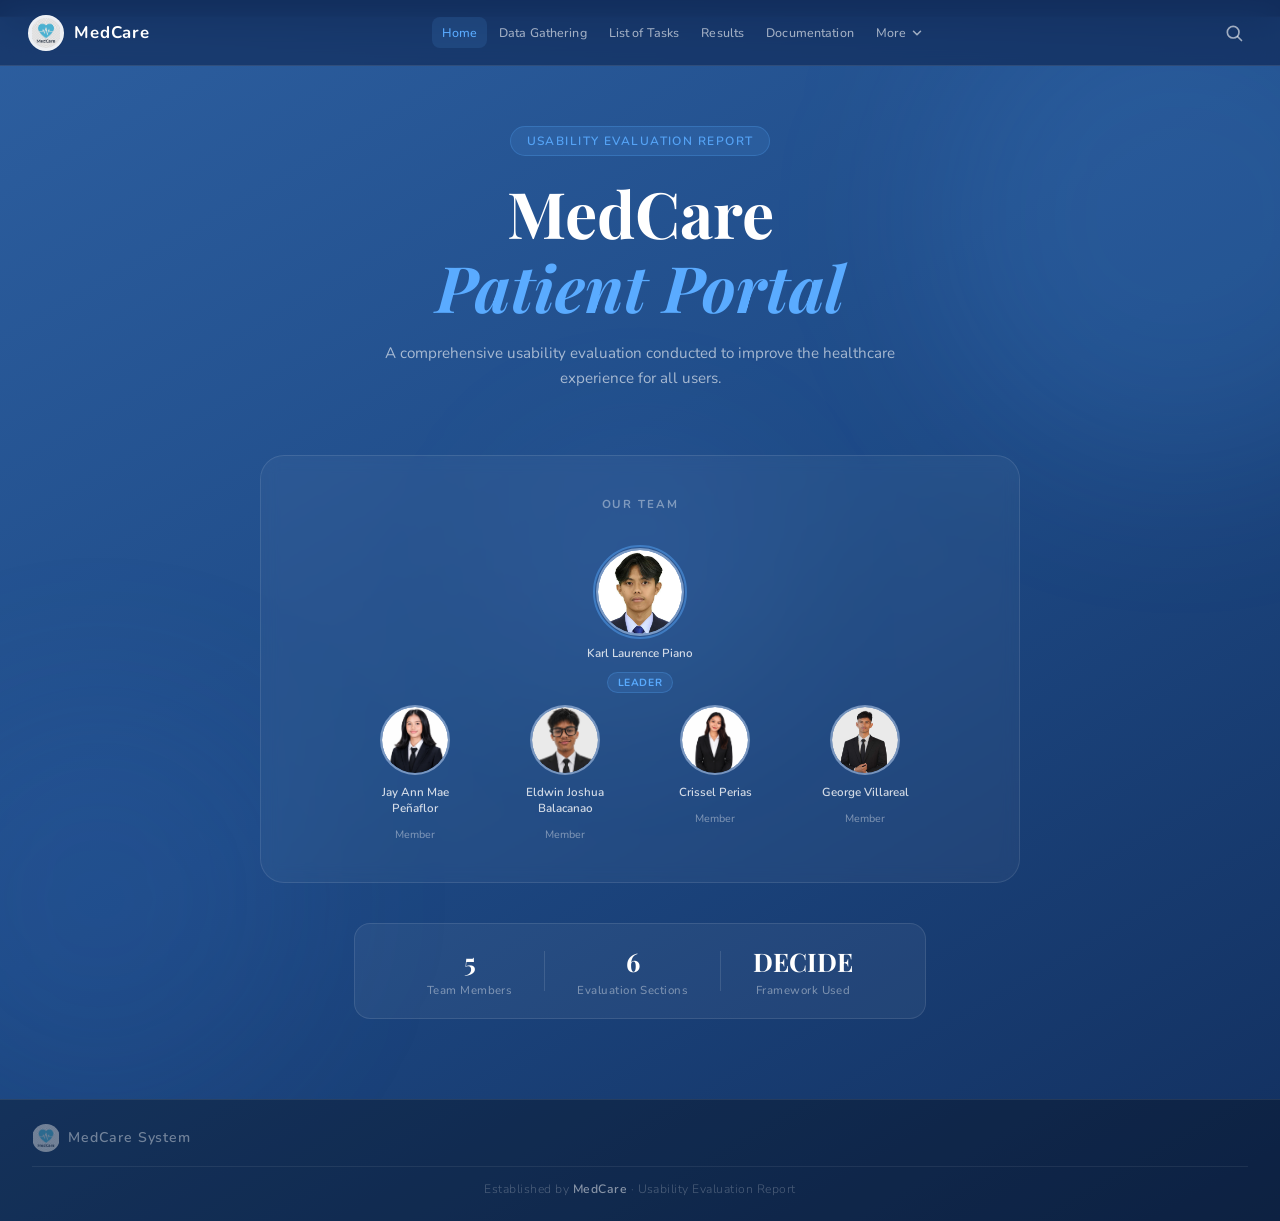
<file: index.html>
<!DOCTYPE html>
<html lang="en">
<head>
<meta charset="UTF-8" />
<meta name="viewport" content="width=device-width, initial-scale=1.0"/>
<title>MedCare – Usability Evaluation</title>
<link href="https://fonts.googleapis.com/css2?family=Playfair+Display:ital,wght@0,600;0,700;1,600&family=Nunito:wght@300;400;500;600;700&display=swap" rel="stylesheet"/>
<link rel="stylesheet" href="style.css">
</head>
<body>

<!-- SEARCH OVERLAY -->
<div class="search-overlay" id="searchOverlay">
  <div class="search-box">
    <svg class="search-icon-overlay" viewBox="0 0 24 24" fill="none" xmlns="http://www.w3.org/2000/svg" width="20" height="20">
      <circle cx="11" cy="11" r="7" stroke="currentColor" stroke-width="2"/>
      <path d="M16.5 16.5L21 21" stroke="currentColor" stroke-width="2" stroke-linecap="round"/>
    </svg>
    <input type="text" id="searchInput" placeholder="Search topics, sections…" autocomplete="off"/>
    <button class="search-close" id="searchClose" title="Close">
      <svg viewBox="0 0 24 24" fill="none" xmlns="http://www.w3.org/2000/svg" width="20" height="20">
        <path d="M18 6L6 18M6 6l12 12" stroke="currentColor" stroke-width="2" stroke-linecap="round"/>
      </svg>
    </button>
  </div>
  <div class="search-results" id="searchResults">
    <p class="search-hint">Type to search sections…</p>
  </div>
</div>

<!-- NAVBAR -->
<nav id="mainNav">
  <div class="nav-brand">
    <div class="nav-icon">
      <img src="MC_logo.png" alt="MedCare Logo" width="30" height="30" style="object-fit:contain;border-radius:50%;"/>
    </div>
    <span class="nav-title">MedCare</span>
  </div>

  <!-- DESKTOP NAV LINKS -->
  <ul class="nav-links" id="navLinks">
    <li><a href="#home" class="nav-link active">Home</a></li>
    <li><a href="data_gathering.html" class="nav-link">Data Gathering</a></li>
    <li><a href="task.html" class="nav-link">List of Tasks</a></li>
    <li><a href="results.html" class="nav-link">Results</a></li>
    <li><a href="documentation.html" class="nav-link">Documentation</a></li>
    <li class="nav-more-wrap">
      <button class="nav-link nav-more-btn" id="moreBtn">
        More
        <svg viewBox="0 0 16 16" fill="none" width="14" height="14">
          <path d="M4 6l4 4 4-4" stroke="currentColor" stroke-width="1.8" stroke-linecap="round" stroke-linejoin="round"/>
        </svg>
      </button>
      <div class="dropdown-menu" id="dropdownMenu">
        <a href="reflect.html" class="dropdown-item">Reflections</a>
        <a href="findings.html" class="dropdown-item">Additional Findings</a>
        <a href="prototype.html" class="dropdown-item">Prototype Walkthrough</a>
        <a href="videodemo.html" class="dropdown-item">Video Demonstration</a>
      </div>
    </li>
  </ul>

  <div class="nav-actions">
    <button class="search-btn" id="searchBtn" title="Search">
      <svg viewBox="0 0 24 24" fill="none" xmlns="http://www.w3.org/2000/svg" width="20" height="20">
        <circle cx="11" cy="11" r="7" stroke="currentColor" stroke-width="2"/>
        <path d="M16.5 16.5L21 21" stroke="currentColor" stroke-width="2" stroke-linecap="round"/>
      </svg>
    </button>
    <button class="hamburger" id="hamburger" title="Menu">
      <span></span><span></span><span></span>
    </button>
  </div>
</nav>

<!-- MOBILE MENU -->
<div class="mobile-menu" id="mobileMenu">
  <a href="index.html" class="mobile-link active">Home</a>
  <a href="data_gathering.html" class="mobile-link">Data Gathering</a>
  <a href="task.html" class="mobile-link">List of Tasks </a>
  <a href="results.html" class="mobile-link">Results </a>
  <a href="documentation.html" class="mobile-link">Documentation</a>
  <div class="mobile-divider"></div>
  <p class="mobile-section-label">More</p>
  <a href="reflect.html" class="mobile-link">Reflections</a>
  <a href="findings.html" class="mobile-link">Additional Findings</a>
  <a href="prototype.html" class="mobile-link">Prototype Walkthrough</a>
  <a href="videodemo.html" class="mobile-link">Video Demonstration</a>
</div>

<!-- MAIN CONTENT -->
<main id="home">

  <!-- DECORATIVE BACKGROUND SHAPES -->
  <div class="bg-orb orb1"></div>
  <div class="bg-orb orb2"></div>
  <div class="bg-orb orb3"></div>

  <div class="hero-title">
    <div class="hero-badge">Usability Evaluation Report</div>
    <h1>MedCare<br/><em>Patient Portal</em></h1>
    <p class="hero-sub">A comprehensive usability evaluation conducted to improve the healthcare experience for all users.</p>
  </div>

  <section class="team-section" id="team">
    <h2 class="team-heading">Our Team</h2>

    <!-- Leader row -->
    <div class="team-row leader-row">
      <div class="member leader-member">
        <div class="avatar leader-avatar">
          <div class="avatar-inner" style="padding:0;overflow:hidden;">
            <img src="k.jpeg" alt="Karl Laurence Piano" style="width:100%;height:100%;object-fit:cover;border-radius:50%;display:block;"/>
          </div>
          <div class="avatar-ring"></div>
        </div>
        <div class="member-name">Karl Laurence Piano</div>
        <div class="member-role leader-badge">Leader</div>
      </div>
    </div>

    <!-- Members row -->
    <div class="team-row members-row">
      <div class="member">
        <div class="avatar">
          <div class="avatar-inner" style="padding:0;overflow:hidden;">
            <img src="j.png" alt="Jay Ann Mae Peñaflor" style="width:100%;height:100%;object-fit:cover;border-radius:50%;display:block;"/>
          </div>
        </div>
        <div class="member-name">Jay Ann Mae Peñaflor</div>
        <div class="member-role">Member</div>
      </div>
      <div class="member">
        <div class="avatar">
          <div class="avatar-inner" style="padding:0;overflow:hidden;">
            <img src="E.jpeg" alt="Eldwin Joshua Balacanao" style="width:100%;height:100%;object-fit:cover;border-radius:50%;display:block;"/>
          </div>
        </div>
        <div class="member-name">Eldwin Joshua Balacanao</div>
        <div class="member-role">Member</div>
      </div>
      <div class="member">
        <div class="avatar">
          <div class="avatar-inner" style="padding:0;overflow:hidden;">
            <img src="c.png" alt="Crissel Perias" style="width:100%;height:100%;object-fit:cover;border-radius:50%;display:block;"/>
          </div>
        </div>
        <div class="member-name">Crissel Perias</div>
        <div class="member-role">Member</div>
      </div>
      <div class="member">
        <div class="avatar">
          <div class="avatar-inner" style="padding:0;overflow:hidden;">
            <img src="g.jpg" alt="George Villareal" style="width:100%;height:100%;object-fit:cover;border-radius:50%;display:block;"/>
          </div>
        </div>
        <div class="member-name">George Villareal</div>
        <div class="member-role">Member</div>
      </div>
    </div>
  </section>

  <!-- STATS STRIP -->
  <div class="stats-strip">
    <div class="stat-item">
      <span class="stat-num">5</span>
      <span class="stat-label">Team Members</span>
    </div>
    <div class="stat-divider"></div>
    <div class="stat-item">
      <span class="stat-num">6</span>
      <span class="stat-label">Evaluation Sections</span>
    </div>
    <div class="stat-divider"></div>
    <div class="stat-item">
      <span class="stat-num">DECIDE</span>
      <span class="stat-label">Framework Used</span>
    </div>
  </div>
</main>

<!-- FOOTER -->
<footer>
  <div class="footer-top">
    <div class="footer-logo">
      <img src="MC_logo.png" alt="MedCare Logo" width="28" height="28" style="object-fit:contain;opacity:0.45;border-radius:50%;"/>
      <span class="footer-brand">MedCare System</span>
    </div>

  </div>
  <div class="footer-bottom" style="text-align:center;">
    <p class="footer-text">Established by <span class="footer-highlight">MedCare</span> · Usability Evaluation Report</p>
  </div>
</footer>

<script src="script.js"></script>
</body>
</html>
</file>
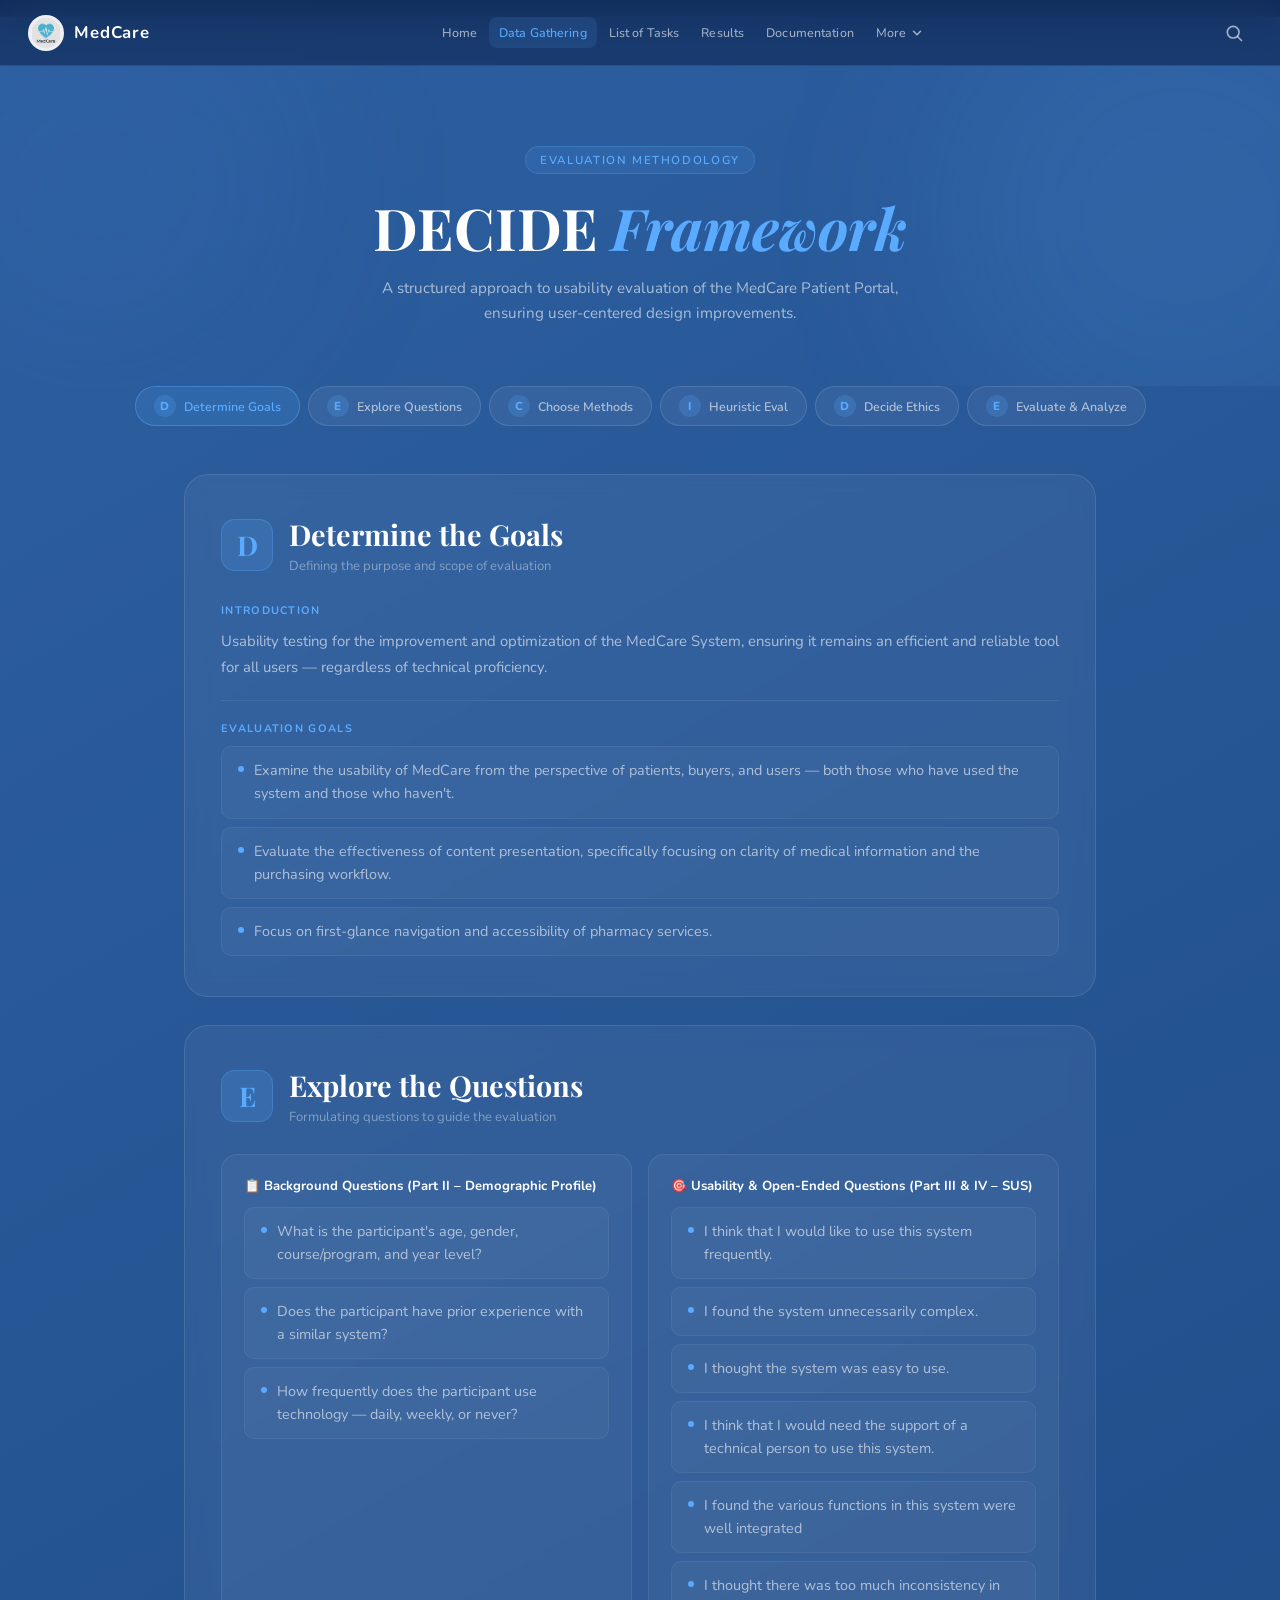
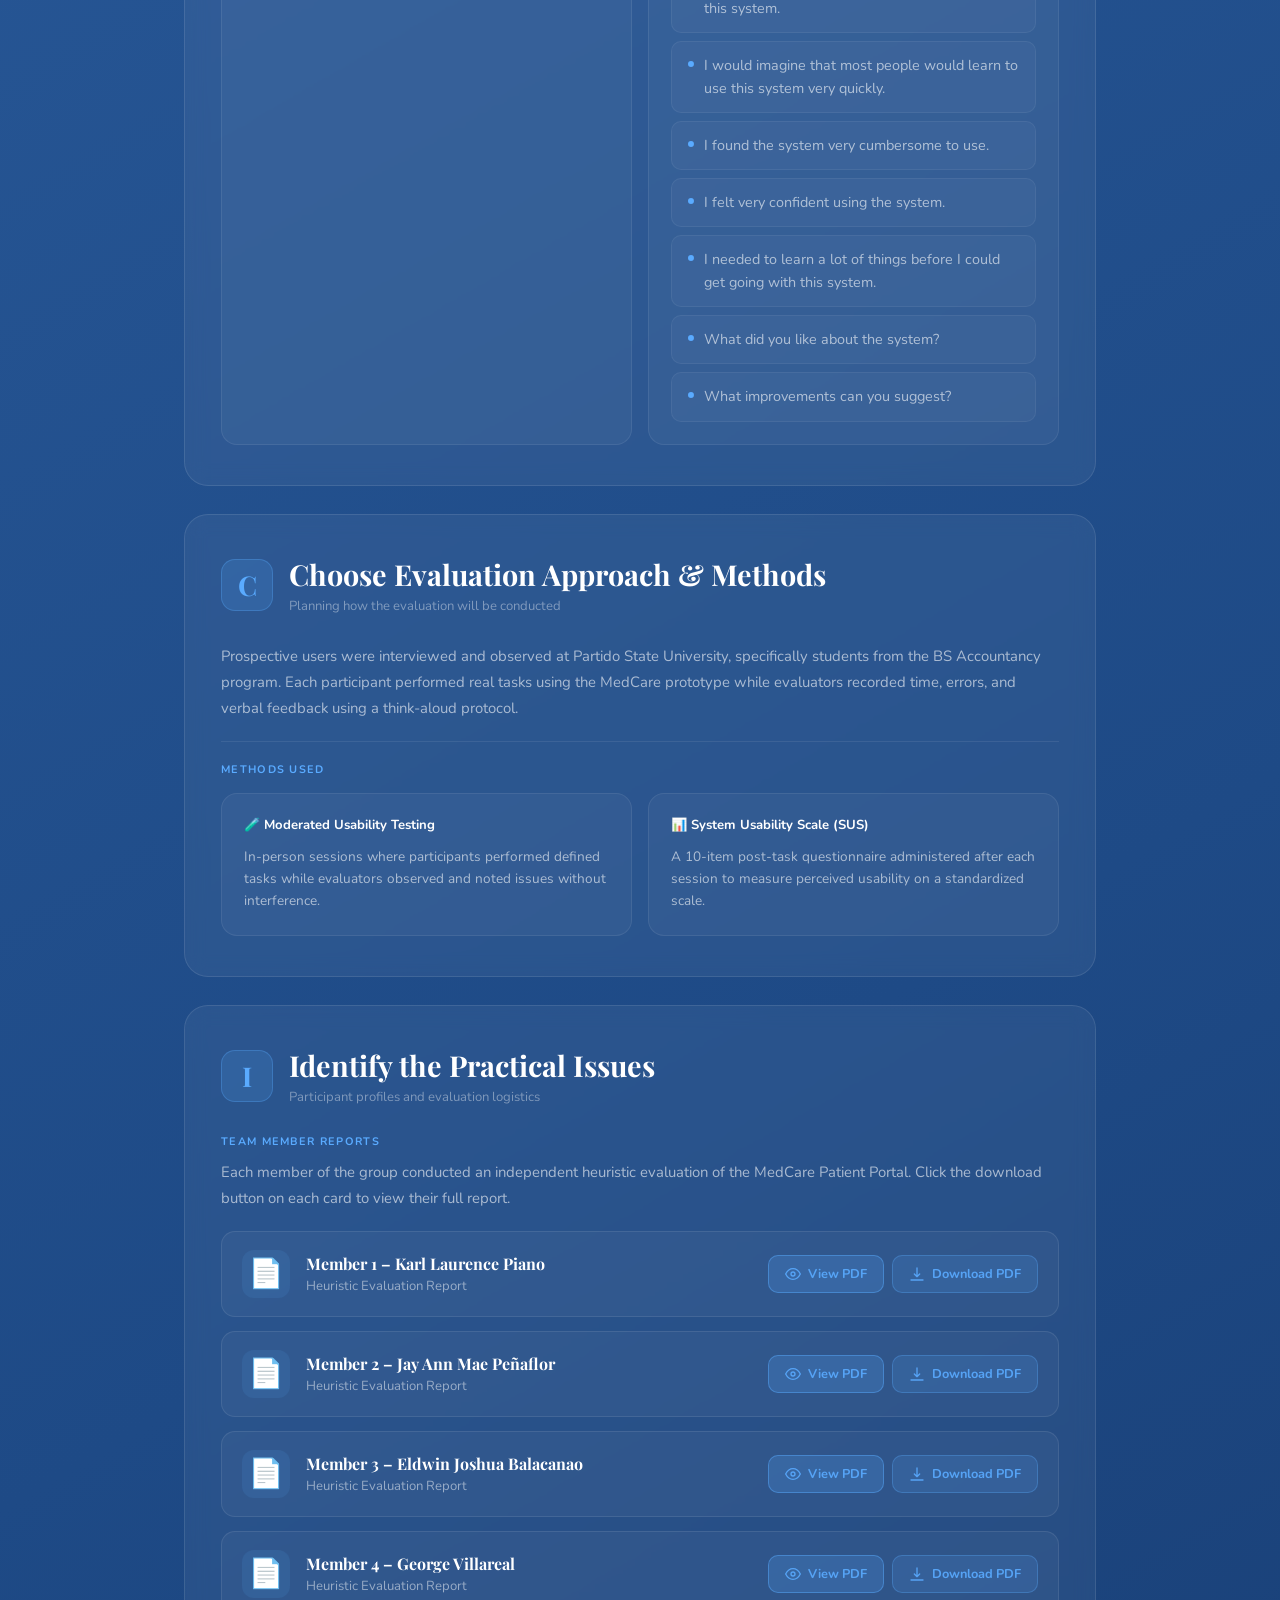
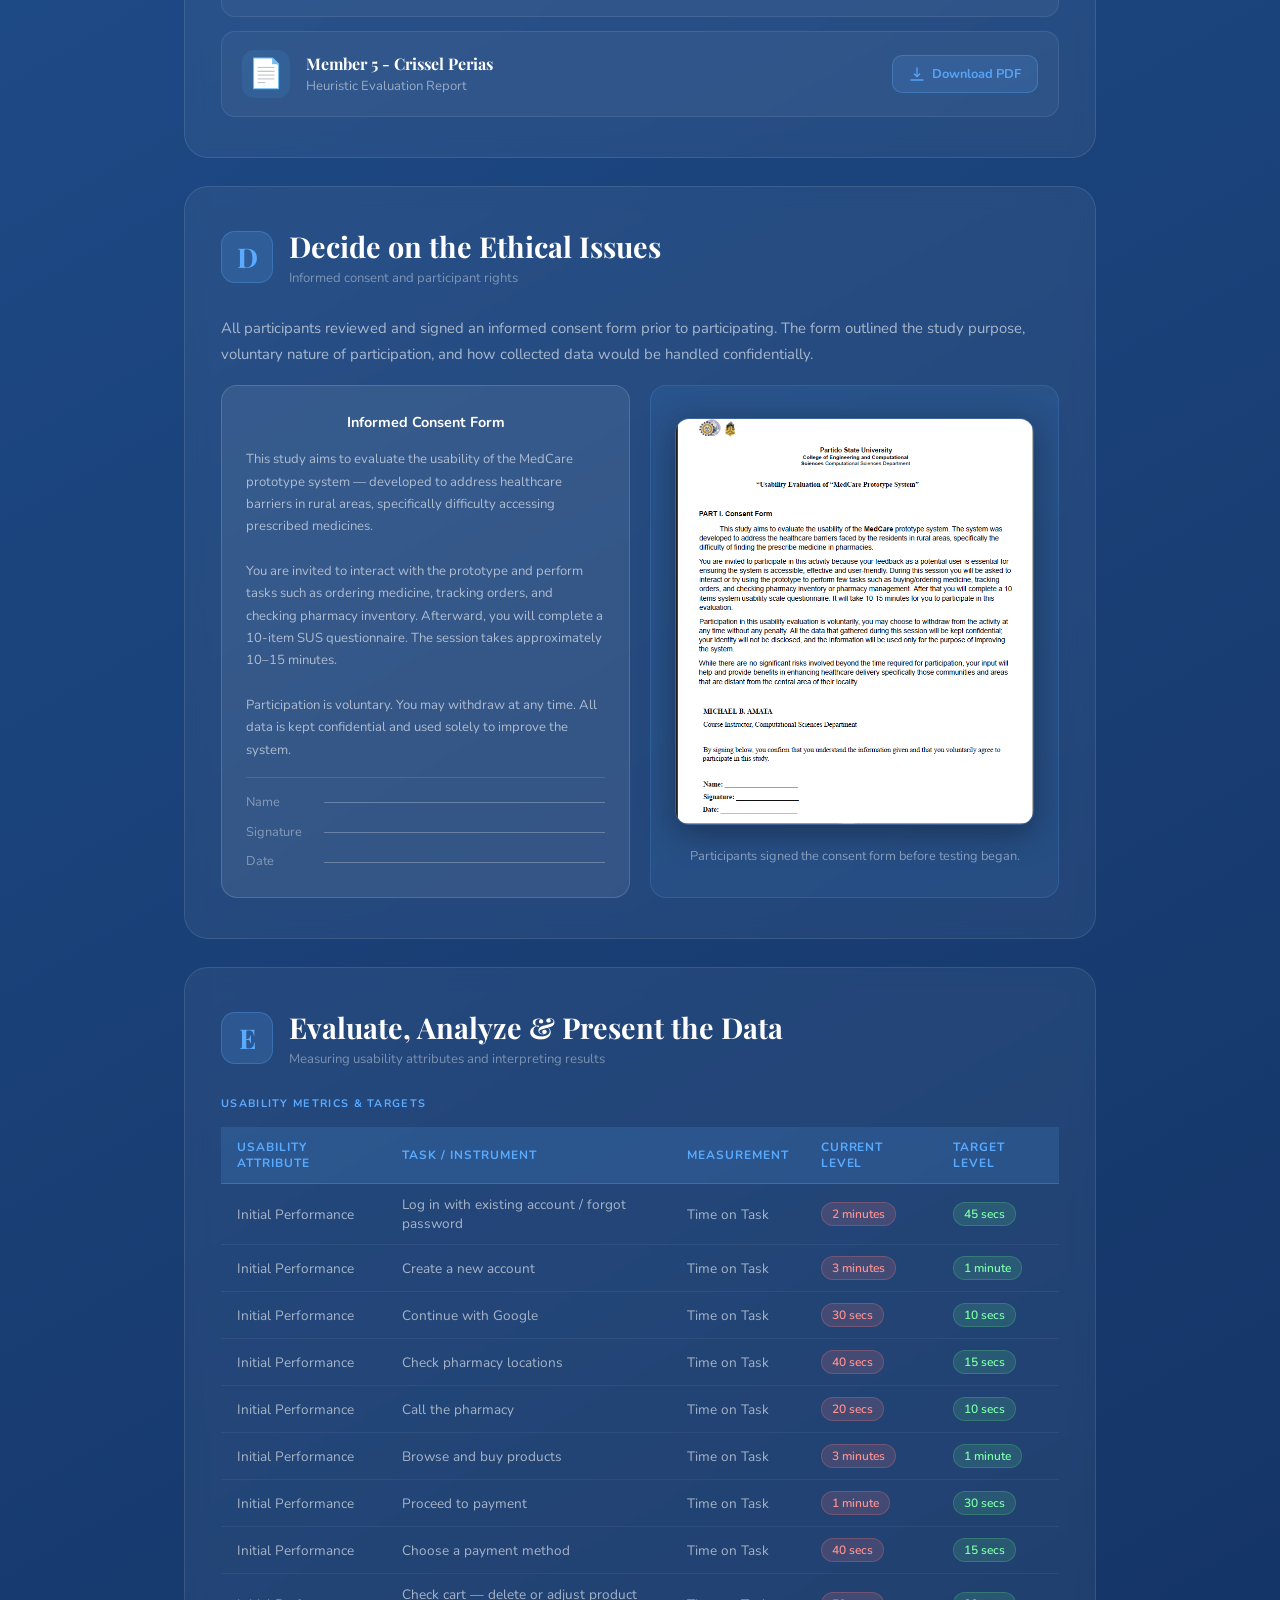
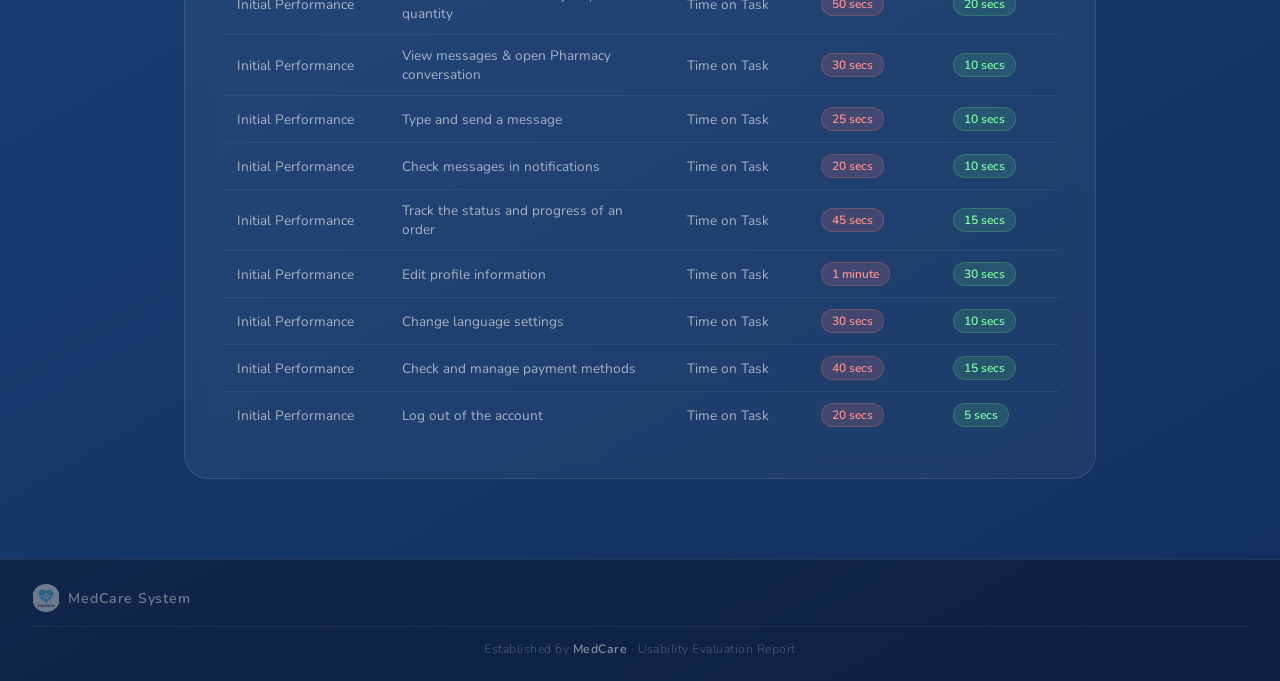
<file: data_gathering.html>
<!DOCTYPE html>
<html lang="en">
<head>
  <meta charset="UTF-8" />
  <meta name="viewport" content="width=device-width, initial-scale=1.0"/>
  <title>Data Gathering – MedCare</title>
  <link href="https://fonts.googleapis.com/css2?family=Playfair+Display:ital,wght@0,600;0,700;1,600&family=Nunito:wght@300;400;500;600;700&display=swap" rel="stylesheet"/>
  <link rel="stylesheet" href="style.css">
  
</head>
<body>

<!-- SEARCH OVERLAY -->
<div class="search-overlay" id="searchOverlay">
  <div class="search-box">
    <svg class="search-icon-overlay" viewBox="0 0 24 24" fill="none" width="20" height="20">
      <circle cx="11" cy="11" r="7" stroke="currentColor" stroke-width="2"/>
      <path d="M16.5 16.5L21 21" stroke="currentColor" stroke-width="2" stroke-linecap="round"/>
    </svg>
    <input type="text" id="searchInput" placeholder="Search topics, sections…" autocomplete="off"/>
    <button class="search-close" id="searchClose" title="Close">
      <svg viewBox="0 0 24 24" fill="none" width="20" height="20">
        <path d="M18 6L6 18M6 6l12 12" stroke="currentColor" stroke-width="2" stroke-linecap="round"/>
      </svg>
    </button>
  </div>
  <div class="search-results" id="searchResults">
    <p class="search-hint">Type to search sections…</p>
  </div>
</div>

<!-- NAVBAR -->
<nav id="mainNav">
  <div class="nav-brand">
    <div class="nav-icon">
      <img src="MC_logo.png" alt="MedCare Logo" width="30" height="30" style="object-fit:contain;border-radius:50%;"/>
    </div>
    <span class="nav-title">MedCare</span>
  </div>
  <ul class="nav-links" id="navLinks">
    <li><a href="index.html" class="nav-link">Home</a></li>
    <li><a href="data_gathering.html" class="nav-link active">Data Gathering</a></li>
    <li><a href="task.html" class="nav-link">List of Tasks</a></li>
    <li><a href="results.html" class="nav-link">Results</a></li>
    <li><a href="documentation.html" class="nav-link">Documentation</a></li>
    <li class="nav-more-wrap">
      <button class="nav-link nav-more-btn" id="moreBtn">
        More
        <svg viewBox="0 0 16 16" fill="none" width="14" height="14">
          <path d="M4 6l4 4 4-4" stroke="currentColor" stroke-width="1.8" stroke-linecap="round" stroke-linejoin="round"/>
        </svg>
      </button>
      <div class="dropdown-menu" id="dropdownMenu">
        <a href="reflect.html" class="dropdown-item">Reflections</a>
        <a href="findings.html" class="dropdown-item">Additional Findings</a>
        <a href="prototype.html" class="dropdown-item">Prototype Walkthrough</a>
        <a href="videodemo.html" class="dropdown-item">Video Demonstration</a>
      </div>
    </li>
  </ul>
  <div class="nav-actions">
    <button class="search-btn" id="searchBtn" title="Search">
      <svg viewBox="0 0 24 24" fill="none" width="20" height="20">
        <circle cx="11" cy="11" r="7" stroke="currentColor" stroke-width="2"/>
        <path d="M16.5 16.5L21 21" stroke="currentColor" stroke-width="2" stroke-linecap="round"/>
      </svg>
    </button>
    <button class="hamburger" id="hamburger" title="Menu">
      <span></span><span></span><span></span>
    </button>
  </div>
</nav>

<!-- MOBILE MENU -->
<div class="mobile-menu" id="mobileMenu">
  <a href="index.html" class="mobile-link">Home</a>
  <a href="data_gathering.html" class="mobile-link active">Data Gathering</a>
  <a href="task.html" class="mobile-link">List of Tasks</a>
  <a href="results.html" class="mobile-link">Results</a>
  <a href="documentation.html" class="mobile-link">Documentation</a>
  <div class="mobile-divider"></div>
  <p class="mobile-section-label">More</p>
  <a href="reflect.html" class="mobile-link">Reflections</a>
  <a href="findings.html" class="mobile-link">Additional Findings</a>
  <a href="prototype.html" class="mobile-link">Prototype Walkthrough</a>
  <a href="videodemo.html" class="mobile-link">Video Demonstration</a>
</div>

<!-- HERO -->
<div class="decide-hero">
  <div class="orb1"></div>
  <div class="orb2"></div>
  <div class="decide-hero-content">
    <div class="decide-hero-badge">Evaluation Methodology</div>
    <h1>DECIDE <em>Framework</em></h1>
    <p>A structured approach to usability evaluation of the MedCare Patient Portal, ensuring user-centered design improvements.</p>
  </div>
</div>

<!-- STEP PILLS -->
<div class="decide-steps-nav">
  <a href="#step-d1" class="step-pill active"><span class="step-pill-letter">D</span> Determine Goals</a>
  <a href="#step-e1" class="step-pill"><span class="step-pill-letter">E</span> Explore Questions</a>
  <a href="#step-c" class="step-pill"><span class="step-pill-letter">C</span> Choose Methods</a>
  <a href="#step-i" class="step-pill"><span class="step-pill-letter">I</span> Heuristic Eval</a>
  <a href="#step-d2" class="step-pill"><span class="step-pill-letter">D</span> Decide Ethics</a>
  <a href="#step-e2" class="step-pill"><span class="step-pill-letter">E</span> Evaluate &amp; Analyze</a>
</div>

<!-- MAIN CONTENT -->
<div class="decide-content">

  <!-- D1 -->
  <div class="decide-card" id="step-d1">
    <div class="decide-card-header">
      <div class="decide-letter-badge">D</div>
      <div>
        <h2>Determine the Goals</h2>
        <p class="card-subtitle">Defining the purpose and scope of evaluation</p>
      </div>
    </div>
    <span class="section-label">Introduction</span>
    <p class="decide-text">
      Usability testing for the improvement and optimization of the MedCare System, ensuring it remains an efficient and reliable tool for all users — regardless of technical proficiency.
    </p>
    <div class="card-divider"></div>
    <span class="section-label">Evaluation Goals</span>
    <ul class="decide-list">
      <li>Examine the usability of MedCare from the perspective of patients, buyers, and users — both those who have used the system and those who haven't.</li>
      <li>Evaluate the effectiveness of content presentation, specifically focusing on clarity of medical information and the purchasing workflow.</li>
      <li>Focus on first-glance navigation and accessibility of pharmacy services.</li>
    </ul>
  </div>

  <!-- E1 -->
  <div class="decide-card" id="step-e1">
    <div class="decide-card-header">
      <div class="decide-letter-badge">E</div>
      <div>
        <h2>Explore the Questions</h2>
        <p class="card-subtitle">Formulating questions to guide the evaluation</p>
      </div>
    </div>
    <div class="two-col">
      <div class="sub-card">
        <h4>📋 Background Questions (Part II – Demographic Profile)</h4>
        <ul class="decide-list">
          <li>What is the participant's age, gender, course/program, and year level?</li>
          <li>Does the participant have prior experience with a similar system?</li>
          <li>How frequently does the participant use technology — daily, weekly, or never?</li>
        </ul>
      </div>
      <div class="sub-card">
        <h4>🎯 Usability & Open-Ended Questions (Part III & IV – SUS)</h4>
        <ul class="decide-list">
          <li>I think that I would like to use this system frequently.</li>
          <li>I found the system unnecessarily complex.</li>
          <li>I thought the system was easy to use.</li>
          <li>I think that I would need the support of a technical person to use this system.</li>
          <li>I found the various functions in this system were well integrated</li>
          <li>I thought there was too much inconsistency in this system.</li>
          <li>I would imagine that most people would learn to use this system very quickly.</li>
          <li>I found the system very cumbersome to use.</li>
          <li>I felt very confident using the system.</li>
          <li>I needed to learn a lot of things before I could get going with this system.</li>
          <li>What did you like about the system?</li>
          <li>What improvements can you suggest?</li>
        </ul>
      </div>
    </div>
  </div>

  <!-- C -->
  <div class="decide-card" id="step-c">
    <div class="decide-card-header">
      <div class="decide-letter-badge">C</div>
      <div>
        <h2>Choose Evaluation Approach &amp; Methods</h2>
        <p class="card-subtitle">Planning how the evaluation will be conducted</p>
      </div>
    </div>
    <p class="decide-text">
      Prospective users were interviewed and observed at Partido State University, specifically students from the BS Accountancy program. Each participant performed real tasks using the MedCare prototype while evaluators recorded time, errors, and verbal feedback using a think-aloud protocol.
    </p>
    <div class="card-divider"></div>
    <span class="section-label">Methods Used</span>
    <div class="two-col">
      <div class="sub-card">
        <h4>🧪 Moderated Usability Testing</h4>
        <p style="font-size:0.85rem;color:var(--white-60);line-height:1.65;">In-person sessions where participants performed defined tasks while evaluators observed and noted issues without interference.</p>
      </div>
      <div class="sub-card">
        <h4>📊 System Usability Scale (SUS)</h4>
        <p style="font-size:0.85rem;color:var(--white-60);line-height:1.65;">A 10-item post-task questionnaire administered after each session to measure perceived usability on a standardized scale.</p>
      </div>
    </div>
  </div>

  <!-- I -->
  <div class="decide-card" id="step-i">
    <div class="decide-card-header">
      <div class="decide-letter-badge">I</div>
      <div>
        <h2>Identify the Practical Issues</h2>
        <p class="card-subtitle">Participant profiles and evaluation logistics</p>
      </div>
    </div>
    <span class="section-label">Team Member Reports</span>
    <p class="decide-text">Each member of the group conducted an independent heuristic evaluation of the MedCare Patient Portal. Click the download button on each card to view their full report.</p>

    <div class="heuristic-grid">

      <div class="heuristic-card">
        <div class="heuristic-icon">📄</div>
        <div class="heuristic-info">
          <h4>Member 1 – Karl Laurence Piano</h4>
          <p class="heuristic-name">Heuristic Evaluation Report</p>
        </div>
        <div style="display:flex;gap:8px;flex-wrap:wrap;justify-content:flex-end;">
          <a href="Piano_Heuristic_Evaluation_Notification.pdf" target="_blank" class="heuristic-btn" style="background:rgba(90,171,255,0.20);border-color:rgba(90,171,255,0.45);">
            <svg viewBox="0 0 24 24" fill="none" width="16" height="16"><path d="M1 12s4-8 11-8 11 8 11 8-4 8-11 8-11-8-11-8z" stroke="currentColor" stroke-width="2"/><circle cx="12" cy="12" r="3" stroke="currentColor" stroke-width="2"/></svg>
            View PDF
          </a>
          <a href="Piano_Heuristic_Evaluation_Notification.pdf" class="heuristic-btn" download>
            <svg viewBox="0 0 24 24" fill="none" width="16" height="16"><path d="M12 3v13m0 0l-4-4m4 4l4-4" stroke="currentColor" stroke-width="2" stroke-linecap="round" stroke-linejoin="round"/><path d="M3 21h18" stroke="currentColor" stroke-width="2" stroke-linecap="round"/></svg>
            Download PDF
          </a>
        </div>
      </div>

      <div class="heuristic-card">
        <div class="heuristic-icon">📄</div>
        <div class="heuristic-info">
          <h4>Member 2 – Jay Ann Mae Peñaflor</h4>
          <p class="heuristic-name">Heuristic Evaluation Report</p>
        </div>
        <div style="display:flex;gap:8px;flex-wrap:wrap;justify-content:flex-end;">
          <a href="PEÑAFLOR_Heuristic_Evaluation_Workbook.pdf" target="_blank" class="heuristic-btn" style="background:rgba(90,171,255,0.20);border-color:rgba(90,171,255,0.45);">
            <svg viewBox="0 0 24 24" fill="none" width="16" height="16"><path d="M1 12s4-8 11-8 11 8 11 8-4 8-11 8-11-8-11-8z" stroke="currentColor" stroke-width="2"/><circle cx="12" cy="12" r="3" stroke="currentColor" stroke-width="2"/></svg>
            View PDF
          </a>
          <a href="PEÑAFLOR_Heuristic_Evaluation_Workbook.pdf" class="heuristic-btn" download>
            <svg viewBox="0 0 24 24" fill="none" width="16" height="16"><path d="M12 3v13m0 0l-4-4m4 4l4-4" stroke="currentColor" stroke-width="2" stroke-linecap="round" stroke-linejoin="round"/><path d="M3 21h18" stroke="currentColor" stroke-width="2" stroke-linecap="round"/></svg>
            Download PDF
          </a>
        </div>
      </div>

      <div class="heuristic-card">
        <div class="heuristic-icon">📄</div>
        <div class="heuristic-info">
          <h4>Member 3 – Eldwin Joshua Balacanao</h4>
          <p class="heuristic-name">Heuristic Evaluation Report</p>
        </div>
        <div style="display:flex;gap:8px;flex-wrap:wrap;justify-content:flex-end;">
          <a href="Balacanao_Heuristic_Evaluation_Workbook_HomePage.pdf" target="_blank" class="heuristic-btn" style="background:rgba(90,171,255,0.20);border-color:rgba(90,171,255,0.45);">
            <svg viewBox="0 0 24 24" fill="none" width="16" height="16"><path d="M1 12s4-8 11-8 11 8 11 8-4 8-11 8-11-8-11-8z" stroke="currentColor" stroke-width="2"/><circle cx="12" cy="12" r="3" stroke="currentColor" stroke-width="2"/></svg>
            View PDF
          </a>
          <a href="Balacanao_Heuristic_Evaluation_Workbook_HomePage.pdf" class="heuristic-btn" download>
            <svg viewBox="0 0 24 24" fill="none" width="16" height="16"><path d="M12 3v13m0 0l-4-4m4 4l4-4" stroke="currentColor" stroke-width="2" stroke-linecap="round" stroke-linejoin="round"/><path d="M3 21h18" stroke="currentColor" stroke-width="2" stroke-linecap="round"/></svg>
            Download PDF
          </a>
        </div>
      </div>

      <div class="heuristic-card">
        <div class="heuristic-icon">📄</div>
        <div class="heuristic-info">
          <h4>Member 4 – George Villareal</h4>
          <p class="heuristic-name">Heuristic Evaluation Report</p>
        </div>
        <div style="display:flex;gap:8px;flex-wrap:wrap;justify-content:flex-end;">
          <a href="Villareal_Heuristic_Evaluation_Workbook_Profile.pdf" target="_blank" class="heuristic-btn" style="background:rgba(90,171,255,0.20);border-color:rgba(90,171,255,0.45);">
            <svg viewBox="0 0 24 24" fill="none" width="16" height="16"><path d="M1 12s4-8 11-8 11 8 11 8-4 8-11 8-11-8-11-8z" stroke="currentColor" stroke-width="2"/><circle cx="12" cy="12" r="3" stroke="currentColor" stroke-width="2"/></svg>
            View PDF
          </a>
          <a href="Villareal_Heuristic_Evaluation_Workbook_Profile.pdf" class="heuristic-btn" download>
            <svg viewBox="0 0 24 24" fill="none" width="16" height="16"><path d="M12 3v13m0 0l-4-4m4 4l4-4" stroke="currentColor" stroke-width="2" stroke-linecap="round" stroke-linejoin="round"/><path d="M3 21h18" stroke="currentColor" stroke-width="2" stroke-linecap="round"/></svg>
            Download PDF
          </a>
        </div>
      </div>

      <div class="heuristic-card">
        <div class="heuristic-icon">📄</div>
        <div class="heuristic-info">
          <h4>Member 5 - Crissel Perias</h4>
          <p class="heuristic-name">Heuristic Evaluation Report</p>
        </div>
        <a href="Heuristic_Evaluation_Workbook_PERIAS (1).pdf" target="_blank" class="heuristic-btn" download>
          <svg viewBox="0 0 24 24" fill="none" width="16" height="16"><path d="M12 3v13m0 0l-4-4m4 4l4-4" stroke="currentColor" stroke-width="2" stroke-linecap="round" stroke-linejoin="round"/><path d="M3 21h18" stroke="currentColor" stroke-width="2" stroke-linecap="round"/></svg>
          Download PDF
        </a>
      </div>

    </div>
  </div>

  <!-- D2 -->
  <div class="decide-card" id="step-d2">
    <div class="decide-card-header">
      <div class="decide-letter-badge">D</div>
      <div>
        <h2>Decide on the Ethical Issues</h2>
        <p class="card-subtitle">Informed consent and participant rights</p>
      </div>
    </div>
    <p class="decide-text">
      All participants reviewed and signed an informed consent form prior to participating. The form outlined the study purpose, voluntary nature of participation, and how collected data would be handled confidentially.
    </p>
    <div class="consent-grid">
      <div class="consent-doc">
        <h4>Informed Consent Form</h4>
        <p>This study aims to evaluate the usability of the MedCare prototype system — developed to address healthcare barriers in rural areas, specifically difficulty accessing prescribed medicines.</p>
        <br/>
        <p>You are invited to interact with the prototype and perform tasks such as ordering medicine, tracking orders, and checking pharmacy inventory. Afterward, you will complete a 10-item SUS questionnaire. The session takes approximately 10–15 minutes.</p>
        <br/>
        <p>Participation is voluntary. You may withdraw at any time. All data is kept confidential and used solely to improve the system.</p>
        <div class="sign-line">
          <div class="sign-field"><span>Name</span><div class="line"></div></div>
          <div class="sign-field"><span>Signature</span><div class="line"></div></div>
          <div class="sign-field"><span>Date</span><div class="line"></div></div>
        </div>
      </div>
      <div class="consent-photo">
        <img src="consent.png" alt="Informed Consent Form" style="width:100%;border-radius:14px;border:1px solid rgba(255,255,255,0.10);box-shadow:0 8px 32px rgba(0,0,0,0.35);display:block;"/>
        <p style="margin-top:10px;font-size:0.80rem;color:rgba(255,255,255,0.45);text-align:center;">Participants signed the consent form before testing began.</p>
      </div>
    </div>
  </div>

  <!-- E2 -->
  <div class="decide-card" id="step-e2">
    <div class="decide-card-header">
      <div class="decide-letter-badge">E</div>
      <div>
        <h2>Evaluate, Analyze &amp; Present the Data</h2>
        <p class="card-subtitle">Measuring usability attributes and interpreting results</p>
      </div>
    </div>
    <span class="section-label">Usability Metrics &amp; Targets</span>
    <div class="metrics-table-wrap">
      <table class="metrics-table">
        <thead>
          <tr>
            <th>Usability Attribute</th>
            <th>Task / Instrument</th>
            <th>Measurement</th>
            <th>Current Level</th>
            <th>Target Level</th>
          </tr>
        </thead>
        <tbody>
          <!-- Log In -->
          <tr>
            <td>Initial Performance</td><td>Log in with existing account / forgot password</td><td>Time on Task</td>
            <td><span class="badge-current">2 minutes</span></td>
            <td><span class="badge-target">45 secs</span></td>
          </tr>
          <tr>
            <td>Initial Performance</td><td>Create a new account</td><td>Time on Task</td>
            <td><span class="badge-current">3 minutes</span></td>
            <td><span class="badge-target">1 minute</span></td>
          </tr>
          <tr>
            <td>Initial Performance</td><td>Continue with Google</td><td>Time on Task</td>
            <td><span class="badge-current">30 secs</span></td>
            <td><span class="badge-target">10 secs</span></td>
          </tr>
          <!-- Homepage – Pharmacy -->
          <tr>
            <td>Initial Performance</td><td>Check pharmacy locations</td><td>Time on Task</td>
            <td><span class="badge-current">40 secs</span></td>
            <td><span class="badge-target">15 secs</span></td>
          </tr>
          <tr>
            <td>Initial Performance</td><td>Call the pharmacy</td><td>Time on Task</td>
            <td><span class="badge-current">20 secs</span></td>
            <td><span class="badge-target">10 secs</span></td>
          </tr>
          <!-- Homepage – Shop -->
          <tr>
            <td>Initial Performance</td><td>Browse and buy products</td><td>Time on Task</td>
            <td><span class="badge-current">3 minutes</span></td>
            <td><span class="badge-target">1 minute</span></td>
          </tr>
          <tr>
            <td>Initial Performance</td><td>Proceed to payment</td><td>Time on Task</td>
            <td><span class="badge-current">1 minute</span></td>
            <td><span class="badge-target">30 secs</span></td>
          </tr>
          <tr>
            <td>Initial Performance</td><td>Choose a payment method</td><td>Time on Task</td>
            <td><span class="badge-current">40 secs</span></td>
            <td><span class="badge-target">15 secs</span></td>
          </tr>
          <tr>
            <td>Initial Performance</td><td>Check cart — delete or adjust product quantity</td><td>Time on Task</td>
            <td><span class="badge-current">50 secs</span></td>
            <td><span class="badge-target">20 secs</span></td>
          </tr>
          <!-- Message -->
          <tr>
            <td>Initial Performance</td><td>View messages &amp; open Pharmacy conversation</td><td>Time on Task</td>
            <td><span class="badge-current">30 secs</span></td>
            <td><span class="badge-target">10 secs</span></td>
          </tr>
          <tr>
            <td>Initial Performance</td><td>Type and send a message</td><td>Time on Task</td>
            <td><span class="badge-current">25 secs</span></td>
            <td><span class="badge-target">10 secs</span></td>
          </tr>
          <!-- Notifications -->
          <tr>
            <td>Initial Performance</td><td>Check messages in notifications</td><td>Time on Task</td>
            <td><span class="badge-current">20 secs</span></td>
            <td><span class="badge-target">10 secs</span></td>
          </tr>
          <tr>
            <td>Initial Performance</td><td>Track the status and progress of an order</td><td>Time on Task</td>
            <td><span class="badge-current">45 secs</span></td>
            <td><span class="badge-target">15 secs</span></td>
          </tr>
          <!-- Profile -->
          <tr>
            <td>Initial Performance</td><td>Edit profile information</td><td>Time on Task</td>
            <td><span class="badge-current">1 minute</span></td>
            <td><span class="badge-target">30 secs</span></td>
          </tr>
          <tr>
            <td>Initial Performance</td><td>Change language settings</td><td>Time on Task</td>
            <td><span class="badge-current">30 secs</span></td>
            <td><span class="badge-target">10 secs</span></td>
          </tr>
          <tr>
            <td>Initial Performance</td><td>Check and manage payment methods</td><td>Time on Task</td>
            <td><span class="badge-current">40 secs</span></td>
            <td><span class="badge-target">15 secs</span></td>
          </tr>
          <tr>
            <td>Initial Performance</td><td>Log out of the account</td><td>Time on Task</td>
            <td><span class="badge-current">20 secs</span></td>
            <td><span class="badge-target">5 secs</span></td>
          </tr>
        </tbody>
      </table>
    </div>
  </div>

</div>

<!-- FOOTER -->
<footer>
  <div class="footer-top">
    <div class="footer-logo">
      <img src="MC_logo.png" alt="MedCare Logo" width="28" height="28" style="object-fit:contain;opacity:0.45;border-radius:50%;"/>
      <span class="footer-brand">MedCare System</span>
    </div>

  </div>
  <div class="footer-bottom" style="text-align:center;">
    <p class="footer-text">Established by <span class="footer-highlight">MedCare</span> · Usability Evaluation Report</p>
  </div>
</footer>

<script src="script.js"></script>
</body>
</html>
</file>
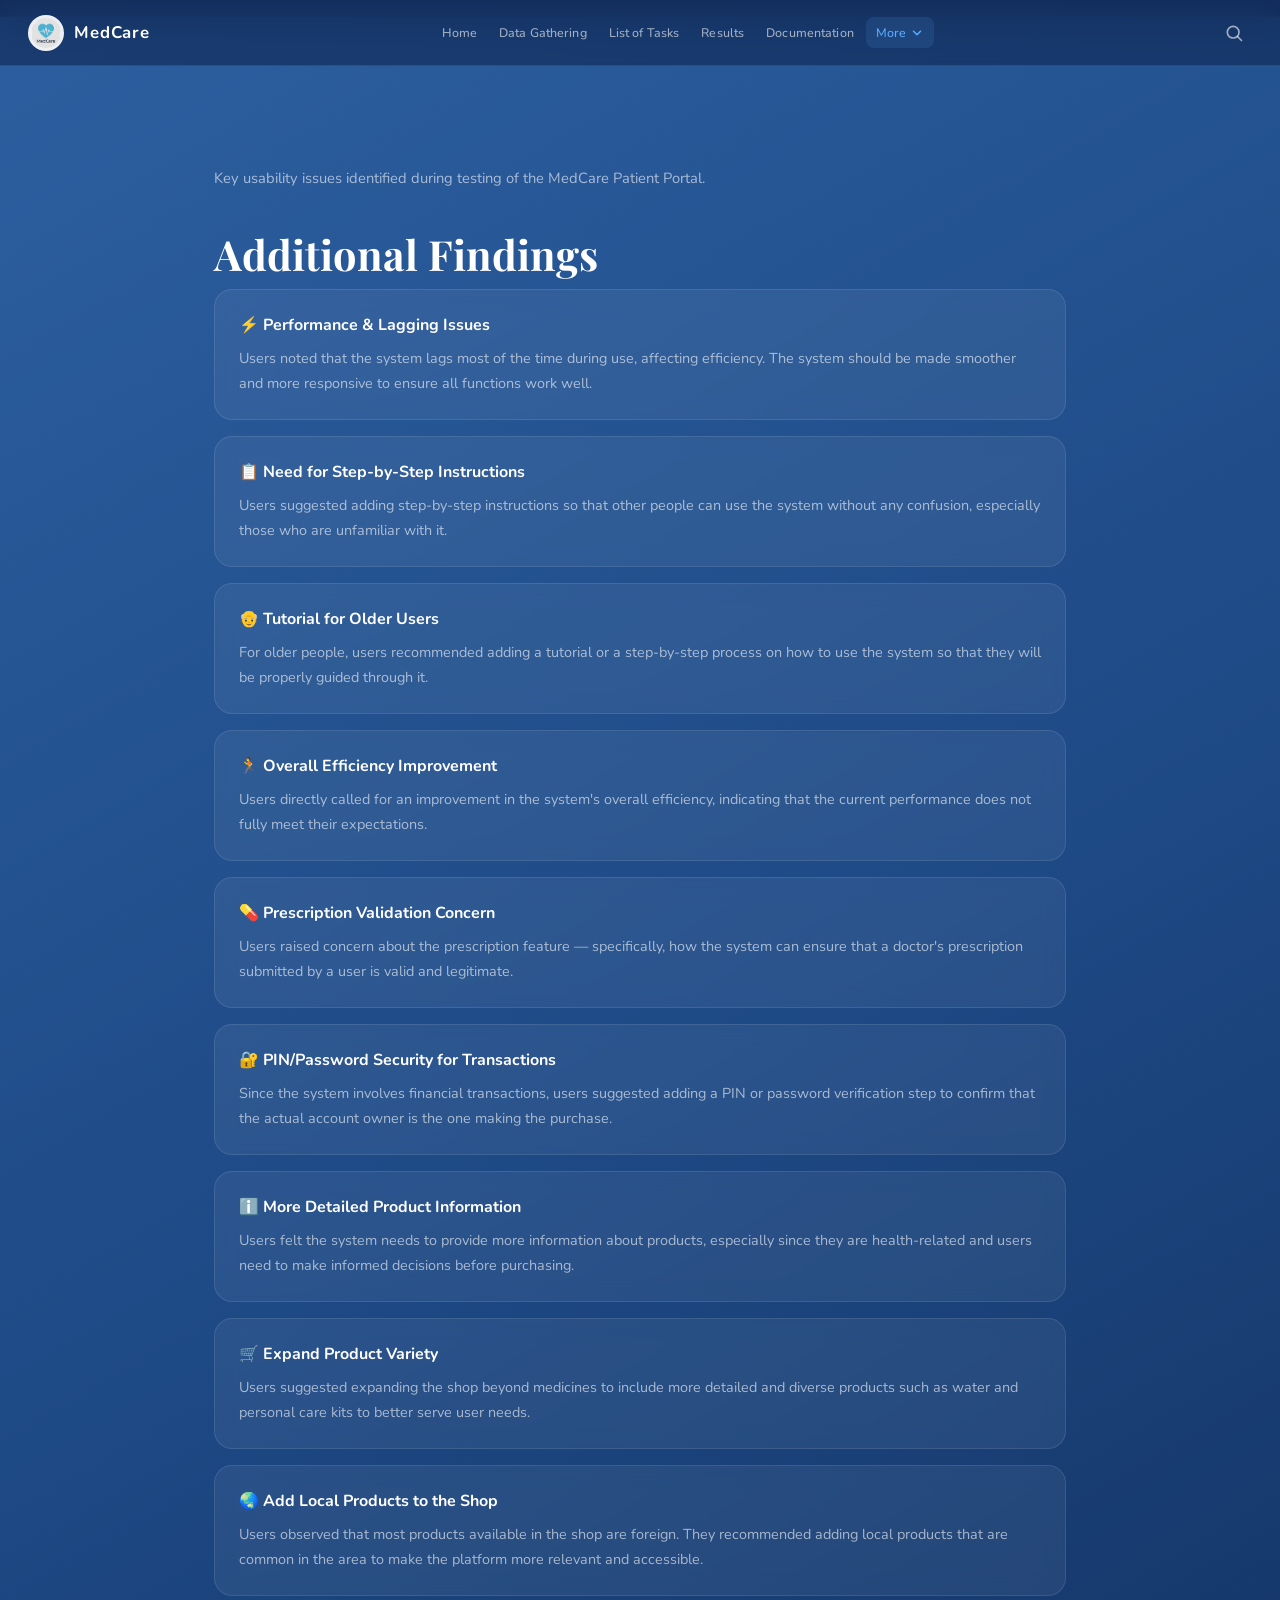
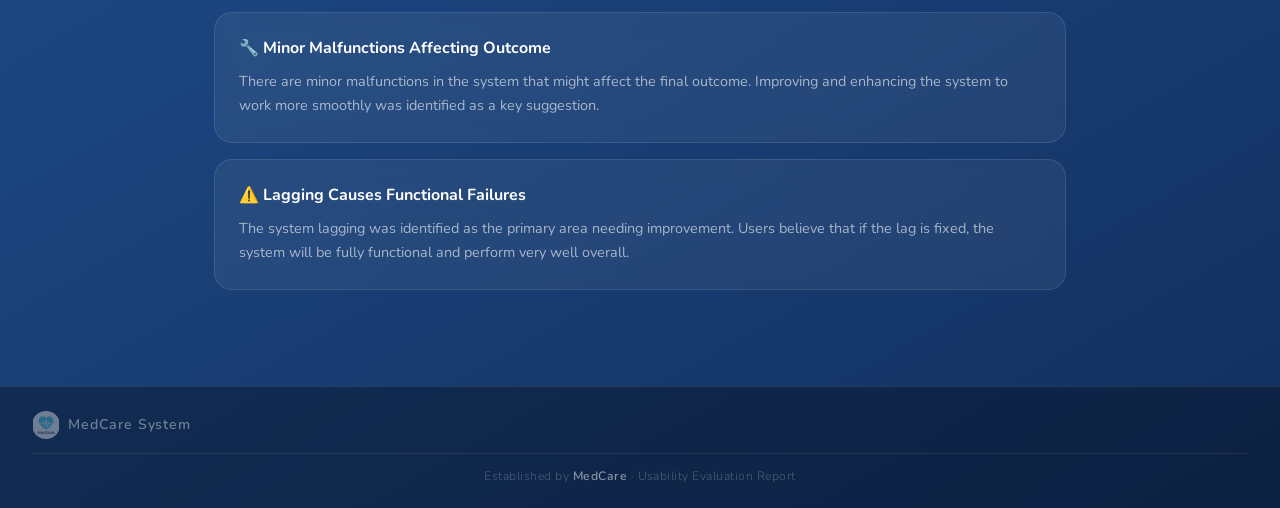
<file: findings.html>
<!DOCTYPE html>
<html lang="en">
<head>
<meta charset="UTF-8" />
<meta name="viewport" content="width=device-width, initial-scale=1.0"/>
<title>MedCare – Usability Evaluation</title>
<link href="https://fonts.googleapis.com/css2?family=Playfair+Display:ital,wght@0,600;0,700;1,600&family=Nunito:wght@300;400;500;600;700&display=swap" rel="stylesheet"/>
<link rel="stylesheet" href="style.css">
</head>
<body>

<!-- SEARCH OVERLAY -->
<div class="search-overlay" id="searchOverlay">
  <div class="search-box">
    <svg class="search-icon-overlay" viewBox="0 0 24 24" fill="none" xmlns="http://www.w3.org/2000/svg" width="20" height="20">
      <circle cx="11" cy="11" r="7" stroke="currentColor" stroke-width="2"/>
      <path d="M16.5 16.5L21 21" stroke="currentColor" stroke-width="2" stroke-linecap="round"/>
    </svg>
    <input type="text" id="searchInput" placeholder="Search topics, sections…" autocomplete="off"/>
    <button class="search-close" id="searchClose" title="Close">
      <svg viewBox="0 0 24 24" fill="none" xmlns="http://www.w3.org/2000/svg" width="20" height="20">
        <path d="M18 6L6 18M6 6l12 12" stroke="currentColor" stroke-width="2" stroke-linecap="round"/>
      </svg>
    </button>
  </div>
  <div class="search-results" id="searchResults">
    <p class="search-hint">Type to search sections…</p>
  </div>
</div>

<!-- NAVBAR -->
<nav id="mainNav">
  <div class="nav-brand">
    <div class="nav-icon">
      <img src="MC_logo.png" alt="MedCare Logo" width="30" height="30" style="object-fit:contain;border-radius:50%;"/>
    </div>
    <span class="nav-title">MedCare</span>
  </div>

  <!-- DESKTOP NAV LINKS -->
  <ul class="nav-links" id="navLinks">
    <li><a href="index.html" class="nav-link">Home</a></li>
    <li><a href="data_gathering.html" class="nav-link">Data Gathering</a></li>
    <li><a href="task.html" class="nav-link">List of Tasks</a></li>
    <li><a href="results.html" class="nav-link">Results</a></li>
    <li><a href="documentation.html" class="nav-link">Documentation</a></li>
    <li class="nav-more-wrap">
      <button class="nav-link nav-more-btn active" id="moreBtn">
        More
        <svg viewBox="0 0 16 16" fill="none" width="14" height="14">
          <path d="M4 6l4 4 4-4" stroke="currentColor" stroke-width="1.8" stroke-linecap="round" stroke-linejoin="round"/>
        </svg>
      </button>
      <div class="dropdown-menu" id="dropdownMenu">
        <a href="reflect.html" class="dropdown-item">Reflections</a>
        <a href="findings.html" class="dropdown-item active">Additional Findings</a>
        <a href="prototype.html" class="dropdown-item">Prototype Walkthrough</a>
        <a href="videodemo.html" class="dropdown-item">Video Demonstration</a>
      </div>
    </li>
  </ul>

  <div class="nav-actions">
    <button class="search-btn" id="searchBtn" title="Search">
      <svg viewBox="0 0 24 24" fill="none" xmlns="http://www.w3.org/2000/svg" width="20" height="20">
        <circle cx="11" cy="11" r="7" stroke="currentColor" stroke-width="2"/>
        <path d="M16.5 16.5L21 21" stroke="currentColor" stroke-width="2" stroke-linecap="round"/>
      </svg>
    </button>
    <button class="hamburger" id="hamburger" title="Menu">
      <span></span><span></span><span></span>
    </button>
  </div>
</nav>

<!-- MOBILE MENU -->
<div class="mobile-menu" id="mobileMenu">
  <a href="index.html" class="mobile-link">Home</a>
  <a href="data_gathering.html" class="mobile-link">Data Gathering</a>
  <a href="task.html" class="mobile-link">List of Tasks</a>
  <a href="results.html" class="mobile-link">Results</a>
  <a href="documentation.html" class="mobile-link">Documentation</a>
  <div class="mobile-divider"></div>
  <p class="mobile-section-label">More</p>
  <a href="reflect.html" class="mobile-link">Reflections</a>
  <a href="findings.html" class="mobile-link active">Additional Findings</a>
  <a href="prototype.html" class="mobile-link">Prototype Walkthrough</a>
  <a href="videodemo.html" class="mobile-link">Video Demonstration</a>
 
</div>

<!-- CONTENT -->
<section class="findings-container">
  <p class="findings-page-sub" style="margin-top:40px;">Key usability issues identified during testing of the MedCare Patient Portal.</p>
  <h2 class="findings-page-title">Additional Findings</h2>

  <div class="finding-card">
    <h3>⚡ Performance & Lagging Issues</h3>
    <p>Users noted that the system lags most of the time during use, affecting efficiency. The system should be made smoother and more responsive to ensure all functions work well.</p>
  </div>

  <div class="finding-card">
    <h3>📋 Need for Step-by-Step Instructions</h3>
    <p>Users suggested adding step-by-step instructions so that other people can use the system without any confusion, especially those who are unfamiliar with it.</p>
  </div>

  <div class="finding-card">
    <h3>👴 Tutorial for Older Users</h3>
    <p>For older people, users recommended adding a tutorial or a step-by-step process on how to use the system so that they will be properly guided through it.</p>
  </div>

  <div class="finding-card">
    <h3>🏃 Overall Efficiency Improvement</h3>
    <p>Users directly called for an improvement in the system's overall efficiency, indicating that the current performance does not fully meet their expectations.</p>
  </div>

  <div class="finding-card">
    <h3>💊 Prescription Validation Concern</h3>
    <p>Users raised concern about the prescription feature — specifically, how the system can ensure that a doctor's prescription submitted by a user is valid and legitimate.</p>
  </div>

  <div class="finding-card">
    <h3>🔐 PIN/Password Security for Transactions</h3>
    <p>Since the system involves financial transactions, users suggested adding a PIN or password verification step to confirm that the actual account owner is the one making the purchase.</p>
  </div>

  <div class="finding-card">
    <h3>ℹ️ More Detailed Product Information</h3>
    <p>Users felt the system needs to provide more information about products, especially since they are health-related and users need to make informed decisions before purchasing.</p>
  </div>

  <div class="finding-card">
    <h3>🛒 Expand Product Variety</h3>
    <p>Users suggested expanding the shop beyond medicines to include more detailed and diverse products such as water and personal care kits to better serve user needs.</p>
  </div>

  <div class="finding-card">
    <h3>🌏 Add Local Products to the Shop</h3>
    <p>Users observed that most products available in the shop are foreign. They recommended adding local products that are common in the area to make the platform more relevant and accessible.</p>
  </div>

  <div class="finding-card">
    <h3>🔧 Minor Malfunctions Affecting Outcome</h3>
    <p>There are minor malfunctions in the system that might affect the final outcome. Improving and enhancing the system to work more smoothly was identified as a key suggestion.</p>
  </div>

  <div class="finding-card">
    <h3>⚠️ Lagging Causes Functional Failures</h3>
    <p>The system lagging was identified as the primary area needing improvement. Users believe that if the lag is fixed, the system will be fully functional and perform very well overall.</p>
  </div>



</section>

<!-- FOOTER -->
<footer>
  <div class="footer-top">
    <div class="footer-logo">
      <img src="MC_logo.png" alt="MedCare Logo" width="28" height="28" style="object-fit:contain;opacity:0.45;border-radius:50%;"/>
      <span class="footer-brand">MedCare System</span>
    </div>

  </div>
  <div class="footer-bottom" style="text-align:center;">
    <p class="footer-text">Established by <span class="footer-highlight">MedCare</span> · Usability Evaluation Report</p>
  </div>
</footer>

<script src="script.js"></script>
</body>
</html>
</file>
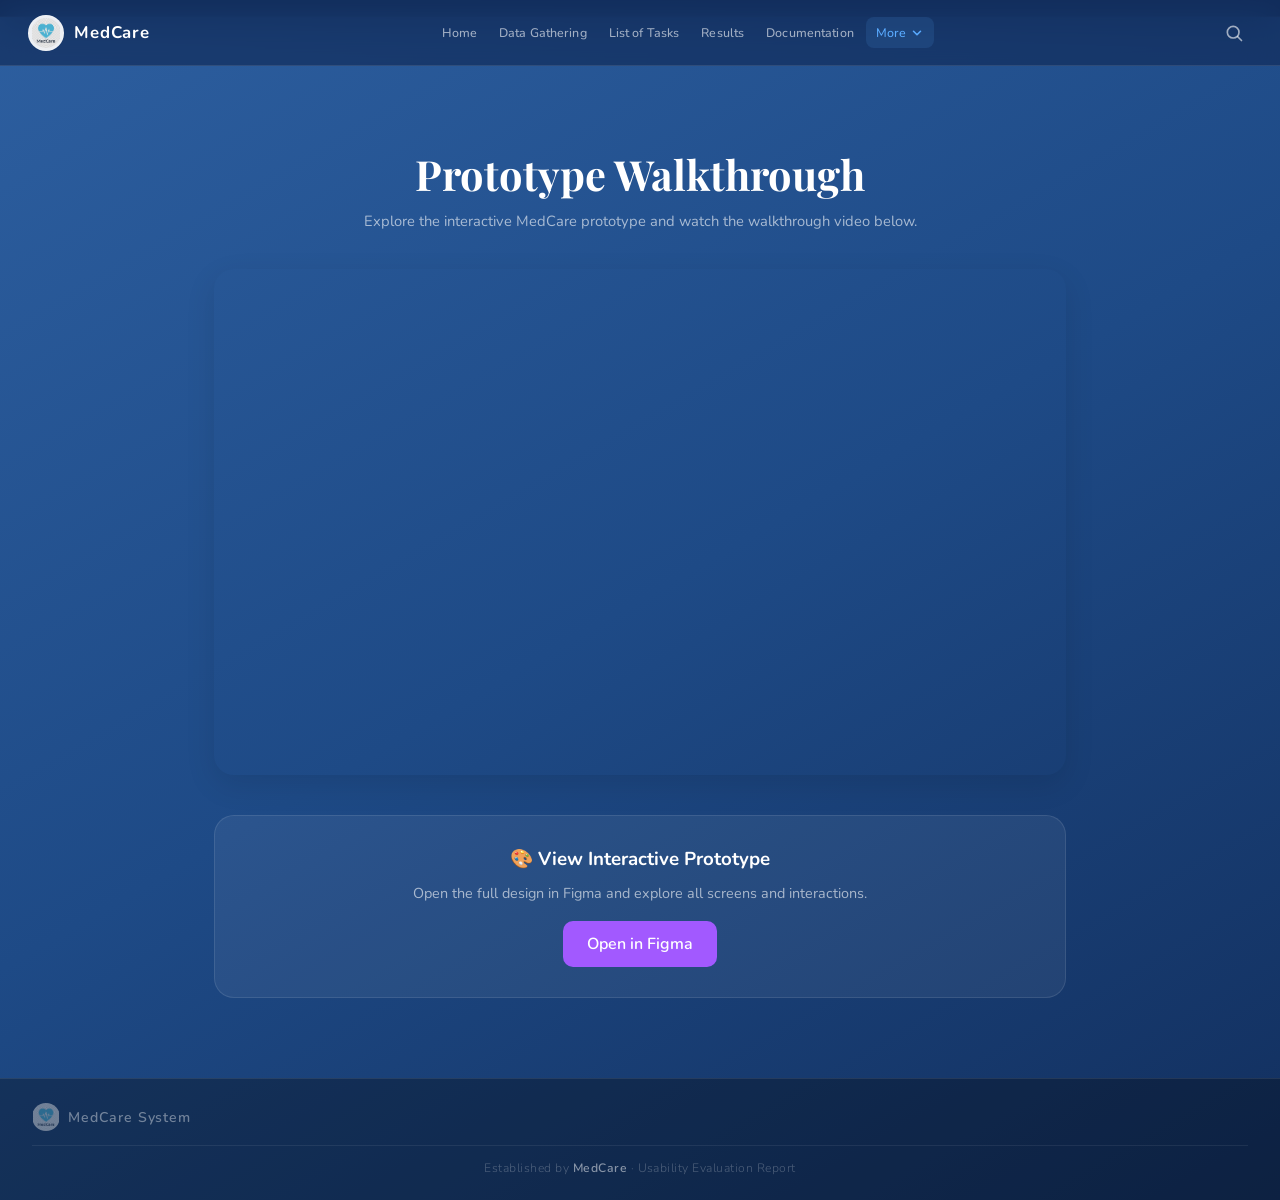
<file: prototype.html>
<!DOCTYPE html>
<html lang="en">
<head>
  <meta charset="UTF-8" />
  <meta name="viewport" content="width=device-width, initial-scale=1.0"/>
  <title>Prototype Walkthrough – MedCare</title>

  <link href="https://fonts.googleapis.com/css2?family=Playfair+Display:wght@600;700&family=Nunito:wght@300;400;600;700&display=swap" rel="stylesheet"/>
  <link rel="stylesheet" href="style.css">
</head>

<body>

<!-- SEARCH OVERLAY -->
<div class="search-overlay" id="searchOverlay">
  <div class="search-box">
    <svg class="search-icon-overlay" viewBox="0 0 24 24" fill="none" xmlns="http://www.w3.org/2000/svg" width="20" height="20">
      <circle cx="11" cy="11" r="7" stroke="currentColor" stroke-width="2"/>
      <path d="M16.5 16.5L21 21" stroke="currentColor" stroke-width="2" stroke-linecap="round"/>
    </svg>
    <input type="text" id="searchInput" placeholder="Search topics, sections…" autocomplete="off"/>
    <button class="search-close" id="searchClose" title="Close">
      <svg viewBox="0 0 24 24" fill="none" xmlns="http://www.w3.org/2000/svg" width="20" height="20">
        <path d="M18 6L6 18M6 6l12 12" stroke="currentColor" stroke-width="2" stroke-linecap="round"/>
      </svg>
    </button>
  </div>
  <div class="search-results" id="searchResults">
    <p class="search-hint">Type to search sections…</p>
  </div>
</div>

<!-- NAVBAR -->
<nav id="mainNav">
  <div class="nav-brand">
    <div class="nav-icon">
      <img src="MC_logo.png" alt="MedCare Logo" width="30" height="30" style="object-fit:contain;border-radius:50%;"/>
    </div>
    <span class="nav-title">MedCare</span>
  </div>

  <!-- DESKTOP NAV LINKS -->
  <ul class="nav-links" id="navLinks">
    <li><a href="index.html" class="nav-link">Home</a></li>
    <li><a href="data_gathering.html" class="nav-link">Data Gathering</a></li>
    <li><a href="index.html#tasks" class="nav-link">List of Tasks</a></li>
    <li><a href="results.html" class="nav-link">Results</a></li>
    <li><a href="documentation.html" class="nav-link">Documentation</a></li>
    <li class="nav-more-wrap">
      <button class="nav-link nav-more-btn active" id="moreBtn">
        More
        <svg viewBox="0 0 16 16" fill="none" width="14" height="14">
          <path d="M4 6l4 4 4-4" stroke="currentColor" stroke-width="1.8" stroke-linecap="round" stroke-linejoin="round"/>
        </svg>
      </button>
      <div class="dropdown-menu" id="dropdownMenu">
        <a href="reflect.html" class="dropdown-item">Reflections</a>
        <a href="findings.html" class="dropdown-item">Additional Findings</a>
        <a href="prototype.html" class="dropdown-item active">Prototype Walkthrough</a>
        <a href="videodemo.html" class="dropdown-item">Video Demonstration</a>
      </div>
    </li>
  </ul>

  <div class="nav-actions">
    <button class="search-btn" id="searchBtn" title="Search">
      <svg viewBox="0 0 24 24" fill="none" xmlns="http://www.w3.org/2000/svg" width="20" height="20">
        <circle cx="11" cy="11" r="7" stroke="currentColor" stroke-width="2"/>
        <path d="M16.5 16.5L21 21" stroke="currentColor" stroke-width="2" stroke-linecap="round"/>
      </svg>
    </button>
    <button class="hamburger" id="hamburger" title="Menu">
      <span></span><span></span><span></span>
    </button>
  </div>
</nav>

<!-- MOBILE MENU -->
<div class="mobile-menu" id="mobileMenu">
  <a href="index.html" class="mobile-link">Home</a>
  <a href="data_gathering.html" class="mobile-link">Data Gathering</a>
  <a href="task.html" class="mobile-link">List of Tasks</a>
  <a href="results.html" class="mobile-link">Results</a>
  <a href="documentation.html" class="mobile-link">Documentation</a>
  <div class="mobile-divider"></div>
  <p class="mobile-section-label">More</p>
  <a href="reflect.html" class="mobile-link">Reflections</a>
  <a href="findings.html" class="mobile-link">Additional Findings</a>
  <a href="prototype.html" class="mobile-link">Prototype Walkthrough</a>
  <a href="videodemo.html" class="mobile-link">Video Demonstration</a>
</div>


<!-- VIDEO SECTION -->
<section class="prototype-section">
  <h2 style="font-family:'Playfair Display',serif;font-size:clamp(1.8rem,4vw,2.6rem);font-weight:700;color:var(--white);margin-bottom:8px;margin-top:40px;">Prototype Walkthrough</h2>
  <p style="color:var(--white-60);font-size:0.92rem;line-height:1.65;margin-bottom:36px;">Explore the interactive MedCare prototype and watch the walkthrough video below.</p>

  <div class="video-wrapper">
    <iframe
      src="https://drive.google.com/file/d/1PGNvNI0oqvhatLh4hrxctMbp-fpxNkSg/preview"
      title="Prototype Walkthrough"
      frameborder="0"
      allowfullscreen
      allow="autoplay">
    </iframe>
  </div>

  <!-- FIGMA LINK -->
  <div class="figma-box">
    <h3>🎨 View Interactive Prototype</h3>
    <p>Open the full design in Figma and explore all screens and interactions.</p>

    <a href="https://www.figma.com/design/cFh6xtlS86eDYxzqnJAzJD/HCI?node-id=1702-2277&t=JHrcECoobMSFkIh7-1" target="_blank" class="figma-btn">
      Open in Figma
    </a>
  </div>

</section>

<!-- FOOTER -->
<footer>
  <div class="footer-top">
    <div class="footer-logo">
      <img src="MC_logo.png" alt="MedCare Logo" width="28" height="28" style="object-fit:contain;opacity:0.45;border-radius:50%;"/>
      <span class="footer-brand">MedCare System</span>
    </div>
  </div>
  <div class="footer-bottom" style="text-align:center;">
    <p class="footer-text">Established by <span class="footer-highlight">MedCare</span> · Usability Evaluation Report</p>
  </div>
</footer>

<script src="script.js"></script>
</body>
</html>
</file>
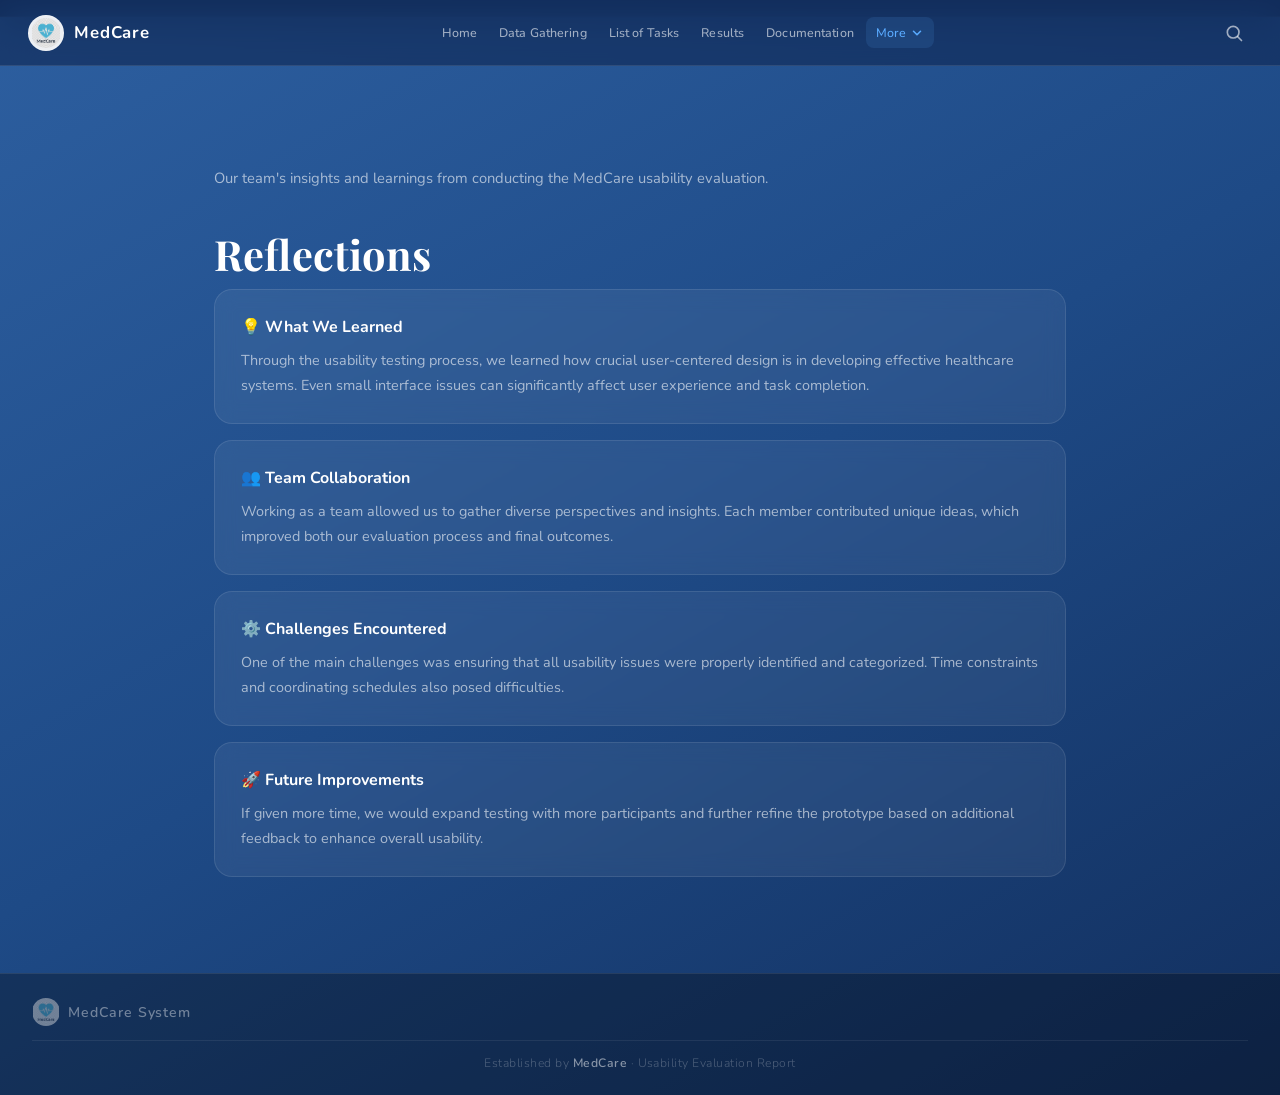
<file: reflect.html>
<!DOCTYPE html>
<html lang="en">
<head>
  <meta charset="UTF-8" />
  <meta name="viewport" content="width=device-width, initial-scale=1.0"/>
  <title>Reflections – MedCare</title>

  <link href="https://fonts.googleapis.com/css2?family=Playfair+Display:wght@600;700&family=Nunito:wght@300;400;600;700&display=swap" rel="stylesheet"/>
  <link rel="stylesheet" href="style.css">
</head>

<body>

<!-- SEARCH OVERLAY -->
<div class="search-overlay" id="searchOverlay">
  <div class="search-box">
    <svg class="search-icon-overlay" viewBox="0 0 24 24" fill="none" xmlns="http://www.w3.org/2000/svg" width="20" height="20">
      <circle cx="11" cy="11" r="7" stroke="currentColor" stroke-width="2"/>
      <path d="M16.5 16.5L21 21" stroke="currentColor" stroke-width="2" stroke-linecap="round"/>
    </svg>
    <input type="text" id="searchInput" placeholder="Search topics, sections…" autocomplete="off"/>
    <button class="search-close" id="searchClose" title="Close">
      <svg viewBox="0 0 24 24" fill="none" xmlns="http://www.w3.org/2000/svg" width="20" height="20">
        <path d="M18 6L6 18M6 6l12 12" stroke="currentColor" stroke-width="2" stroke-linecap="round"/>
      </svg>
    </button>
  </div>
  <div class="search-results" id="searchResults">
    <p class="search-hint">Type to search sections…</p>
  </div>
</div>

<!-- NAVBAR -->
<nav id="mainNav">
  <div class="nav-brand">
    <div class="nav-icon">
      <img src="MC_logo.png" alt="MedCare Logo" width="30" height="30" style="object-fit:contain;border-radius:50%;"/>
    </div>
    <span class="nav-title">MedCare</span>
  </div>

  <!-- DESKTOP NAV LINKS -->
  <ul class="nav-links" id="navLinks">
    <li><a href="index.html" class="nav-link">Home</a></li>
    <li><a href="data_gathering.html" class="nav-link">Data Gathering</a></li>
    <li><a href="task.html" class="nav-link">List of Tasks</a></li>
    <li><a href="results.html" class="nav-link">Results</a></li>
    <li><a href="documentation.html" class="nav-link">Documentation</a></li>
    <li class="nav-more-wrap">
      <button class="nav-link nav-more-btn active" id="moreBtn">
        More
        <svg viewBox="0 0 16 16" fill="none" width="14" height="14">
          <path d="M4 6l4 4 4-4" stroke="currentColor" stroke-width="1.8" stroke-linecap="round" stroke-linejoin="round"/>
        </svg>
      </button>
      <div class="dropdown-menu" id="dropdownMenu">
        <a href="reflect.html" class="dropdown-item active">Reflections</a>
        <a href="findings.html" class="dropdown-item">Additional Findings</a>
        <a href="prototype.html" class="dropdown-item">Prototype Walkthrough</a>
        <a href="videodemo.html" class="dropdown-item">Video Demonstration</a>
        
      </div>
    </li>
  </ul>

  <div class="nav-actions">
    <button class="search-btn" id="searchBtn" title="Search">
      <svg viewBox="0 0 24 24" fill="none" xmlns="http://www.w3.org/2000/svg" width="20" height="20">
        <circle cx="11" cy="11" r="7" stroke="currentColor" stroke-width="2"/>
        <path d="M16.5 16.5L21 21" stroke="currentColor" stroke-width="2" stroke-linecap="round"/>
      </svg>
    </button>
    <button class="hamburger" id="hamburger" title="Menu">
      <span></span><span></span><span></span>
    </button>
  </div>
</nav>

<!-- MOBILE MENU -->
<div class="mobile-menu" id="mobileMenu">
  <a href="index.html" class="mobile-link">Home</a>
  <a href="data_gathering.html" class="mobile-link">Data Gathering</a>
  <a href="task.html" class="mobile-link">List of Tasks</a>
  <a href="results.html" class="mobile-link">Results</a>
  <a href="documentation.html" class="mobile-link">Documentation</a>
  <div class="mobile-divider"></div>
  <p class="mobile-section-label">More</p>
  <a href="reflect.html" class="mobile-link active">Reflections</a>
  <a href="findings.html" class="mobile-link">Additional Findings</a>
  <a href="prototype.html" class="mobile-link">Prototype Walkthrough</a>
  <a href="videodemo.html" class="mobile-link">Video Demonstration</a>
 
</div>



<!-- CONTENT -->
<section class="reflection-container">
  <p class="reflection-page-sub" style="margin-top:40px;">Our team's insights and learnings from conducting the MedCare usability evaluation.</p>
  <h2 class="reflection-page-title">Reflections</h2>

  <div class="reflection-card">
    <h3>💡 What We Learned</h3>
    <p>
      Through the usability testing process, we learned how crucial user-centered design is 
      in developing effective healthcare systems. Even small interface issues can significantly 
      affect user experience and task completion.
    </p>
  </div>

  <div class="reflection-card">
    <h3>👥 Team Collaboration</h3>
    <p>
      Working as a team allowed us to gather diverse perspectives and insights. Each member 
      contributed unique ideas, which improved both our evaluation process and final outcomes.
    </p>
  </div>

  <div class="reflection-card">
    <h3>⚙️ Challenges Encountered</h3>
    <p>
      One of the main challenges was ensuring that all usability issues were properly identified 
      and categorized. Time constraints and coordinating schedules also posed difficulties.
    </p>
  </div>

  <div class="reflection-card">
    <h3>🚀 Future Improvements</h3>
    <p>
      If given more time, we would expand testing with more participants and further refine 
      the prototype based on additional feedback to enhance overall usability.
    </p>
  </div>

</section>

<!-- FOOTER -->
<footer>
  <div class="footer-top">
    <div class="footer-logo">
      <img src="MC_logo.png" alt="MedCare Logo" width="28" height="28" style="object-fit:contain;opacity:0.45;border-radius:50%;"/>
      <span class="footer-brand">MedCare System</span>
    </div>

  </div>
  <div class="footer-bottom" style="text-align:center;">
    <p class="footer-text">Established by <span class="footer-highlight">MedCare</span> · Usability Evaluation Report</p>
  </div>
</footer>

<script src="script.js"></script>
</body>
</html>
</file>
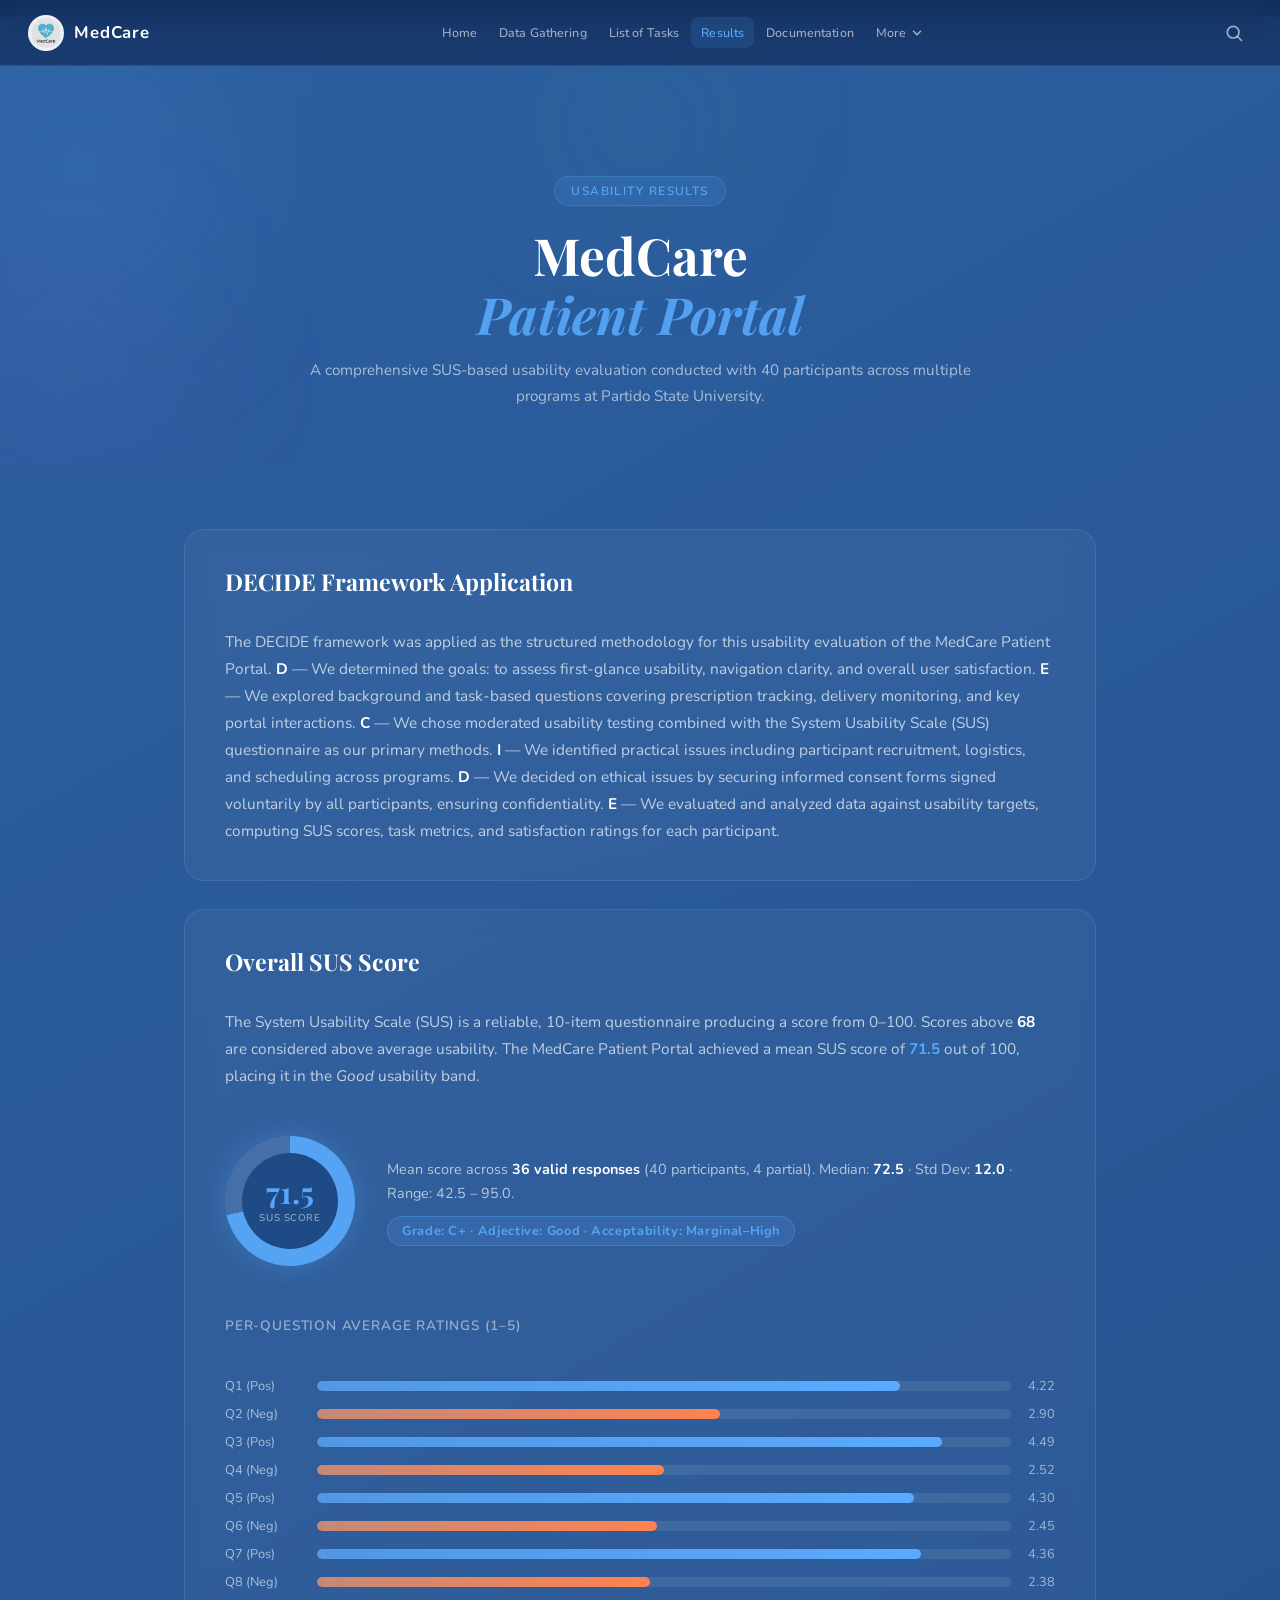
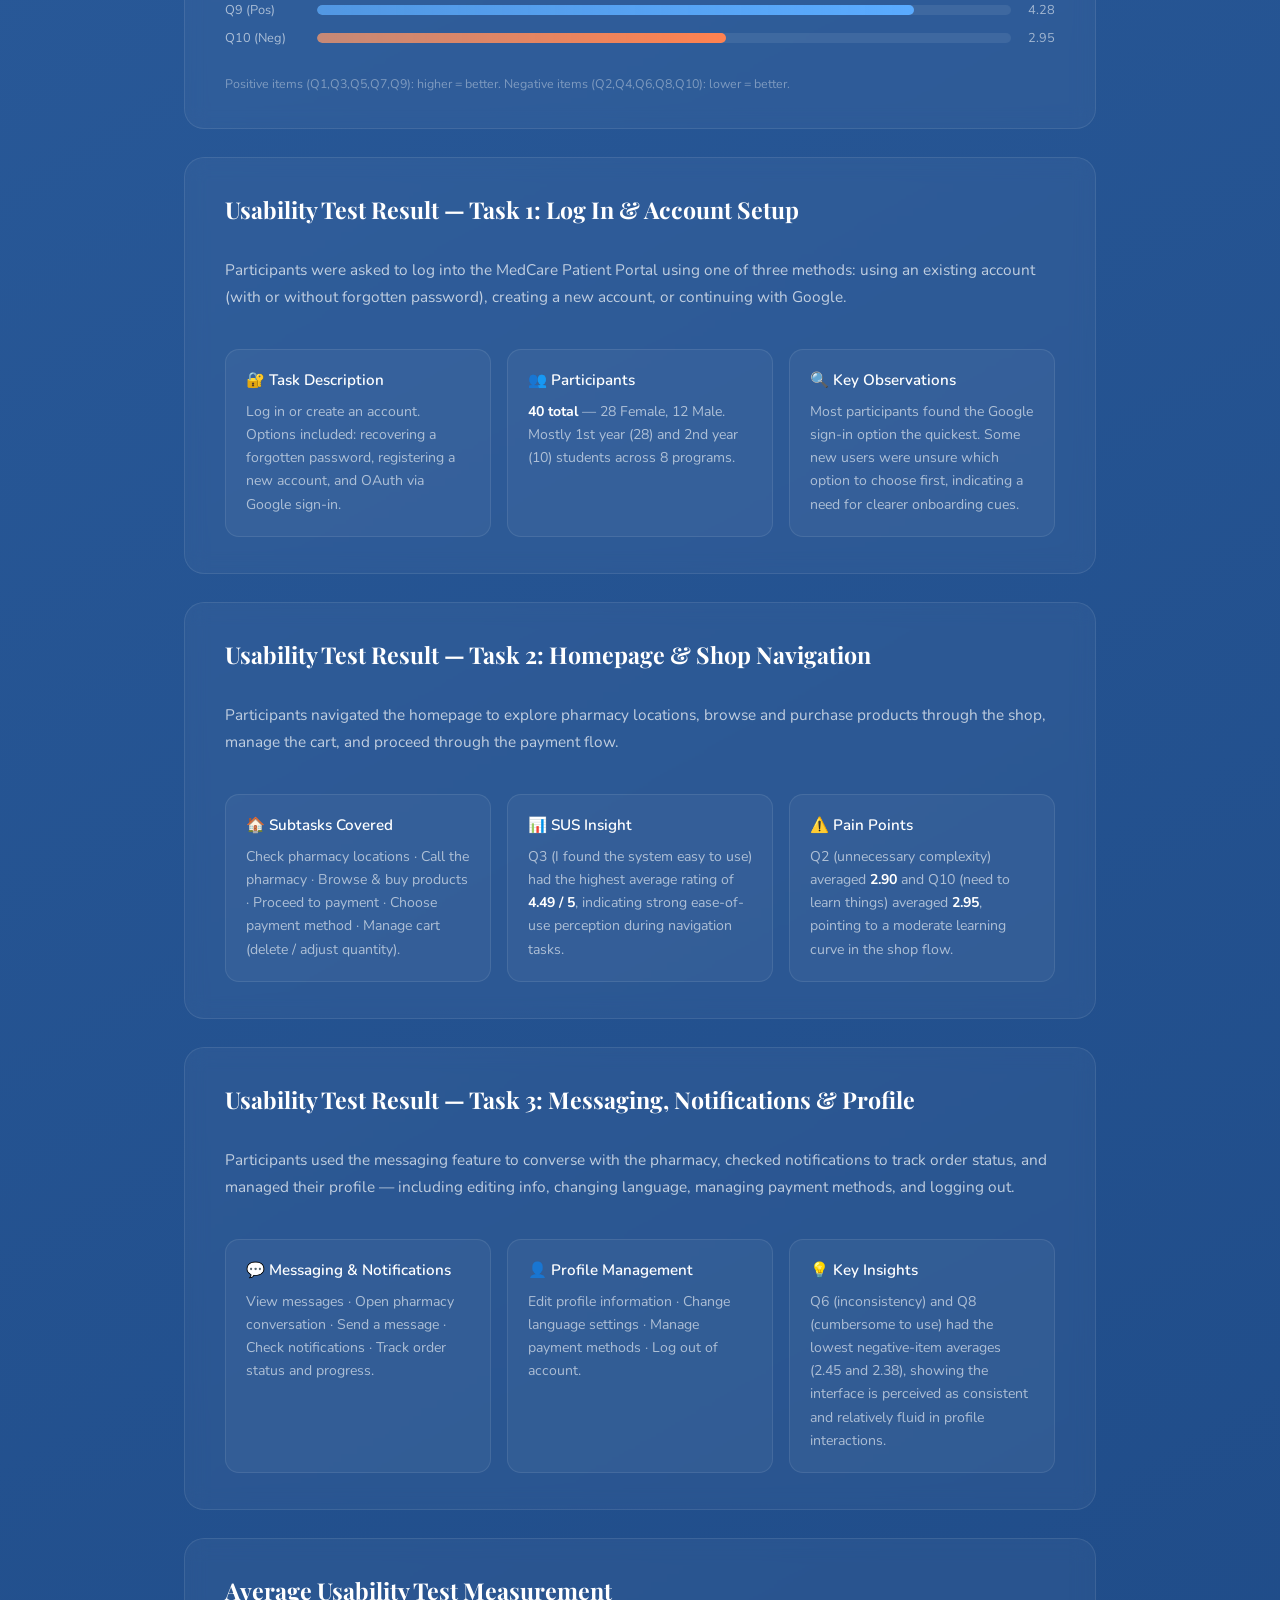
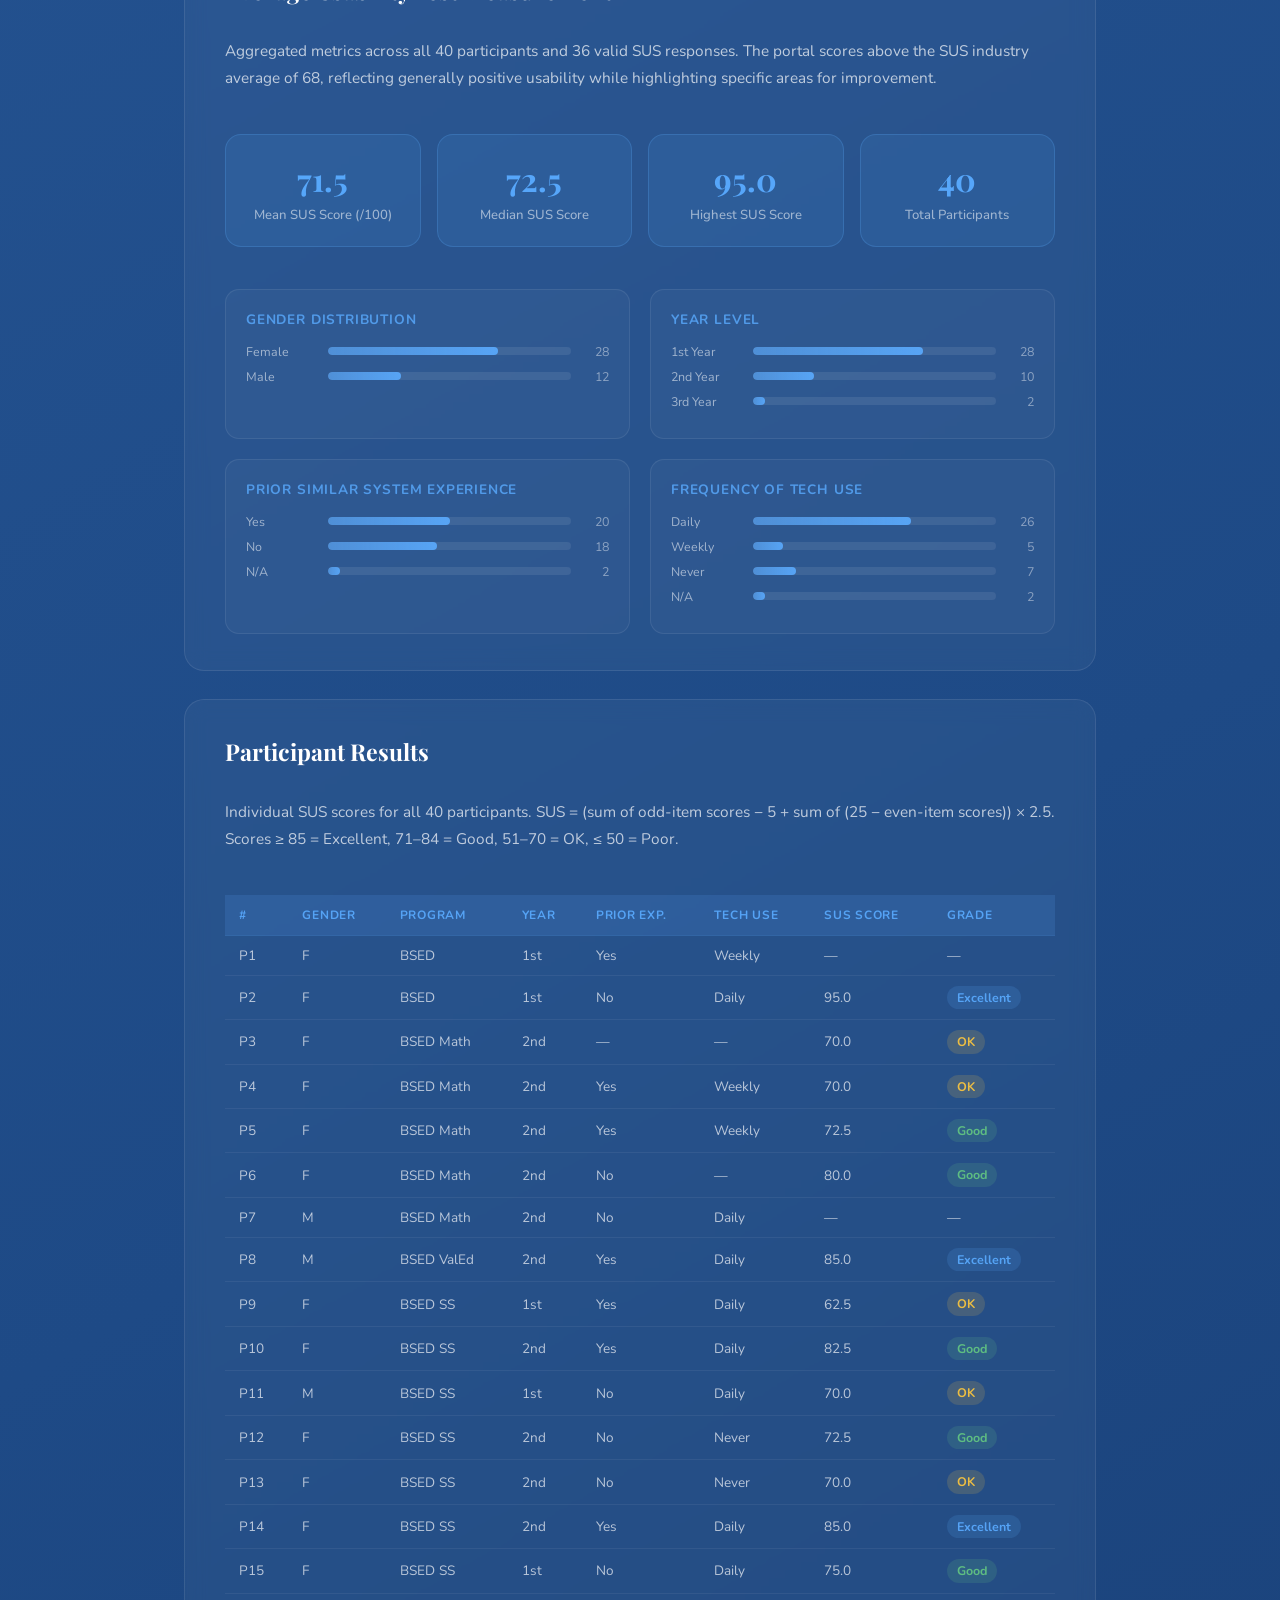
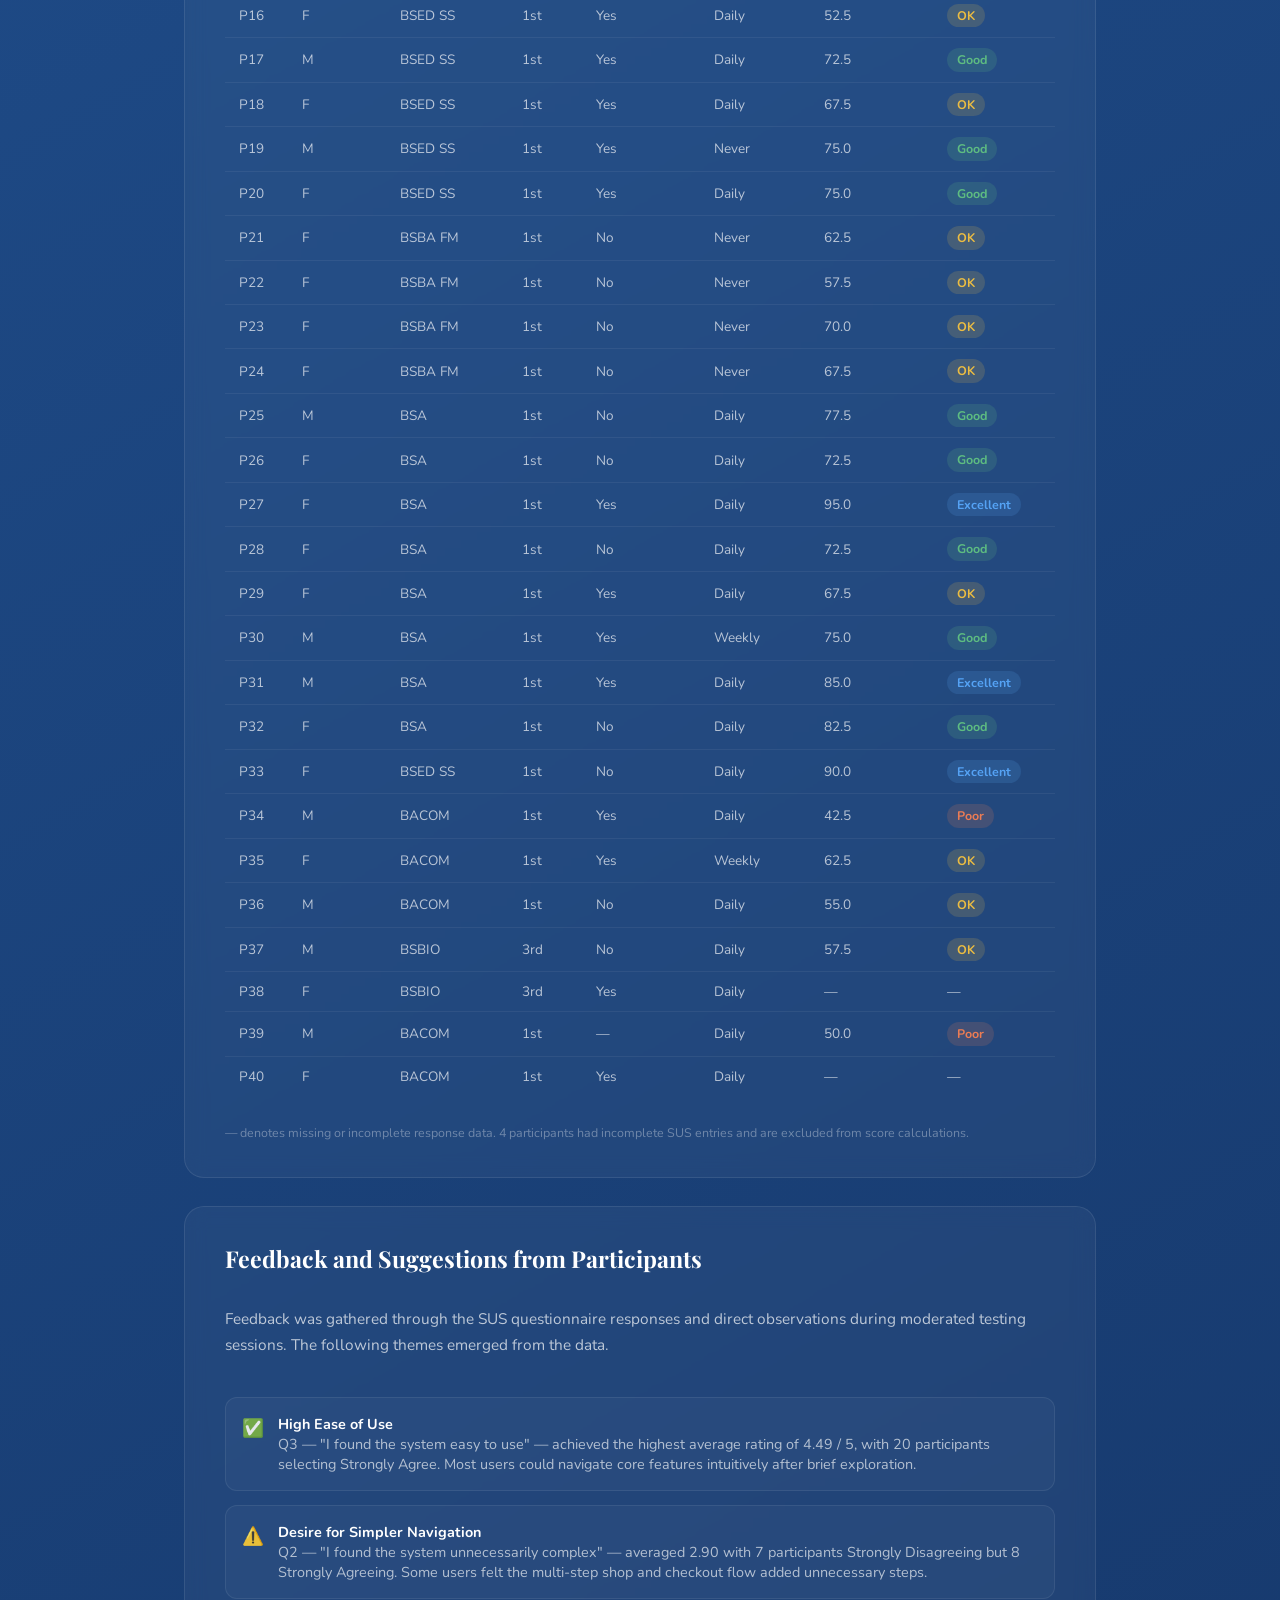
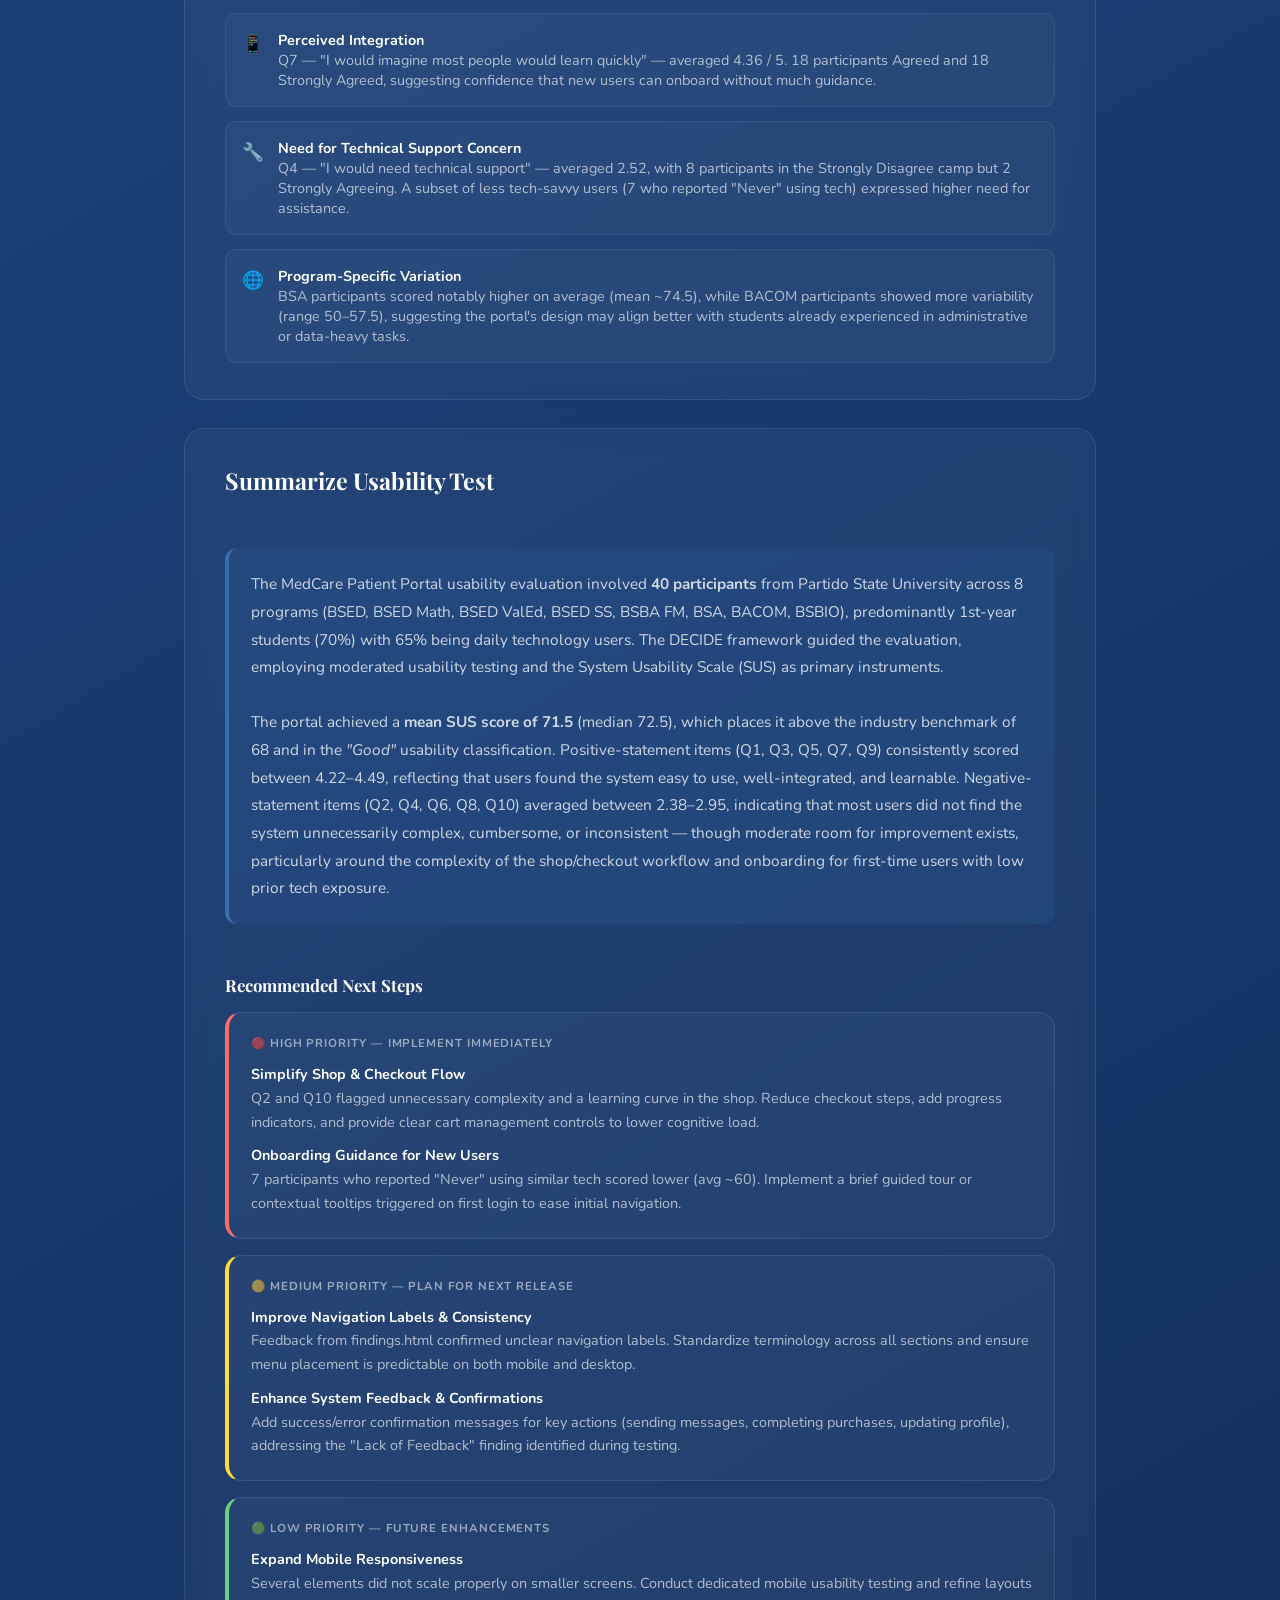
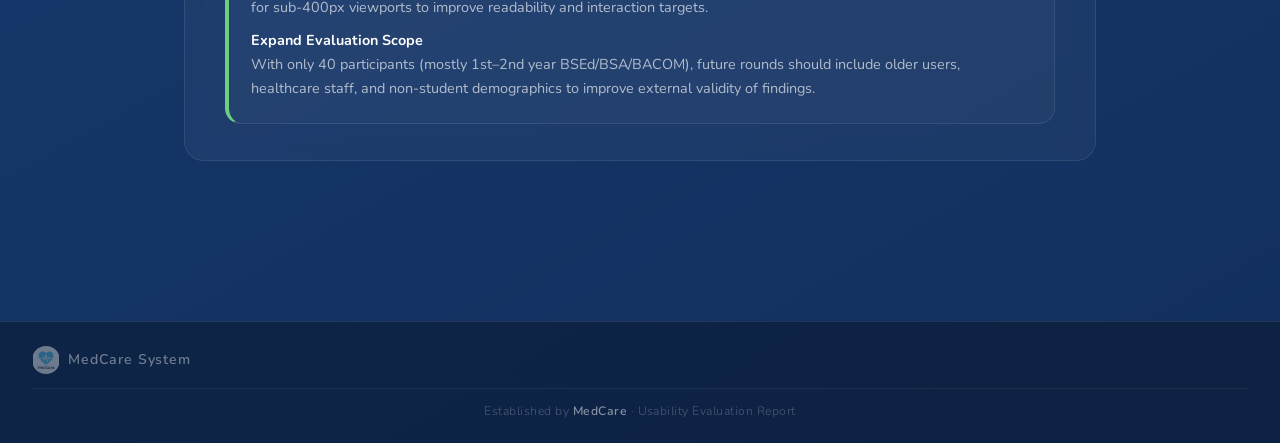
<file: results.html>
<!DOCTYPE html>
<html lang="en">
<head>
<meta charset="UTF-8" />
<meta name="viewport" content="width=device-width, initial-scale=1.0"/>
<title>Result of Usability Test – MedCare</title>
<link href="https://fonts.googleapis.com/css2?family=Playfair+Display:ital,wght@0,600;0,700;1,600&family=Nunito:wght@300;400;500;600;700&display=swap" rel="stylesheet"/>
<link rel="stylesheet" href="style.css">

</head>
<body>

<!-- SEARCH OVERLAY -->
<div class="search-overlay" id="searchOverlay">
  <div class="search-box">
    <svg class="search-icon-overlay" viewBox="0 0 24 24" fill="none" width="20" height="20">
      <circle cx="11" cy="11" r="7" stroke="currentColor" stroke-width="2"/>
      <path d="M16.5 16.5L21 21" stroke="currentColor" stroke-width="2" stroke-linecap="round"/>
    </svg>
    <input type="text" id="searchInput" placeholder="Search topics, sections…" autocomplete="off"/>
    <button class="search-close" id="searchClose" title="Close">
      <svg viewBox="0 0 24 24" fill="none" width="20" height="20">
        <path d="M18 6L6 18M6 6l12 12" stroke="currentColor" stroke-width="2" stroke-linecap="round"/>
      </svg>
    </button>
  </div>
  <div class="search-results" id="searchResults">
    <p class="search-hint">Type to search sections…</p>
  </div>
</div>

<!-- NAVBAR -->
<nav id="mainNav">
  <div class="nav-brand">
    <div class="nav-icon">
      <img src="MC_logo.png" alt="MedCare Logo" width="30" height="30" style="object-fit:contain;border-radius:50%;"/>
    </div>
    <span class="nav-title">MedCare</span>
  </div>
  <ul class="nav-links" id="navLinks">
    <li><a href="index.html" class="nav-link">Home</a></li>
    <li><a href="data_gathering.html" class="nav-link">Data Gathering</a></li>
    <li><a href="task.html" class="nav-link">List of Tasks</a></li>
    <li><a href="results.html" class="nav-link active">Results</a></li>
    <li><a href="documentation.html" class="nav-link">Documentation</a></li>
    <li class="nav-more-wrap">
      <button class="nav-link nav-more-btn" id="moreBtn">
        More
        <svg viewBox="0 0 16 16" fill="none" width="14" height="14">
          <path d="M4 6l4 4 4-4" stroke="currentColor" stroke-width="1.8" stroke-linecap="round" stroke-linejoin="round"/>
        </svg>
      </button>
      <div class="dropdown-menu" id="dropdownMenu">
        <a href="reflect.html" class="dropdown-item">Reflections</a>
        <a href="findings.html" class="dropdown-item">Additional Findings</a>
        <a href="prototype.html" class="dropdown-item">Prototype Walkthrough</a>
        <a href="videodemo.html" class="dropdown-item">Video Demonstration</a>
      </div>
    </li>
  </ul>
  <div class="nav-actions">
    <button class="search-btn" id="searchBtn" title="Search">
      <svg viewBox="0 0 24 24" fill="none" width="20" height="20">
        <circle cx="11" cy="11" r="7" stroke="currentColor" stroke-width="2"/>
        <path d="M16.5 16.5L21 21" stroke="currentColor" stroke-width="2" stroke-linecap="round"/>
      </svg>
    </button>
    <button class="hamburger" id="hamburger" title="Menu">
      <span></span><span></span><span></span>
    </button>
  </div>
</nav>

<!-- MOBILE MENU -->
<div class="mobile-menu" id="mobileMenu">
  <a href="index.html" class="mobile-link">Home</a>
  <a href="data_gathering.html" class="mobile-link">Data Gathering</a>
  <a href="task.html" class="mobile-link">List of Tasks</a>
  <a href="results.html" class="mobile-link active">Results</a>
  <a href="documentation.html" class="mobile-link">Documentation</a>
  <div class="mobile-divider"></div>
  <p class="mobile-section-label">More</p>
  <a href="reflect.html" class="mobile-link">Reflections</a>
  <a href="findings.html" class="mobile-link">Additional Findings</a>
  <a href="prototype.html" class="mobile-link">Prototype Walkthrough</a>
  <a href="videodemo.html" class="mobile-link">Video Demonstration</a>
</div>

<!-- HERO -->
<section class="results-hero">
  <div class="bg-orb orb1"></div>
  <div class="bg-orb orb2"></div>
  <div class="bg-orb orb3"></div>
  <div class="results-hero-content">
    <div class="hero-badge">Usability Results</div>
    <h1>MedCare<br/><em>Patient Portal</em></h1>
    <p>A comprehensive SUS-based usability evaluation conducted with 40 participants across multiple programs at Partido State University.</p>
  </div>
</section>

<!-- MAIN CONTENT -->
<main>
<div class="sections-wrap">

  <!-- ══ 1. DECIDE FRAMEWORK ══ -->
  <section class="page-section" id="decide">
    <h2 class="section-heading">DECIDE Framework Application</h2>
    <p class="section-text">
      The DECIDE framework was applied as the structured methodology for this usability evaluation of the MedCare Patient Portal.
      <strong style="color:#fff;">D</strong> — We determined the goals: to assess first-glance usability, navigation clarity, and overall user satisfaction.
      <strong style="color:#fff;">E</strong> — We explored background and task-based questions covering prescription tracking, delivery monitoring, and key portal interactions.
      <strong style="color:#fff;">C</strong> — We chose moderated usability testing combined with the System Usability Scale (SUS) questionnaire as our primary methods.
      <strong style="color:#fff;">I</strong> — We identified practical issues including participant recruitment, logistics, and scheduling across programs.
      <strong style="color:#fff;">D</strong> — We decided on ethical issues by securing informed consent forms signed voluntarily by all participants, ensuring confidentiality.
      <strong style="color:#fff;">E</strong> — We evaluated and analyzed data against usability targets, computing SUS scores, task metrics, and satisfaction ratings for each participant.
    </p>
  </section>

  <!-- ══ 2. OVERALL SUS SCORE ══ -->
  <section class="page-section" id="sus-score">
    <h2 class="section-heading">Overall SUS Score</h2>
    <p class="section-text">
      The System Usability Scale (SUS) is a reliable, 10-item questionnaire producing a score from 0–100.
      Scores above <strong style="color:#fff;">68</strong> are considered above average usability. The MedCare Patient Portal achieved a mean SUS score of <strong style="color:rgba(90,171,255,0.95);">71.5</strong> out of 100, placing it in the <em>Good</em> usability band.
    </p>

    <div class="sus-gauge-wrap">
      <div class="sus-circle">
        <div class="sus-circle-inner">
          <span class="sus-score-num">71.5</span>
          <span class="sus-score-lbl">SUS Score</span>
        </div>
      </div>
      <div class="sus-legend">
        <p>Mean score across <strong style="color:#fff;">36 valid responses</strong> (40 participants, 4 partial). Median: <strong style="color:#fff;">72.5</strong> · Std Dev: <strong style="color:#fff;">12.0</strong> · Range: 42.5 – 95.0.</p>
        <span class="sus-grade">Grade: C+ · Adjective: Good · Acceptability: Marginal–High</span>
      </div>
    </div>

    <!-- Per-question bars -->
    <p style="margin-top:24px;margin-bottom:4px;font-size:0.85rem;color:rgba(255,255,255,0.5);font-weight:600;letter-spacing:0.06em;text-transform:uppercase;">Per-Question Average Ratings (1–5)</p>
    <div class="q-bars">
      <!-- Odd = positive statements, Even = negative statements -->
      <div class="q-bar-row">
        <span class="q-label">Q1 (Pos)</span>
        <div class="q-bar-bg"><div class="q-bar-fill pos" style="width:84%"></div></div>
        <span class="q-val">4.22</span>
      </div>
      <div class="q-bar-row">
        <span class="q-label">Q2 (Neg)</span>
        <div class="q-bar-bg"><div class="q-bar-fill neg" style="width:58%"></div></div>
        <span class="q-val">2.90</span>
      </div>
      <div class="q-bar-row">
        <span class="q-label">Q3 (Pos)</span>
        <div class="q-bar-bg"><div class="q-bar-fill pos" style="width:90%"></div></div>
        <span class="q-val">4.49</span>
      </div>
      <div class="q-bar-row">
        <span class="q-label">Q4 (Neg)</span>
        <div class="q-bar-bg"><div class="q-bar-fill neg" style="width:50%"></div></div>
        <span class="q-val">2.52</span>
      </div>
      <div class="q-bar-row">
        <span class="q-label">Q5 (Pos)</span>
        <div class="q-bar-bg"><div class="q-bar-fill pos" style="width:86%"></div></div>
        <span class="q-val">4.30</span>
      </div>
      <div class="q-bar-row">
        <span class="q-label">Q6 (Neg)</span>
        <div class="q-bar-bg"><div class="q-bar-fill neg" style="width:49%"></div></div>
        <span class="q-val">2.45</span>
      </div>
      <div class="q-bar-row">
        <span class="q-label">Q7 (Pos)</span>
        <div class="q-bar-bg"><div class="q-bar-fill pos" style="width:87%"></div></div>
        <span class="q-val">4.36</span>
      </div>
      <div class="q-bar-row">
        <span class="q-label">Q8 (Neg)</span>
        <div class="q-bar-bg"><div class="q-bar-fill neg" style="width:48%"></div></div>
        <span class="q-val">2.38</span>
      </div>
      <div class="q-bar-row">
        <span class="q-label">Q9 (Pos)</span>
        <div class="q-bar-bg"><div class="q-bar-fill pos" style="width:86%"></div></div>
        <span class="q-val">4.28</span>
      </div>
      <div class="q-bar-row">
        <span class="q-label">Q10 (Neg)</span>
        <div class="q-bar-bg"><div class="q-bar-fill neg" style="width:59%"></div></div>
        <span class="q-val">2.95</span>
      </div>
    </div>
    <p style="font-size:0.78rem;color:rgba(255,255,255,0.38);margin-top:10px;">Positive items (Q1,Q3,Q5,Q7,Q9): higher = better. Negative items (Q2,Q4,Q6,Q8,Q10): lower = better.</p>
  </section>

  <!-- ══ 3. TASK 1 ══ -->
  <section class="page-section" id="task1">
    <h2 class="section-heading">Usability Test Result — Task 1: Log In & Account Setup</h2>
    <p class="section-text">
      Participants were asked to log into the MedCare Patient Portal using one of three methods: using an existing account (with or without forgotten password), creating a new account, or continuing with Google.
    </p>
    <div class="content-grid">
      <div class="content-card">
        <h3>🔐 Task Description</h3>
        <p>Log in or create an account. Options included: recovering a forgotten password, registering a new account, and OAuth via Google sign-in.</p>
      </div>
      <div class="content-card">
        <h3>👥 Participants</h3>
        <p><strong style="color:#fff;">40 total</strong> — 28 Female, 12 Male. Mostly 1st year (28) and 2nd year (10) students across 8 programs.</p>
      </div>
      <div class="content-card">
        <h3>🔍 Key Observations</h3>
        <p>Most participants found the Google sign-in option the quickest. Some new users were unsure which option to choose first, indicating a need for clearer onboarding cues.</p>
      </div>
    </div>
  </section>

  <!-- ══ 4. TASK 2 ══ -->
  <section class="page-section" id="task2">
    <h2 class="section-heading">Usability Test Result — Task 2: Homepage & Shop Navigation</h2>
    <p class="section-text">
      Participants navigated the homepage to explore pharmacy locations, browse and purchase products through the shop, manage the cart, and proceed through the payment flow.
    </p>
    <div class="content-grid">
      <div class="content-card">
        <h3>🏠 Subtasks Covered</h3>
        <p>Check pharmacy locations · Call the pharmacy · Browse &amp; buy products · Proceed to payment · Choose payment method · Manage cart (delete / adjust quantity).</p>
      </div>
      <div class="content-card">
        <h3>📊 SUS Insight</h3>
        <p>Q3 (I found the system easy to use) had the highest average rating of <strong style="color:#fff;">4.49 / 5</strong>, indicating strong ease-of-use perception during navigation tasks.</p>
      </div>
      <div class="content-card">
        <h3>⚠️ Pain Points</h3>
        <p>Q2 (unnecessary complexity) averaged <strong style="color:#fff;">2.90</strong> and Q10 (need to learn things) averaged <strong style="color:#fff;">2.95</strong>, pointing to a moderate learning curve in the shop flow.</p>
      </div>
    </div>
  </section>

  <!-- ══ 5. TASK 3 ══ -->
  <section class="page-section" id="task3">
    <h2 class="section-heading">Usability Test Result — Task 3: Messaging, Notifications & Profile</h2>
    <p class="section-text">
      Participants used the messaging feature to converse with the pharmacy, checked notifications to track order status, and managed their profile — including editing info, changing language, managing payment methods, and logging out.
    </p>
    <div class="content-grid">
      <div class="content-card">
        <h3>💬 Messaging & Notifications</h3>
        <p>View messages · Open pharmacy conversation · Send a message · Check notifications · Track order status and progress.</p>
      </div>
      <div class="content-card">
        <h3>👤 Profile Management</h3>
        <p>Edit profile information · Change language settings · Manage payment methods · Log out of account.</p>
      </div>
      <div class="content-card">
        <h3>💡 Key Insights</h3>
        <p>Q6 (inconsistency) and Q8 (cumbersome to use) had the lowest negative-item averages (2.45 and 2.38), showing the interface is perceived as consistent and relatively fluid in profile interactions.</p>
      </div>
    </div>
  </section>

  <!-- ══ 6. AVERAGE METRICS ══ -->
  <section class="page-section" id="avg-metrics">
    <h2 class="section-heading">Average Usability Test Measurement</h2>
    <p class="section-text">
      Aggregated metrics across all 40 participants and 36 valid SUS responses. The portal scores above the SUS industry average of 68, reflecting generally positive usability while highlighting specific areas for improvement.
    </p>
    <div class="metrics-grid">
      <div class="metric-card">
        <div class="metric-value">71.5</div>
        <div class="metric-label">Mean SUS Score (/100)</div>
      </div>
      <div class="metric-card">
        <div class="metric-value">72.5</div>
        <div class="metric-label">Median SUS Score</div>
      </div>
      <div class="metric-card">
        <div class="metric-value">95.0</div>
        <div class="metric-label">Highest SUS Score</div>
      </div>
      <div class="metric-card">
        <div class="metric-value">40</div>
        <div class="metric-label">Total Participants</div>
      </div>
    </div>

    <!-- Participant demographics -->
    <div class="dist-grid" style="margin-top:24px;">
      <div class="dist-card">
        <h4>Gender Distribution</h4>
        <div class="dist-bar-row">
          <span class="dist-lbl">Female</span>
          <div class="dist-bg"><div class="dist-fill" style="width:70%"></div></div>
          <span class="dist-cnt">28</span>
        </div>
        <div class="dist-bar-row">
          <span class="dist-lbl">Male</span>
          <div class="dist-bg"><div class="dist-fill" style="width:30%"></div></div>
          <span class="dist-cnt">12</span>
        </div>
      </div>
      <div class="dist-card">
        <h4>Year Level</h4>
        <div class="dist-bar-row">
          <span class="dist-lbl">1st Year</span>
          <div class="dist-bg"><div class="dist-fill" style="width:70%"></div></div>
          <span class="dist-cnt">28</span>
        </div>
        <div class="dist-bar-row">
          <span class="dist-lbl">2nd Year</span>
          <div class="dist-bg"><div class="dist-fill" style="width:25%"></div></div>
          <span class="dist-cnt">10</span>
        </div>
        <div class="dist-bar-row">
          <span class="dist-lbl">3rd Year</span>
          <div class="dist-bg"><div class="dist-fill" style="width:5%"></div></div>
          <span class="dist-cnt">2</span>
        </div>
      </div>
      <div class="dist-card">
        <h4>Prior Similar System Experience</h4>
        <div class="dist-bar-row">
          <span class="dist-lbl">Yes</span>
          <div class="dist-bg"><div class="dist-fill" style="width:50%"></div></div>
          <span class="dist-cnt">20</span>
        </div>
        <div class="dist-bar-row">
          <span class="dist-lbl">No</span>
          <div class="dist-bg"><div class="dist-fill" style="width:45%"></div></div>
          <span class="dist-cnt">18</span>
        </div>
        <div class="dist-bar-row">
          <span class="dist-lbl">N/A</span>
          <div class="dist-bg"><div class="dist-fill" style="width:5%"></div></div>
          <span class="dist-cnt">2</span>
        </div>
      </div>
      <div class="dist-card">
        <h4>Frequency of Tech Use</h4>
        <div class="dist-bar-row">
          <span class="dist-lbl">Daily</span>
          <div class="dist-bg"><div class="dist-fill" style="width:65%"></div></div>
          <span class="dist-cnt">26</span>
        </div>
        <div class="dist-bar-row">
          <span class="dist-lbl">Weekly</span>
          <div class="dist-bg"><div class="dist-fill" style="width:12.5%"></div></div>
          <span class="dist-cnt">5</span>
        </div>
        <div class="dist-bar-row">
          <span class="dist-lbl">Never</span>
          <div class="dist-bg"><div class="dist-fill" style="width:17.5%"></div></div>
          <span class="dist-cnt">7</span>
        </div>
        <div class="dist-bar-row">
          <span class="dist-lbl">N/A</span>
          <div class="dist-bg"><div class="dist-fill" style="width:5%"></div></div>
          <span class="dist-cnt">2</span>
        </div>
      </div>
    </div>
  </section>

  <!-- ══ 7. PARTICIPANT RESULTS TABLE ══ -->
  <section class="page-section" id="participant-results">
    <h2 class="section-heading">Participant Results</h2>
    <p class="section-text">
      Individual SUS scores for all 40 participants. SUS = (sum of odd-item scores − 5 + sum of (25 − even-item scores)) × 2.5.
      Scores ≥ 85 = Excellent, 71–84 = Good, 51–70 = OK, ≤ 50 = Poor.
    </p>
    <div class="ptable-wrap">
      <table class="ptable">
        <thead>
          <tr>
            <th>#</th>
            <th>Gender</th>
            <th>Program</th>
            <th>Year</th>
            <th>Prior Exp.</th>
            <th>Tech Use</th>
            <th>SUS Score</th>
            <th>Grade</th>
          </tr>
        </thead>
        <tbody>
          <tr><td>P1</td><td>F</td><td>BSED</td><td>1st</td><td>Yes</td><td>Weekly</td><td>—</td><td>—</td></tr>
          <tr><td>P2</td><td>F</td><td>BSED</td><td>1st</td><td>No</td><td>Daily</td><td>95.0</td><td><span class="sus-pill a">Excellent</span></td></tr>
          <tr><td>P3</td><td>F</td><td>BSED Math</td><td>2nd</td><td>—</td><td>—</td><td>70.0</td><td><span class="sus-pill c">OK</span></td></tr>
          <tr><td>P4</td><td>F</td><td>BSED Math</td><td>2nd</td><td>Yes</td><td>Weekly</td><td>70.0</td><td><span class="sus-pill c">OK</span></td></tr>
          <tr><td>P5</td><td>F</td><td>BSED Math</td><td>2nd</td><td>Yes</td><td>Weekly</td><td>72.5</td><td><span class="sus-pill b">Good</span></td></tr>
          <tr><td>P6</td><td>F</td><td>BSED Math</td><td>2nd</td><td>No</td><td>—</td><td>80.0</td><td><span class="sus-pill b">Good</span></td></tr>
          <tr><td>P7</td><td>M</td><td>BSED Math</td><td>2nd</td><td>No</td><td>Daily</td><td>—</td><td>—</td></tr>
          <tr><td>P8</td><td>M</td><td>BSED ValEd</td><td>2nd</td><td>Yes</td><td>Daily</td><td>85.0</td><td><span class="sus-pill a">Excellent</span></td></tr>
          <tr><td>P9</td><td>F</td><td>BSED SS</td><td>1st</td><td>Yes</td><td>Daily</td><td>62.5</td><td><span class="sus-pill c">OK</span></td></tr>
          <tr><td>P10</td><td>F</td><td>BSED SS</td><td>2nd</td><td>Yes</td><td>Daily</td><td>82.5</td><td><span class="sus-pill b">Good</span></td></tr>
          <tr><td>P11</td><td>M</td><td>BSED SS</td><td>1st</td><td>No</td><td>Daily</td><td>70.0</td><td><span class="sus-pill c">OK</span></td></tr>
          <tr><td>P12</td><td>F</td><td>BSED SS</td><td>2nd</td><td>No</td><td>Never</td><td>72.5</td><td><span class="sus-pill b">Good</span></td></tr>
          <tr><td>P13</td><td>F</td><td>BSED SS</td><td>2nd</td><td>No</td><td>Never</td><td>70.0</td><td><span class="sus-pill c">OK</span></td></tr>
          <tr><td>P14</td><td>F</td><td>BSED SS</td><td>2nd</td><td>Yes</td><td>Daily</td><td>85.0</td><td><span class="sus-pill a">Excellent</span></td></tr>
          <tr><td>P15</td><td>F</td><td>BSED SS</td><td>1st</td><td>No</td><td>Daily</td><td>75.0</td><td><span class="sus-pill b">Good</span></td></tr>
          <tr><td>P16</td><td>F</td><td>BSED SS</td><td>1st</td><td>Yes</td><td>Daily</td><td>52.5</td><td><span class="sus-pill c">OK</span></td></tr>
          <tr><td>P17</td><td>M</td><td>BSED SS</td><td>1st</td><td>Yes</td><td>Daily</td><td>72.5</td><td><span class="sus-pill b">Good</span></td></tr>
          <tr><td>P18</td><td>F</td><td>BSED SS</td><td>1st</td><td>Yes</td><td>Daily</td><td>67.5</td><td><span class="sus-pill c">OK</span></td></tr>
          <tr><td>P19</td><td>M</td><td>BSED SS</td><td>1st</td><td>Yes</td><td>Never</td><td>75.0</td><td><span class="sus-pill b">Good</span></td></tr>
          <tr><td>P20</td><td>F</td><td>BSED SS</td><td>1st</td><td>Yes</td><td>Daily</td><td>75.0</td><td><span class="sus-pill b">Good</span></td></tr>
          <tr><td>P21</td><td>F</td><td>BSBA FM</td><td>1st</td><td>No</td><td>Never</td><td>62.5</td><td><span class="sus-pill c">OK</span></td></tr>
          <tr><td>P22</td><td>F</td><td>BSBA FM</td><td>1st</td><td>No</td><td>Never</td><td>57.5</td><td><span class="sus-pill c">OK</span></td></tr>
          <tr><td>P23</td><td>F</td><td>BSBA FM</td><td>1st</td><td>No</td><td>Never</td><td>70.0</td><td><span class="sus-pill c">OK</span></td></tr>
          <tr><td>P24</td><td>F</td><td>BSBA FM</td><td>1st</td><td>No</td><td>Never</td><td>67.5</td><td><span class="sus-pill c">OK</span></td></tr>
          <tr><td>P25</td><td>M</td><td>BSA</td><td>1st</td><td>No</td><td>Daily</td><td>77.5</td><td><span class="sus-pill b">Good</span></td></tr>
          <tr><td>P26</td><td>F</td><td>BSA</td><td>1st</td><td>No</td><td>Daily</td><td>72.5</td><td><span class="sus-pill b">Good</span></td></tr>
          <tr><td>P27</td><td>F</td><td>BSA</td><td>1st</td><td>Yes</td><td>Daily</td><td>95.0</td><td><span class="sus-pill a">Excellent</span></td></tr>
          <tr><td>P28</td><td>F</td><td>BSA</td><td>1st</td><td>No</td><td>Daily</td><td>72.5</td><td><span class="sus-pill b">Good</span></td></tr>
          <tr><td>P29</td><td>F</td><td>BSA</td><td>1st</td><td>Yes</td><td>Daily</td><td>67.5</td><td><span class="sus-pill c">OK</span></td></tr>
          <tr><td>P30</td><td>M</td><td>BSA</td><td>1st</td><td>Yes</td><td>Weekly</td><td>75.0</td><td><span class="sus-pill b">Good</span></td></tr>
          <tr><td>P31</td><td>M</td><td>BSA</td><td>1st</td><td>Yes</td><td>Daily</td><td>85.0</td><td><span class="sus-pill a">Excellent</span></td></tr>
          <tr><td>P32</td><td>F</td><td>BSA</td><td>1st</td><td>No</td><td>Daily</td><td>82.5</td><td><span class="sus-pill b">Good</span></td></tr>
          <tr><td>P33</td><td>F</td><td>BSED SS</td><td>1st</td><td>No</td><td>Daily</td><td>90.0</td><td><span class="sus-pill a">Excellent</span></td></tr>
          <tr><td>P34</td><td>M</td><td>BACOM</td><td>1st</td><td>Yes</td><td>Daily</td><td>42.5</td><td><span class="sus-pill d">Poor</span></td></tr>
          <tr><td>P35</td><td>F</td><td>BACOM</td><td>1st</td><td>Yes</td><td>Weekly</td><td>62.5</td><td><span class="sus-pill c">OK</span></td></tr>
          <tr><td>P36</td><td>M</td><td>BACOM</td><td>1st</td><td>No</td><td>Daily</td><td>55.0</td><td><span class="sus-pill c">OK</span></td></tr>
          <tr><td>P37</td><td>M</td><td>BSBIO</td><td>3rd</td><td>No</td><td>Daily</td><td>57.5</td><td><span class="sus-pill c">OK</span></td></tr>
          <tr><td>P38</td><td>F</td><td>BSBIO</td><td>3rd</td><td>Yes</td><td>Daily</td><td>—</td><td>—</td></tr>
          <tr><td>P39</td><td>M</td><td>BACOM</td><td>1st</td><td>—</td><td>Daily</td><td>50.0</td><td><span class="sus-pill d">Poor</span></td></tr>
          <tr><td>P40</td><td>F</td><td>BACOM</td><td>1st</td><td>Yes</td><td>Daily</td><td>—</td><td>—</td></tr>
        </tbody>
      </table>
    </div>
    <p style="font-size:0.78rem;color:rgba(255,255,255,0.35);margin-top:10px;">— denotes missing or incomplete response data. 4 participants had incomplete SUS entries and are excluded from score calculations.</p>
  </section>

  <!-- ══ 8. FEEDBACK ══ -->
  <section class="page-section" id="feedback">
    <h2 class="section-heading">Feedback and Suggestions from Participants</h2>
    <p class="section-text">
      Feedback was gathered through the SUS questionnaire responses and direct observations during moderated testing sessions. The following themes emerged from the data.
    </p>
    <div class="feedback-list">
      <div class="feedback-item">
        <span class="feedback-icon">✅</span>
        <p><strong style="color:#fff;">High Ease of Use</strong><br/>
        Q3 — "I found the system easy to use" — achieved the highest average rating of 4.49 / 5, with 20 participants selecting Strongly Agree. Most users could navigate core features intuitively after brief exploration.</p>
      </div>
      <div class="feedback-item">
        <span class="feedback-icon">⚠️</span>
        <p><strong style="color:#fff;">Desire for Simpler Navigation</strong><br/>
        Q2 — "I found the system unnecessarily complex" — averaged 2.90 with 7 participants Strongly Disagreeing but 8 Strongly Agreeing. Some users felt the multi-step shop and checkout flow added unnecessary steps.</p>
      </div>
      <div class="feedback-item">
        <span class="feedback-icon">📱</span>
        <p><strong style="color:#fff;">Perceived Integration</strong><br/>
        Q7 — "I would imagine most people would learn quickly" — averaged 4.36 / 5. 18 participants Agreed and 18 Strongly Agreed, suggesting confidence that new users can onboard without much guidance.</p>
      </div>
      <div class="feedback-item">
        <span class="feedback-icon">🔧</span>
        <p><strong style="color:#fff;">Need for Technical Support Concern</strong><br/>
        Q4 — "I would need technical support" — averaged 2.52, with 8 participants in the Strongly Disagree camp but 2 Strongly Agreeing. A subset of less tech-savvy users (7 who reported "Never" using tech) expressed higher need for assistance.</p>
      </div>
      <div class="feedback-item">
        <span class="feedback-icon">🌐</span>
        <p><strong style="color:#fff;">Program-Specific Variation</strong><br/>
        BSA participants scored notably higher on average (mean ~74.5), while BACOM participants showed more variability (range 50–57.5), suggesting the portal's design may align better with students already experienced in administrative or data-heavy tasks.</p>
      </div>
    </div>
  </section>

  <!-- ══ 9. SUMMARY ══ -->
  <section class="page-section" id="summary">
    <h2 class="section-heading">Summarize Usability Test</h2>
    <div class="summary-block">
      <p>
        The MedCare Patient Portal usability evaluation involved <strong>40 participants</strong> from Partido State University across 8 programs (BSED, BSED Math, BSED ValEd, BSED SS, BSBA FM, BSA, BACOM, BSBIO), predominantly 1st-year students (70%) with 65% being daily technology users. The DECIDE framework guided the evaluation, employing moderated usability testing and the System Usability Scale (SUS) as primary instruments.
        <br/><br/>
        The portal achieved a <strong>mean SUS score of 71.5</strong> (median 72.5), which places it above the industry benchmark of 68 and in the <em>"Good"</em> usability classification. Positive-statement items (Q1, Q3, Q5, Q7, Q9) consistently scored between 4.22–4.49, reflecting that users found the system easy to use, well-integrated, and learnable. Negative-statement items (Q2, Q4, Q6, Q8, Q10) averaged between 2.38–2.95, indicating that most users did not find the system unnecessarily complex, cumbersome, or inconsistent — though moderate room for improvement exists, particularly around the complexity of the shop/checkout workflow and onboarding for first-time users with low prior tech exposure.
      </p>
    </div>

    <div style="margin-top:32px;">
      <h3 style="font-size:1.05rem;margin-bottom:16px;color:#fff;font-family:'Playfair Display',serif;">Recommended Next Steps</h3>

      <div class="rec-priority priority-high">
        <span class="rec-label">🔴 High Priority — Implement Immediately</span>
        <div class="rec-items">
          <p><strong style="color:#fff;">Simplify Shop & Checkout Flow</strong><br/>
          Q2 and Q10 flagged unnecessary complexity and a learning curve in the shop. Reduce checkout steps, add progress indicators, and provide clear cart management controls to lower cognitive load.</p>
          <p><strong style="color:#fff;">Onboarding Guidance for New Users</strong><br/>
          7 participants who reported "Never" using similar tech scored lower (avg ~60). Implement a brief guided tour or contextual tooltips triggered on first login to ease initial navigation.</p>
        </div>
      </div>

      <div class="rec-priority priority-medium">
        <span class="rec-label">🟡 Medium Priority — Plan for Next Release</span>
        <div class="rec-items">
          <p><strong style="color:#fff;">Improve Navigation Labels & Consistency</strong><br/>
          Feedback from findings.html confirmed unclear navigation labels. Standardize terminology across all sections and ensure menu placement is predictable on both mobile and desktop.</p>
          <p><strong style="color:#fff;">Enhance System Feedback & Confirmations</strong><br/>
          Add success/error confirmation messages for key actions (sending messages, completing purchases, updating profile), addressing the "Lack of Feedback" finding identified during testing.</p>
        </div>
      </div>

      <div class="rec-priority priority-low">
        <span class="rec-label">🟢 Low Priority — Future Enhancements</span>
        <div class="rec-items">
          <p><strong style="color:#fff;">Expand Mobile Responsiveness</strong><br/>
          Several elements did not scale properly on smaller screens. Conduct dedicated mobile usability testing and refine layouts for sub-400px viewports to improve readability and interaction targets.</p>
          <p><strong style="color:#fff;">Expand Evaluation Scope</strong><br/>
          With only 40 participants (mostly 1st–2nd year BSEd/BSA/BACOM), future rounds should include older users, healthcare staff, and non-student demographics to improve external validity of findings.</p>
        </div>
      </div>
    </div>
  </section>

</div><!-- end sections-wrap -->
</main>

<!-- FOOTER -->
<footer>
  <div class="footer-top">
    <div class="footer-logo">
      <img src="MC_logo.png" alt="MedCare Logo" width="28" height="28" style="object-fit:contain;opacity:0.45;border-radius:50%;"/>
      <span class="footer-brand">MedCare System</span>
    </div>
  </div>
  <div class="footer-bottom" style="text-align:center;">
    <p class="footer-text">Established by <span class="footer-highlight">MedCare</span> · Usability Evaluation Report</p>
  </div>
</footer>

<script src="script.js"></script>
</body>
</html>
</file>
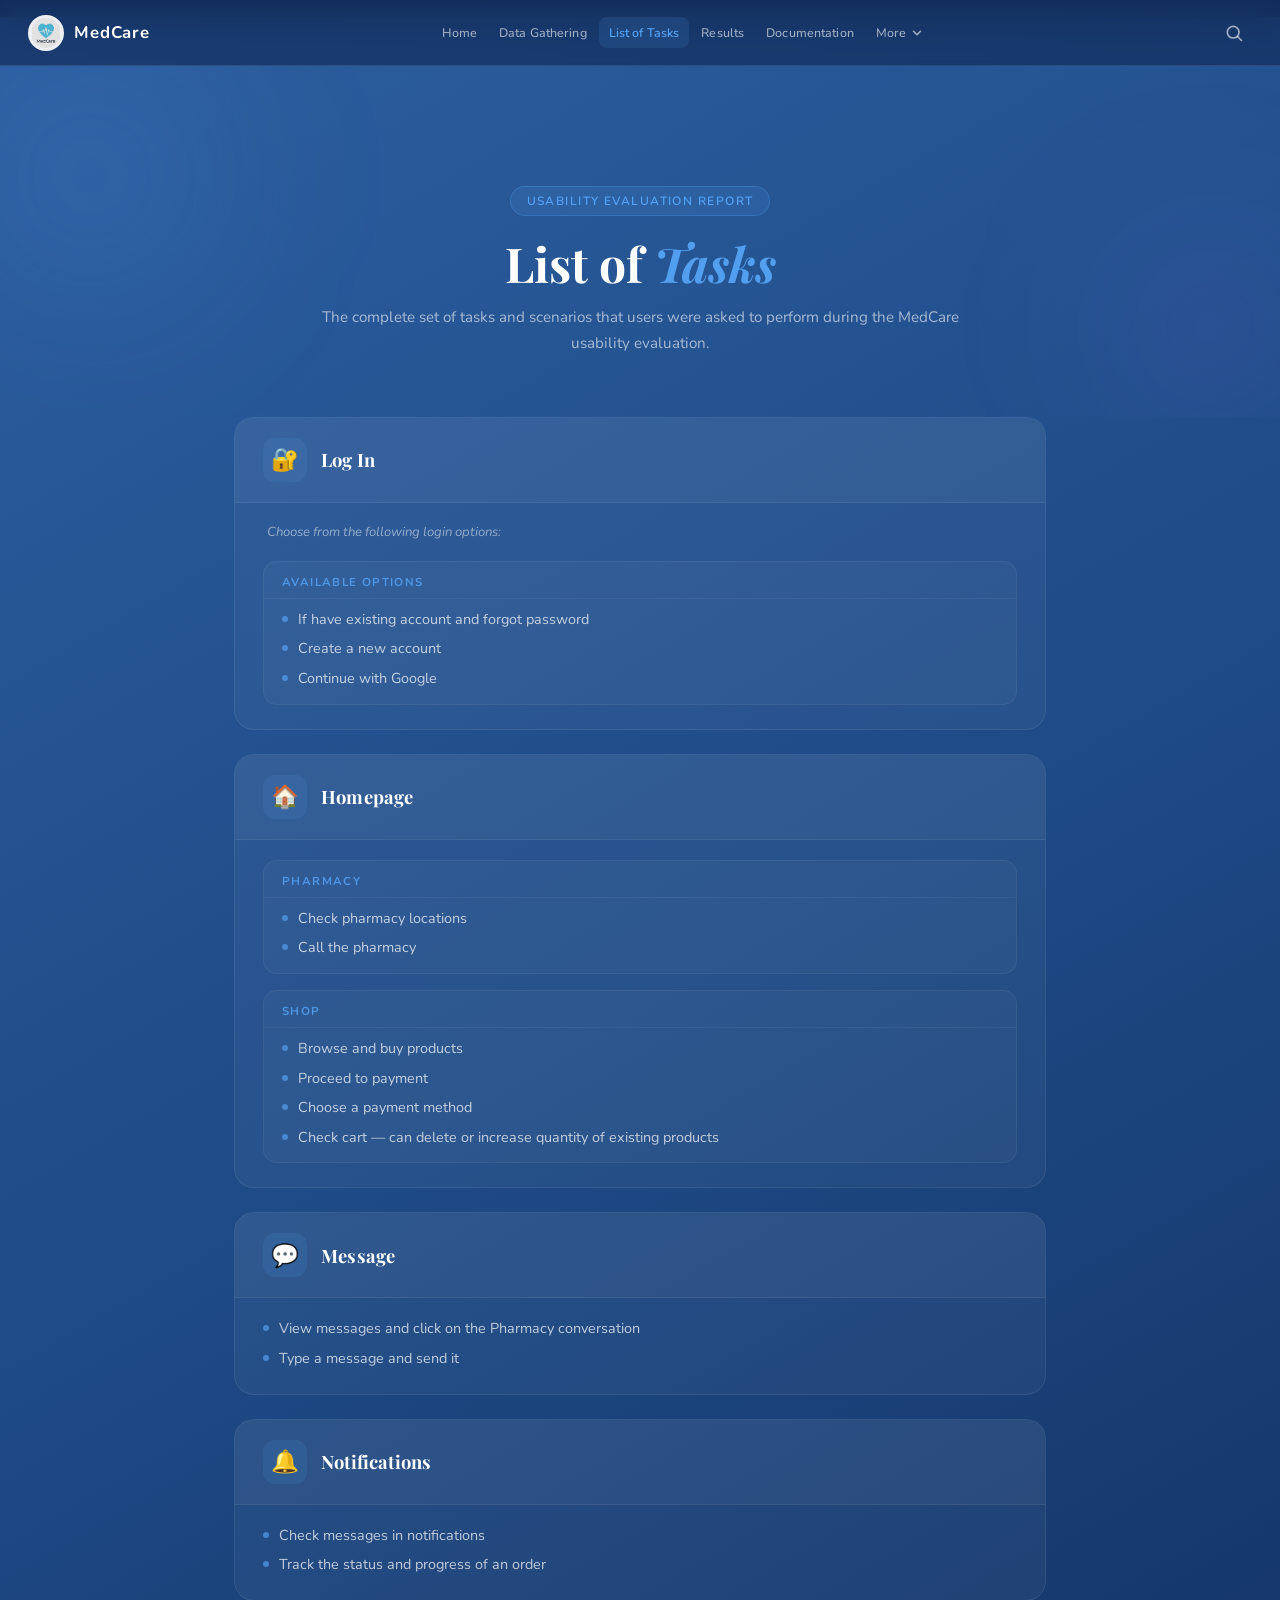
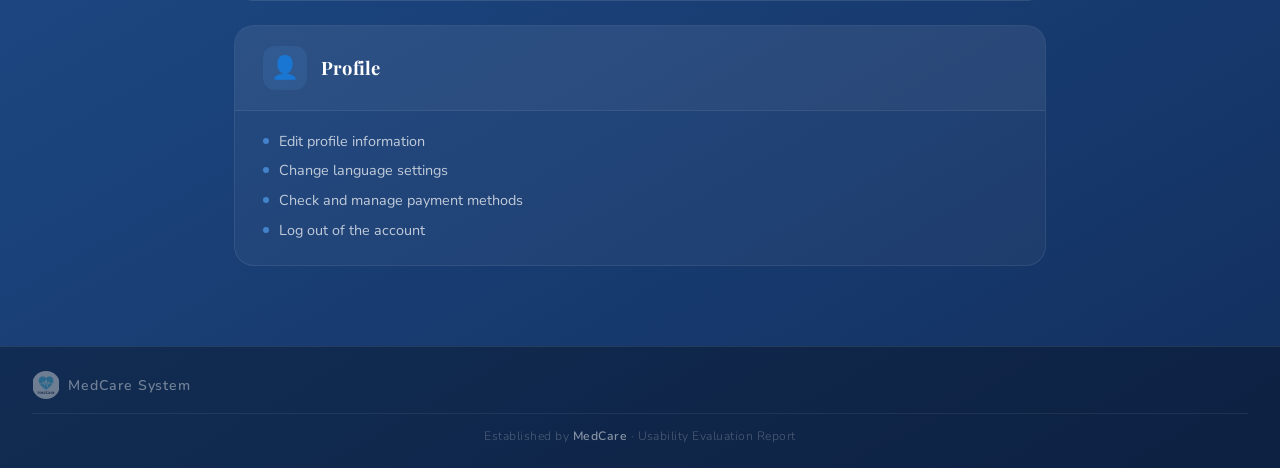
<file: task.html>
<!DOCTYPE html>
<html lang="en">
<head>
<meta charset="UTF-8" />
<meta name="viewport" content="width=device-width, initial-scale=1.0"/>
<title>List of Tasks – MedCare</title>
<link href="https://fonts.googleapis.com/css2?family=Playfair+Display:ital,wght@0,600;0,700;1,600&family=Nunito:wght@300;400;500;600;700&display=swap" rel="stylesheet"/>
<link rel="stylesheet" href="style.css">

</head>
<body>

<!-- SEARCH OVERLAY -->
<div class="search-overlay" id="searchOverlay">
  <div class="search-box">
    <svg class="search-icon-overlay" viewBox="0 0 24 24" fill="none" xmlns="http://www.w3.org/2000/svg" width="20" height="20">
      <circle cx="11" cy="11" r="7" stroke="currentColor" stroke-width="2"/>
      <path d="M16.5 16.5L21 21" stroke="currentColor" stroke-width="2" stroke-linecap="round"/>
    </svg>
    <input type="text" id="searchInput" placeholder="Search topics, sections…" autocomplete="off"/>
    <button class="search-close" id="searchClose" title="Close">
      <svg viewBox="0 0 24 24" fill="none" xmlns="http://www.w3.org/2000/svg" width="20" height="20">
        <path d="M18 6L6 18M6 6l12 12" stroke="currentColor" stroke-width="2" stroke-linecap="round"/>
      </svg>
    </button>
  </div>
  <div class="search-results" id="searchResults">
    <p class="search-hint">Type to search sections…</p>
  </div>
</div>

<!-- NAVBAR -->
<nav id="mainNav">
  <div class="nav-brand">
    <div class="nav-icon">
      <img src="MC_logo.png" alt="MedCare Logo" width="30" height="30" style="object-fit:contain;border-radius:50%;"/>
    </div>
    <span class="nav-title">MedCare</span>
  </div>

  <ul class="nav-links" id="navLinks">
    <li><a href="index.html" class="nav-link">Home</a></li>
    <li><a href="data_gathering.html" class="nav-link">Data Gathering</a></li>
    <li><a href="task.html" class="nav-link active">List of Tasks</a></li>
    <li><a href="results.html" class="nav-link">Results</a></li>
    <li><a href="documentation.html" class="nav-link">Documentation</a></li>
    <li class="nav-more-wrap">
      <button class="nav-link nav-more-btn" id="moreBtn">
        More
        <svg viewBox="0 0 16 16" fill="none" width="14" height="14">
          <path d="M4 6l4 4 4-4" stroke="currentColor" stroke-width="1.8" stroke-linecap="round" stroke-linejoin="round"/>
        </svg>
      </button>
      <div class="dropdown-menu" id="dropdownMenu">
        <a href="reflect.html" class="dropdown-item">Reflections</a>
        <a href="findings.html" class="dropdown-item">Additional Findings</a>
        <a href="prototype.html" class="dropdown-item">Prototype Walkthrough</a>
        <a href="videodemo.html" class="dropdown-item">Video Demonstration</a>
      </div>
    </li>
  </ul>

  <div class="nav-actions">
    <button class="search-btn" id="searchBtn" title="Search">
      <svg viewBox="0 0 24 24" fill="none" xmlns="http://www.w3.org/2000/svg" width="20" height="20">
        <circle cx="11" cy="11" r="7" stroke="currentColor" stroke-width="2"/>
        <path d="M16.5 16.5L21 21" stroke="currentColor" stroke-width="2" stroke-linecap="round"/>
      </svg>
    </button>
    <button class="hamburger" id="hamburger" title="Menu">
      <span></span><span></span><span></span>
    </button>
  </div>
</nav>

<!-- MOBILE MENU -->
<div class="mobile-menu" id="mobileMenu">
  <a href="index.html" class="mobile-link">Home</a>
  <a href="data_gathering.html" class="mobile-link">Data Gathering</a>
  <a href="task.html" class="mobile-link active">List of Tasks</a>
  <a href="results.html" class="mobile-link">Results</a>
  <a href="documentation.html" class="mobile-link">Documentation</a>
  <div class="mobile-divider"></div>
  <p class="mobile-section-label">More</p>
  <a href="reflect.html" class="mobile-link">Reflections</a>
  <a href="findings.html" class="mobile-link">Additional Findings</a>
  <a href="prototype.html" class="mobile-link">Prototype Walkthrough</a>
  <a href="videodemo.html" class="mobile-link">Video Demonstration</a>
</div>

<!-- HERO -->
<div class="tasks-hero">
  <div class="p-orb1"></div>
  <div class="p-orb2"></div>
  <div class="tasks-hero-content">
    <div class="tasks-hero-badge">Usability Evaluation Report</div>
    <h1>List of <em>Tasks</em></h1>
    <p>The complete set of tasks and scenarios that users were asked to perform during the MedCare usability evaluation.</p>
  </div>
</div>

<!-- TASKS CONTENT -->
<div class="tasks-content">

  <!-- LOG IN -->
  <div class="task-group">
    <div class="task-group-header">
      <div class="task-group-icon">🔐</div>
      <div class="task-group-title">Log In</div>
    </div>
    <div class="task-group-body">
      <p class="task-note">Choose from the following login options:</p>
      <div class="task-subgroup">
        <div class="task-subgroup-label">Available Options</div>
        <ul class="task-items">
          <li>If have existing account and forgot password</li>
          <li>Create a new account</li>
          <li>Continue with Google</li>
        </ul>
      </div>
    </div>
  </div>

  <!-- HOMEPAGE -->
  <div class="task-group">
    <div class="task-group-header">
      <div class="task-group-icon">🏠</div>
      <div class="task-group-title">Homepage</div>
    </div>
    <div class="task-group-body">

      <div class="task-subgroup">
        <div class="task-subgroup-label">Pharmacy</div>
        <ul class="task-items">
          <li>Check pharmacy locations</li>
          <li>Call the pharmacy</li>
        </ul>
      </div>

      <div class="task-subgroup">
        <div class="task-subgroup-label">Shop</div>
        <ul class="task-items">
          <li>Browse and buy products</li>
          <li>Proceed to payment</li>
          <li>Choose a payment method</li>
          <li>Check cart — can delete or increase quantity of existing products</li>
        </ul>
      </div>

    </div>
  </div>

  <!-- MESSAGE -->
  <div class="task-group">
    <div class="task-group-header">
      <div class="task-group-icon">💬</div>
      <div class="task-group-title">Message</div>
    </div>
    <div class="task-group-body">
      <ul class="task-items">
        <li>View messages and click on the Pharmacy conversation</li>
        <li>Type a message and send it</li>
      </ul>
    </div>
  </div>

  <!-- NOTIFICATIONS -->
  <div class="task-group">
    <div class="task-group-header">
      <div class="task-group-icon">🔔</div>
      <div class="task-group-title">Notifications</div>
    </div>
    <div class="task-group-body">
      <ul class="task-items">
        <li>Check messages in notifications</li>
        <li>Track the status and progress of an order</li>
      </ul>
    </div>
  </div>

  <!-- PROFILE -->
  <div class="task-group">
    <div class="task-group-header">
      <div class="task-group-icon">👤</div>
      <div class="task-group-title">Profile</div>
    </div>
    <div class="task-group-body">
      <ul class="task-items">
        <li>Edit profile information</li>
        <li>Change language settings</li>
        <li>Check and manage payment methods</li>
        <li>Log out of the account</li>
      </ul>
    </div>
  </div>

</div>

<!-- FOOTER -->
<footer>
  <div class="footer-top">
    <div class="footer-logo">
      <img src="MC_logo.png" alt="MedCare Logo" width="28" height="28" style="object-fit:contain;opacity:0.45;border-radius:50%;"/>
      <span class="footer-brand">MedCare System</span>
    </div>
  </div>
  <div class="footer-bottom" style="text-align:center;">
    <p class="footer-text">Established by <span class="footer-highlight">MedCare</span> · Usability Evaluation Report</p>
  </div>
</footer>

<script src="script.js"></script>
</body>
</html>
</file>
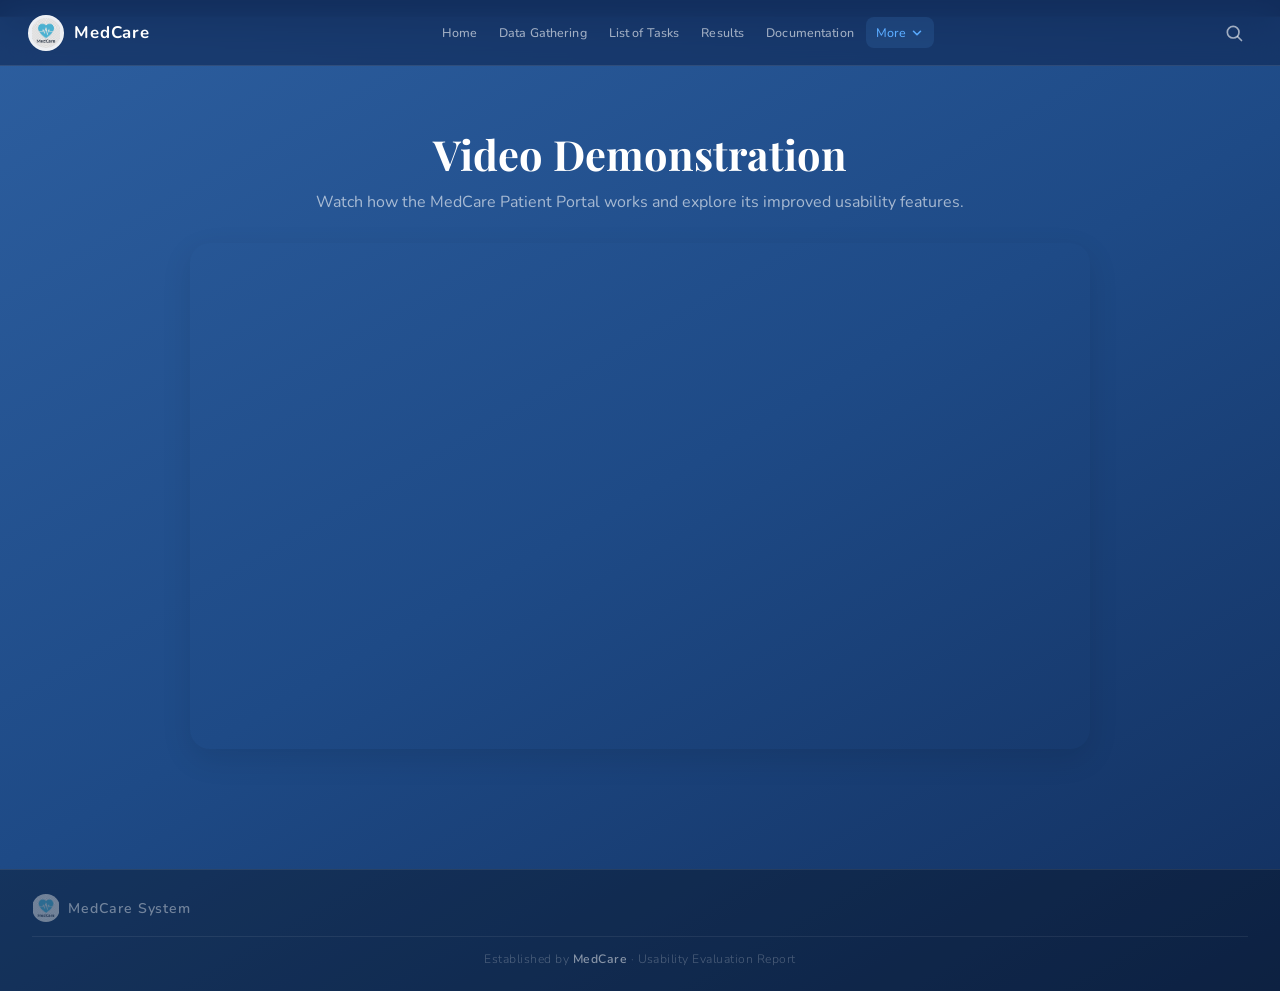
<file: videodemo.html>
<!DOCTYPE html>
<html lang="en">
<head>
<meta charset="UTF-8" />
<meta name="viewport" content="width=device-width, initial-scale=1.0"/>
<title>MedCare – Usability Evaluation</title>
<link href="https://fonts.googleapis.com/css2?family=Playfair+Display:ital,wght@0,600;0,700;1,600&family=Nunito:wght@300;400;500;600;700&display=swap" rel="stylesheet"/>
<link rel="stylesheet" href="style.css">
</head>
<body>

<!-- SEARCH OVERLAY -->
<div class="search-overlay" id="searchOverlay">
  <div class="search-box">
    <svg class="search-icon-overlay" viewBox="0 0 24 24" fill="none" xmlns="http://www.w3.org/2000/svg" width="20" height="20">
      <circle cx="11" cy="11" r="7" stroke="currentColor" stroke-width="2"/>
      <path d="M16.5 16.5L21 21" stroke="currentColor" stroke-width="2" stroke-linecap="round"/>
    </svg>
    <input type="text" id="searchInput" placeholder="Search topics, sections…" autocomplete="off"/>
    <button class="search-close" id="searchClose" title="Close">
      <svg viewBox="0 0 24 24" fill="none" xmlns="http://www.w3.org/2000/svg" width="20" height="20">
        <path d="M18 6L6 18M6 6l12 12" stroke="currentColor" stroke-width="2" stroke-linecap="round"/>
      </svg>
    </button>
  </div>
  <div class="search-results" id="searchResults">
    <p class="search-hint">Type to search sections…</p>
  </div>
</div>

<!-- NAVBAR -->
<nav id="mainNav">
  <div class="nav-brand">
    <div class="nav-icon">
      <img src="MC_logo.png" alt="MedCare Logo" width="30" height="30" style="object-fit:contain;border-radius:50%;"/>
    </div>
    <span class="nav-title">MedCare</span>
  </div>

  <ul class="nav-links" id="navLinks">
    <li><a href="index.html" class="nav-link">Home</a></li>
    <li><a href="data_gathering.html" class="nav-link">Data Gathering</a></li>
    <li><a href="task.html" class="nav-link">List of Tasks</a></li>
    <li><a href="results.html" class="nav-link">Results</a></li>
    <li><a href="documentation.html" class="nav-link">Documentation</a></li>
    <li class="nav-more-wrap">
      <button class="nav-link nav-more-btn active" id="moreBtn">
        More
        <svg viewBox="0 0 16 16" fill="none" width="14" height="14">
          <path d="M4 6l4 4 4-4" stroke="currentColor" stroke-width="1.8" stroke-linecap="round" stroke-linejoin="round"/>
        </svg>
      </button>
      <div class="dropdown-menu" id="dropdownMenu">
        <a href="reflect.html" class="dropdown-item">Reflections</a>
        <a href="findings.html" class="dropdown-item">Additional Findings</a>
        <a href="prototype.html" class="dropdown-item">Prototype Walkthrough</a>
        <a href="videodemo.html" class="dropdown-item active">Video Demonstration</a>
      </div>
    </li>
  </ul>

  <div class="nav-actions">
    <button class="search-btn" id="searchBtn" title="Search">
      <svg viewBox="0 0 24 24" fill="none" xmlns="http://www.w3.org/2000/svg" width="20" height="20">
        <circle cx="11" cy="11" r="7" stroke="currentColor" stroke-width="2"/>
        <path d="M16.5 16.5L21 21" stroke="currentColor" stroke-width="2" stroke-linecap="round"/>
      </svg>
    </button>
    <button class="hamburger" id="hamburger" title="Menu">
      <span></span><span></span><span></span>
    </button>
  </div>
</nav>

<!-- MOBILE MENU -->
<div class="mobile-menu" id="mobileMenu">
  <a href="index.html" class="mobile-link">Home</a>
  <a href="data_gathering.html" class="mobile-link">Data Gathering</a>
  <a href="task.html" class="mobile-link">List of Tasks</a>
  <a href="results.html" class="mobile-link">Results</a>
  <a href="documentation.html" class="mobile-link">Documentation</a>
  <div class="mobile-divider"></div>
  <p class="mobile-section-label">More</p>
  <a href="reflect.html" class="mobile-link">Reflections</a>
  <a href="findings.html" class="mobile-link">Additional Findings</a>
  <a href="prototype.html" class="mobile-link">Prototype Walkthrough</a>
  <a href="videodemo.html" class="mobile-link active">Video Demonstration</a>
</div>


<!-- VIDEO DEMONSTRATION -->
<section id="demo" class="video-section">
  <div class="video-container">
    <h2 class="video-title">Video Demonstration</h2>
    <p class="video-subtitle">
      Watch how the MedCare Patient Portal works and explore its improved usability features.
    </p>
    <div class="video-wrapper">
      <!-- Replace YOUR_VIDEO_ID with your actual YouTube video ID -->
      <iframe
        src="https://drive.google.com/file/d/1ZOsoGHTSGkjdppE1oVT_QxdLVAgEpy3-/view?usp=sharing.mp4"
        title="MedCare Demo Video"
        frameborder="0"
        allowfullscreen>
      </iframe>
    </div>
  </div>
</section>



<!-- FOOTER -->
<footer>
  <div class="footer-top">
    <div class="footer-logo">
      <img src="MC_logo.png" alt="MedCare Logo" width="28" height="28" style="object-fit:contain;opacity:0.45;border-radius:50%;"/>
      <span class="footer-brand">MedCare System</span>
    </div>

  </div>
  <div class="footer-bottom" style="text-align:center;">
    <p class="footer-text">Established by <span class="footer-highlight">MedCare</span> · Usability Evaluation Report</p>
  </div>
</footer>

<script src="script.js"></script>
</body>
</html>
</file>
<file: style.css>
:root {
  --bg-top: #2d5fa0;
  --bg-mid: #1e4a86;
  --bg-bottom: #122f5e;
  --accent: #5aabff;
  --accent-glow: rgba(90,171,255,0.35);
  --white: #ffffff;
  --white-80: rgba(255,255,255,0.80);
  --white-60: rgba(255,255,255,0.60);
  --white-40: rgba(255,255,255,0.40);
  --white-20: rgba(255,255,255,0.18);
  --white-10: rgba(255,255,255,0.09);
  --avatar-bg: rgba(160,195,240,0.40);
  --nav-h: 66px;
}

*, *::before, *::after { box-sizing: border-box; margin: 0; padding: 0; }

html { scroll-behavior: smooth; }

body {
  font-family: 'Nunito', sans-serif;
  background: linear-gradient(150deg, var(--bg-top) 0%, var(--bg-mid) 50%, var(--bg-bottom) 100%);
  min-height: 100vh;
  color: var(--white);
  overflow-x: hidden;
}

/* ══════════════════════════════════════
   NAV
══════════════════════════════════════ */
nav {
  position: sticky;
  top: 0;
  z-index: 100;
  height: var(--nav-h);
  display: flex;
  align-items: center;
  justify-content: space-between;
  padding: 0 28px;
  background: rgba(18, 47, 94, 0.72);
  backdrop-filter: blur(18px);
  -webkit-backdrop-filter: blur(18px);
  border-bottom: 1px solid rgba(255,255,255,0.10);
  gap: 16px;
}

/* Brand */
.nav-brand {
  display: flex;
  align-items: center;
  gap: 10px;
  flex-shrink: 0;
  text-decoration: none;
}

.nav-icon {
  width: 36px;
  height: 36px;
  border-radius: 50%;
  background: rgba(255,255,255,0.92);
  display: flex;
  align-items: center;
  justify-content: center;
  border: 1.5px solid rgba(255,255,255,0.28);
  transition: background 0.2s;
  overflow: hidden;
}

.nav-brand:hover .nav-icon {
  background: rgba(255,255,255,0.20);
}

.nav-title {
  font-size: 1.05rem;
  font-weight: 700;
  letter-spacing: 0.05em;
  color: var(--white);
}

/* Desktop links */
.nav-links {
  display: flex;
  list-style: none;
  align-items: center;
  gap: 2px;
  flex: 1;
  justify-content: center;
  flex-wrap: nowrap;
}

.nav-links li {
  list-style: none;
}

.nav-link {
  font-size: 0.78rem;
  font-weight: 500;
  color: var(--white-60);
  text-decoration: none;
  padding: 7px 10px;
  border-radius: 8px;
  white-space: nowrap;
  transition: color 0.2s, background 0.2s;
  background: none;
  border: none;
  cursor: pointer;
  font-family: 'Nunito', sans-serif;
  display: flex;
  align-items: center;
  gap: 4px;
  letter-spacing: 0.01em;
}

.nav-link:hover, .nav-link.active {
  color: var(--white);
  background: rgba(255,255,255,0.10);
}

.nav-link.active {
  color: var(--accent);
  background: rgba(90,171,255,0.12);
}

/* More dropdown */
.nav-more-wrap {
  position: relative;
  list-style: none;
}

.nav-more-btn svg {
  transition: transform 0.25s ease;
}

.nav-more-btn.open svg {
  transform: rotate(180deg);
}

.dropdown-menu {
  position: absolute;
  top: calc(100% + 10px);
  right: 0;
  min-width: 190px;
  background: rgba(18, 47, 94, 0.96);
  backdrop-filter: blur(20px);
  -webkit-backdrop-filter: blur(20px);
  border: 1px solid rgba(255,255,255,0.13);
  border-radius: 14px;
  padding: 8px;
  display: flex;
  flex-direction: column;
  gap: 2px;
  box-shadow: 0 16px 48px rgba(0,0,0,0.40);
  opacity: 0;
  pointer-events: none;
  transform: translateY(-8px) scale(0.97);
  transition: opacity 0.22s ease, transform 0.22s ease;
  z-index: 200;
}

.dropdown-menu.open {
  opacity: 1;
  pointer-events: all;
  transform: translateY(0) scale(1);
}

.dropdown-item {
  font-size: 0.82rem;
  font-weight: 500;
  color: var(--white-60);
  text-decoration: none;
  padding: 9px 14px;
  border-radius: 8px;
  transition: color 0.18s, background 0.18s;
  white-space: nowrap;
}

.dropdown-item:hover {
  color: var(--white);
  background: rgba(255,255,255,0.09);
}

.dropdown-item.active {
  color: var(--accent);
  background: rgba(90,171,255,0.12);
}

/* Nav actions */
.nav-actions {
  display: flex;
  align-items: center;
  gap: 6px;
  flex-shrink: 0;
}

.search-btn {
  background: none;
  border: none;
  cursor: pointer;
  color: var(--white-60);
  width: 36px;
  height: 36px;
  border-radius: 50%;
  display: flex;
  align-items: center;
  justify-content: center;
  transition: color 0.2s, background 0.2s;
}

.search-btn:hover {
  color: var(--white);
  background: rgba(255,255,255,0.10);
}

.hamburger {
  background: none;
  border: none;
  cursor: pointer;
  display: none;
  flex-direction: column;
  gap: 5px;
  padding: 6px;
  width: 36px;
  height: 36px;
  align-items: center;
  justify-content: center;
  border-radius: 8px;
  transition: background 0.2s;
}

.hamburger:hover { background: rgba(255,255,255,0.10); }

.hamburger span {
  display: block;
  width: 22px;
  height: 2px;
  background: var(--white);
  border-radius: 2px;
  transition: transform 0.3s ease, opacity 0.3s ease;
}

.hamburger.open span:nth-child(1) { transform: translateY(7px) rotate(45deg); }
.hamburger.open span:nth-child(2) { opacity: 0; }
.hamburger.open span:nth-child(3) { transform: translateY(-7px) rotate(-45deg); }

/* ══════════════════════════════════════
   MOBILE MENU
══════════════════════════════════════ */
.mobile-menu {
  position: fixed;
  top: var(--nav-h);
  left: 0; right: 0;
  background: rgba(15, 40, 82, 0.97);
  backdrop-filter: blur(20px);
  -webkit-backdrop-filter: blur(20px);
  border-bottom: 1px solid rgba(255,255,255,0.10);
  padding: 16px;
  display: flex;
  flex-direction: column;
  gap: 2px;
  z-index: 99;
  transform: translateY(-110%);
  transition: transform 0.35s cubic-bezier(0.4,0,0.2,1);
  max-height: calc(100vh - var(--nav-h));
  overflow-y: auto;
}

.mobile-menu.open {
  transform: translateY(0);
}

.mobile-link {
  display: block;
  list-style: none;
  font-size: 0.92rem;
  font-weight: 500;
  color: var(--white-60);
  text-decoration: none;
  padding: 12px 14px;
  border-radius: 10px;
  transition: color 0.2s, background 0.2s;
}

.mobile-link:hover, .mobile-link.active {
  color: var(--white);
  background: rgba(255,255,255,0.08);
}

.mobile-link.active { color: var(--accent); }

.mobile-divider {
  height: 1px;
  background: rgba(255,255,255,0.10);
  margin: 8px 0;
}

.mobile-section-label {
  font-size: 0.7rem;
  font-weight: 600;
  color: var(--white-40);
  text-transform: uppercase;
  letter-spacing: 0.12em;
  padding: 4px 14px 2px;
}

/* ══════════════════════════════════════
   SEARCH OVERLAY
══════════════════════════════════════ */
.search-overlay {
  position: fixed;
  inset: 0;
  z-index: 300;
  background: rgba(12, 32, 68, 0.88);
  backdrop-filter: blur(16px);
  -webkit-backdrop-filter: blur(16px);
  display: flex;
  flex-direction: column;
  align-items: center;
  padding-top: 100px;
  opacity: 0;
  pointer-events: none;
  transition: opacity 0.25s ease;
}

.search-overlay.open {
  opacity: 1;
  pointer-events: all;
}

.search-box {
  display: flex;
  align-items: center;
  gap: 12px;
  width: 100%;
  max-width: 560px;
  background: rgba(255,255,255,0.08);
  border: 1.5px solid rgba(255,255,255,0.20);
  border-radius: 14px;
  padding: 14px 18px;
  margin: 0 20px;
  transition: border-color 0.2s;
}

.search-box:focus-within {
  border-color: var(--accent);
  box-shadow: 0 0 0 4px rgba(90,171,255,0.15);
}

.search-icon-overlay {
  color: var(--white-60);
  flex-shrink: 0;
}

#searchInput {
  flex: 1;
  background: none;
  border: none;
  outline: none;
  font-family: 'Nunito', sans-serif;
  font-size: 1rem;
  font-weight: 500;
  color: var(--white);
}

#searchInput::placeholder { color: var(--white-40); }

.search-close {
  background: none;
  border: none;
  color: var(--white-60);
  cursor: pointer;
  padding: 4px;
  border-radius: 6px;
  display: flex;
  transition: color 0.2s;
}

.search-close:hover { color: var(--white); }

.search-results {
  width: 100%;
  max-width: 560px;
  margin: 12px 20px 0;
  display: flex;
  flex-direction: column;
  gap: 4px;
}

.search-hint {
  font-size: 0.85rem;
  color: var(--white-40);
  text-align: center;
  padding: 20px 0;
}

.search-result-item {
  display: flex;
  align-items: center;
  gap: 12px;
  background: rgba(255,255,255,0.06);
  border: 1px solid rgba(255,255,255,0.09);
  border-radius: 10px;
  padding: 13px 16px;
  text-decoration: none;
  color: var(--white-80);
  font-size: 0.88rem;
  font-weight: 500;
  transition: background 0.18s, color 0.18s;
  cursor: pointer;
}

.search-result-item:hover {
  background: rgba(90,171,255,0.12);
  color: var(--white);
  border-color: rgba(90,171,255,0.25);
}

.search-result-icon {
  width: 30px;
  height: 30px;
  border-radius: 8px;
  background: rgba(90,171,255,0.15);
  display: flex;
  align-items: center;
  justify-content: center;
  font-size: 0.85rem;
  flex-shrink: 0;
}

/* ══════════════════════════════════════
   MAIN / HERO
══════════════════════════════════════ */
main {
  position: relative;
  display: flex;
  flex-direction: column;
  align-items: center;
  padding: 60px 24px 80px;
  overflow: hidden;
}

/* Decorative background orbs */
.bg-orb {
  position: absolute;
  border-radius: 50%;
  filter: blur(80px);
  pointer-events: none;
  z-index: 0;
}

.orb1 {
  width: 500px; height: 500px;
  background: rgba(90,171,255,0.12);
  top: -100px; right: -150px;
}

.orb2 {
  width: 400px; height: 400px;
  background: rgba(60,120,200,0.10);
  bottom: 0; left: -100px;
}

.orb3 {
  width: 250px; height: 250px;
  background: rgba(120,180,255,0.08);
  top: 50%; left: 50%;
  transform: translate(-50%, -50%);
}

/* Hero */
.hero-title {
  position: relative;
  z-index: 1;
  text-align: center;
  margin-bottom: 64px;
  animation: fadeDown 0.8s ease both;
}

.hero-badge {
  display: inline-block;
  font-size: 0.72rem;
  font-weight: 600;
  letter-spacing: 0.14em;
  text-transform: uppercase;
  color: var(--accent);
  background: rgba(90,171,255,0.12);
  border: 1px solid rgba(90,171,255,0.25);
  padding: 5px 14px;
  border-radius: 100px;
  margin-bottom: 20px;
}

.hero-title h1 {
  font-family: 'Playfair Display', serif;
  font-size: clamp(2.4rem, 6vw, 4rem);
  font-weight: 700;
  color: var(--white);
  line-height: 1.15;
  max-width: 680px;
  margin: 0 auto 18px;
}

.hero-title h1 em {
  font-style: italic;
  color: var(--accent);
  display: block;
}

.hero-sub {
  font-size: 0.95rem;
  color: var(--white-60);
  max-width: 520px;
  margin: 0 auto;
  line-height: 1.65;
  font-weight: 400;
}

@keyframes fadeDown {
  from { opacity: 0; transform: translateY(-20px); }
  to   { opacity: 1; transform: translateY(0); }
}

/* ══════════════════════════════════════
   TEAM SECTION
══════════════════════════════════════ */
.team-section {
  position: relative;
  z-index: 1;
  width: 100%;
  max-width: 760px;
  display: flex;
  flex-direction: column;
  align-items: center;
  gap: 12px;
  background: rgba(255,255,255,0.04);
  border: 1px solid rgba(255,255,255,0.10);
  border-radius: 24px;
  padding: 40px 32px;
  backdrop-filter: blur(8px);
  -webkit-backdrop-filter: blur(8px);
}

.team-heading {
  font-family: 'Nunito', sans-serif;
  font-size: 0.72rem;
  font-weight: 700;
  color: var(--white-40);
  letter-spacing: 0.16em;
  text-transform: uppercase;
  margin-bottom: 24px;
  animation: fadeDown 0.9s ease 0.1s both;
}

/* Rows */
.team-row {
  display: flex;
  justify-content: center;
  gap: 40px;
  width: 100%;
}

.leader-row { animation: fadeUp 0.7s ease 0.2s both; }
.members-row {
  animation: fadeUp 0.7s ease 0.35s both;
  flex-wrap: wrap;
  gap: 32px 40px;
}

@keyframes fadeUp {
  from { opacity: 0; transform: translateY(22px); }
  to   { opacity: 1; transform: translateY(0); }
}

/* Member card */
.member {
  display: flex;
  flex-direction: column;
  align-items: center;
  gap: 10px;
  width: 110px;
}

.avatar {
  position: relative;
  width: 70px;
  height: 70px;
  border-radius: 50%;
  background: var(--avatar-bg);
  border: 2px solid rgba(255,255,255,0.20);
  display: flex;
  align-items: center;
  justify-content: center;
  overflow: visible;
  backdrop-filter: blur(4px);
  transition: transform 0.3s ease, border-color 0.3s ease, box-shadow 0.3s ease;
  cursor: default;
}

.avatar:hover {
  transform: translateY(-4px) scale(1.07);
  border-color: rgba(90,171,255,0.55);
  box-shadow: 0 10px 30px rgba(90,171,255,0.20);
}

.avatar-inner {
  font-size: 1.9rem;
  line-height: 1;
  overflow: hidden;
  width: 100%;
  height: 100%;
  display: flex;
  align-items: center;
  justify-content: center;
  border-radius: 50%;
}

/* Leader specific */
.leader-avatar {
  width: 88px;
  height: 88px;
}

.leader-avatar .avatar-inner { font-size: 2.4rem; }

.avatar-ring {
  position: absolute;
  inset: -5px;
  border-radius: 50%;
  border: 2px solid var(--accent);
  opacity: 0.45;
  animation: pulse-ring 2.5s ease-in-out infinite;
}

@keyframes pulse-ring {
  0%, 100% { transform: scale(1); opacity: 0.45; }
  50% { transform: scale(1.06); opacity: 0.20; }
}

.member-name {
  font-size: 0.73rem;
  font-weight: 600;
  color: var(--white-80);
  text-align: center;
  line-height: 1.35;
}

.member-role {
  font-size: 0.67rem;
  color: var(--white-40);
  font-weight: 500;
  text-align: center;
}

.leader-badge {
  font-size: 0.65rem;
  font-weight: 700;
  color: var(--accent);
  background: rgba(90,171,255,0.12);
  border: 1px solid rgba(90,171,255,0.25);
  padding: 2px 10px;
  border-radius: 100px;
  letter-spacing: 0.06em;
  text-transform: uppercase;
}

/* ══════════════════════════════════════
   STATS STRIP
══════════════════════════════════════ */
.stats-strip {
  position: relative;
  z-index: 1;
  display: flex;
  align-items: center;
  gap: 0;
  margin-top: 40px;
  background: rgba(255,255,255,0.05);
  border: 1px solid rgba(255,255,255,0.10);
  border-radius: 16px;
  padding: 20px 40px;
  animation: fadeUp 0.7s ease 0.5s both;
}

.stat-item {
  display: flex;
  flex-direction: column;
  align-items: center;
  gap: 4px;
  padding: 0 32px;
}

.stat-num {
  font-family: 'Playfair Display', serif;
  font-size: 1.6rem;
  font-weight: 700;
  color: var(--white);
}

.stat-label {
  font-size: 0.72rem;
  color: var(--white-40);
  font-weight: 500;
  letter-spacing: 0.04em;
  white-space: nowrap;
}

.stat-divider {
  width: 1px;
  height: 40px;
  background: rgba(255,255,255,0.12);
}

/* ══════════════════════════════════════
   FOOTER
══════════════════════════════════════ */
footer {
  background: rgba(0,0,0,0.30);
  border-top: 1px solid rgba(255,255,255,0.09);
  padding: 24px 32px;
}

.footer-top {
  display: flex;
  align-items: center;
  justify-content: space-between;
  flex-wrap: wrap;
  gap: 16px;
  margin-bottom: 14px;
}

.footer-logo {
  display: flex;
  align-items: center;
  gap: 8px;
}

.footer-brand {
  font-size: 0.88rem;
  font-weight: 600;
  color: rgba(255,255,255,0.40);
  letter-spacing: 0.06em;
}

.footer-links {
  display: flex;
  gap: 20px;
}

.footer-links a {
  font-size: 0.80rem;
  color: rgba(255,255,255,0.30);
  text-decoration: none;
  transition: color 0.2s;
}

.footer-links a:hover { color: rgba(255,255,255,0.65); }

.footer-bottom {
  border-top: 1px solid rgba(255,255,255,0.07);
  padding-top: 14px;
  text-align: center;
}

.footer-text {
  font-size: 0.76rem;
  color: rgba(255,255,255,0.25);
  font-weight: 300;
  letter-spacing: 0.04em;
}

.footer-highlight {
  color: rgba(255,255,255,0.50);
  font-weight: 600;
}

/* ══════════════════════════════════════
   RESPONSIVE
══════════════════════════════════════ */
@media (max-width: 900px) {
  .nav-links { display: none; }
  .hamburger { display: flex; }
}

@media (max-width: 560px) {
  .members-row { gap: 24px; }
  .member { width: 86px; }
  .avatar { width: 58px; height: 58px; }
  .avatar-inner { font-size: 1.55rem; }
  .stats-strip { flex-direction: column; gap: 16px; padding: 20px 24px; }
  .stat-divider { width: 60px; height: 1px; }
  .team-section { padding: 28px 18px; }
  .footer-top { flex-direction: column; align-items: center; text-align: center; }
  .footer-links { flex-wrap: wrap; justify-content: center; gap: 12px; }
  .video-wrapper iframe, .video-wrapper video { height: 220px; }
  .findings-container, .reflection-container { padding: 40px 16px 60px; }
  .prototype-section { padding: 30px 16px 60px; }
}

@media (max-width: 768px) {
  .video-wrapper iframe, .video-wrapper video { height: 280px; }
}

/* ══════════════════════════════════════
   SUBPAGE STYLES
══════════════════════════════════════ */



.video-section {
  padding: 60px 20px 80px;
  text-align: center;
}

.video-container {
  max-width: 900px;
  margin: 0 auto;
}

.video-title {
  font-family: 'Playfair Display', serif;
  font-size: clamp(1.8rem, 4vw, 2.6rem);
  font-weight: 700;
  color: var(--white);
  margin-bottom: 10px;
}

.video-subtitle {
  color: var(--white-60);
  margin-bottom: 30px;
}

.video-wrapper {
  max-width: 900px;
  margin: 0 auto;
  border-radius: 20px;
  overflow: hidden;
  box-shadow: 0 10px 30px rgba(0,0,0,0.1);
}

.video-wrapper iframe,
.video-wrapper video {
  width: 100%;
  height: 500px;
  border: none;
}

.video-actions {
  margin-top: 25px;
}

.video-btn {
  display: inline-block;
  padding: 12px 24px;
  background: #2c7be5;
  color: white;
  border-radius: 10px;
  text-decoration: none;
  font-weight: 600;
  transition: 0.3s;
}

.video-btn:hover {
  background: #1a5edb;
}

/* SIMPLE NAV */
.simple-nav {
  display: flex;
  justify-content: space-between;
  padding: 15px 30px;
  background: white;
  box-shadow: 0 2px 10px rgba(0,0,0,0.05);
}

.back-btn {
  text-decoration: none;
  color: #2c7be5;
  font-weight: 600;
}

.page-header {
  text-align: center;
  padding: 60px 20px 30px;
}

.page-header h1 {
  font-size: 2.5rem;
}

.page-header p {
  color: #666;
}

/* FINDINGS */
.findings-container {
  max-width: 900px;
  margin: auto;
  padding: 60px 24px 80px;
}

.findings-page-title, .reflection-page-title {
  font-family: 'Playfair Display', serif;
  font-size: clamp(1.8rem, 4vw, 2.6rem);
  font-weight: 700; color: var(--white);
  margin-bottom: 8px;
}

.findings-page-sub, .reflection-page-sub {
  font-size: 0.92rem; color: var(--white-60); line-height: 1.65;
  margin-bottom: 36px;
}

.finding-card {
  background: rgba(255,255,255,0.06);
  border: 1px solid rgba(255,255,255,0.10);
  padding: 24px;
  margin-bottom: 16px;
  border-radius: 18px;
  backdrop-filter: blur(10px);
  transition: transform 0.2s, box-shadow 0.2s;
}

.finding-card:hover {
  transform: translateY(-4px);
  box-shadow: 0 12px 32px rgba(0,0,0,0.20);
}

.finding-card h3 {
  margin-bottom: 10px;
  color: var(--white);
  font-size: 1rem;
}

.finding-card p {
  color: var(--white-60);
  font-size: 0.9rem;
  line-height: 1.7;
}

/* FOOTER */
.simple-footer {
  text-align: center;
  padding: 20px;
  color: #888;
}

/* PROTOTYPE PAGE */
.prototype-section {
  max-width: 900px;
  margin: auto;
  padding: 40px 24px 80px;
  text-align: center;
}

/* VIDEO */
.video-wrapper {
  border-radius: 20px;
  overflow: hidden;
  box-shadow: 0 10px 30px rgba(0,0,0,0.1);
  margin-bottom: 40px;
}

.video-wrapper iframe {
  width: 100%;
  height: 500px;
  border: none;
}

/* FIGMA BOX */
.figma-box {
  background: rgba(255,255,255,0.06);
  border: 1px solid rgba(255,255,255,0.10);
  padding: 30px;
  border-radius: 20px;
  color: var(--white-60);
}

.figma-box h3 { color: var(--white); margin-bottom: 10px; }
.figma-box p { color: var(--white-60); font-size: 0.9rem; line-height: 1.65; }

.figma-btn {
  display: inline-block;
  margin-top: 15px;
  padding: 12px 24px;
  background: #a259ff; /* Figma color vibe */
  color: white;
  border-radius: 10px;
  text-decoration: none;
  font-weight: 600;
  transition: 0.3s;
}

.figma-btn:hover {
  background: #7a3fe0;
}

/* REFLECTION */
.reflection-container {
  max-width: 900px;
  margin: auto;
  padding: 60px 24px 80px;
}

.reflection-card {
  background: rgba(255,255,255,0.06);
  border: 1px solid rgba(255,255,255,0.10);
  padding: 26px;
  margin-bottom: 16px;
  border-radius: 18px;
  backdrop-filter: blur(10px);
  transition: transform 0.2s, box-shadow 0.2s;
}

.reflection-card:hover {
  transform: translateY(-4px);
  box-shadow: 0 12px 32px rgba(0,0,0,0.20);
}

.reflection-card h3 {
  margin-bottom: 10px;
  color: var(--white);
  font-size: 1rem;
}

.reflection-card p {
  color: var(--white-60);
  font-size: 0.9rem;
  line-height: 1.7;
}
/* ══════════════════════════════════════
   PARTICIPANT PAGE
══════════════════════════════════════ */
.participant-hero {
  position: relative;
  text-align: center;
  padding: 80px 24px 52px;
  overflow: hidden;
}
.participant-hero .p-orb1 {
  position: absolute; border-radius: 50%; filter: blur(80px);
  pointer-events: none; z-index: 0;
  width: 500px; height: 500px;
  background: rgba(90,171,255,0.12); top: -100px; right: -150px;
}
.participant-hero .p-orb2 {
  position: absolute; border-radius: 50%; filter: blur(80px);
  pointer-events: none; z-index: 0;
  width: 400px; height: 400px;
  background: rgba(60,120,200,0.10); bottom: 0; left: -100px;
}
.participant-hero-content { position: relative; z-index: 1; }
.participant-hero-badge {
  display: inline-block; font-size: 0.72rem; font-weight: 600;
  letter-spacing: 0.14em; text-transform: uppercase; color: var(--accent);
  background: rgba(90,171,255,0.12); border: 1px solid rgba(90,171,255,0.25);
  padding: 5px 14px; border-radius: 100px; margin-bottom: 20px;
}
.participant-hero h1 {
  font-family: 'Playfair Display', serif;
  font-size: clamp(2.2rem, 5vw, 3.4rem); font-weight: 700;
  color: var(--white); line-height: 1.15; margin-bottom: 16px;
}
.participant-hero h1 em { font-style: italic; color: var(--accent); }
.participant-hero p {
  font-size: 0.95rem; color: var(--white-60);
  max-width: 540px; margin: 0 auto; line-height: 1.65;
}

/* Content wrapper */
.participant-content {
  max-width: 960px; margin: 0 auto;
  padding: 0 24px 80px;
  display: flex; flex-direction: column; gap: 28px;
}

/* Glass card */
.participant-card {
  background: rgba(255,255,255,0.05);
  border: 1px solid rgba(255,255,255,0.10);
  border-radius: 24px; padding: 40px 36px;
  backdrop-filter: blur(10px);
}
.participant-card-header {
  display: flex; align-items: center; gap: 14px; margin-bottom: 28px;
}
.p-card-icon {
  width: 48px; height: 48px; border-radius: 14px; flex-shrink: 0;
  background: rgba(90,171,255,0.15); border: 1px solid rgba(90,171,255,0.30);
  display: flex; align-items: center; justify-content: center; font-size: 1.4rem;
}
.participant-card-header h2 {
  font-family: 'Playfair Display', serif;
  font-size: clamp(1.2rem, 2.5vw, 1.7rem);
  font-weight: 700; color: var(--white); margin: 0;
}
.p-card-subtitle { font-size: 0.82rem; color: var(--white-40); margin-top: 4px; }
.p-section-label {
  font-size: 0.68rem; font-weight: 700; letter-spacing: 0.12em;
  text-transform: uppercase; color: var(--accent); margin-bottom: 12px; display: block;
}
.p-card-text { color: var(--white-60); line-height: 1.75; font-size: 0.93rem; margin-bottom: 18px; }
.p-card-divider { height: 1px; background: rgba(255,255,255,0.08); margin: 24px 0; }

/* Participant grid */
.p-grid {
  display: grid; grid-template-columns: repeat(3, 1fr); gap: 16px;
}
.p-member-card {
  background: rgba(255,255,255,0.04);
  border: 1px solid rgba(255,255,255,0.08);
  border-radius: 18px; padding: 24px 20px;
  display: flex; flex-direction: column; align-items: center;
  text-align: center; gap: 10px;
  transition: transform 0.25s, box-shadow 0.25s, border-color 0.25s;
}
.p-member-card:hover {
  transform: translateY(-5px);
  box-shadow: 0 14px 36px rgba(0,0,0,0.22);
  border-color: rgba(90,171,255,0.30);
}
.p-avatar {
  width: 68px; height: 68px; border-radius: 50%;
  background: rgba(90,171,255,0.18);
  border: 2px solid rgba(90,171,255,0.30);
  display: flex; align-items: center; justify-content: center;
  font-size: 1.8rem; overflow: hidden;
  transition: border-color 0.25s, box-shadow 0.25s;
}
.p-member-card:hover .p-avatar {
  border-color: rgba(90,171,255,0.65);
  box-shadow: 0 0 0 4px rgba(90,171,255,0.12);
}
.p-avatar img { width: 100%; height: 100%; object-fit: cover; border-radius: 50%; display: block; }
.p-num {
  font-size: 0.65rem; font-weight: 700; letter-spacing: 0.12em; text-transform: uppercase;
  color: var(--accent); background: rgba(90,171,255,0.12);
  border: 1px solid rgba(90,171,255,0.22); border-radius: 100px;
  padding: 2px 9px;
}
.p-name { font-size: 0.88rem; font-weight: 700; color: var(--white); line-height: 1.3; }
.p-demo { font-size: 0.78rem; color: var(--accent); font-weight: 600; }
.p-desc { font-size: 0.78rem; color: var(--white-60); line-height: 1.55; }
.p-tags { display: flex; flex-wrap: wrap; justify-content: center; gap: 5px; margin-top: 4px; }
.p-tag {
  font-size: 0.68rem; font-weight: 600; padding: 3px 9px;
  background: rgba(255,255,255,0.06); border: 1px solid rgba(255,255,255,0.10);
  border-radius: 100px; color: var(--white-60);
}

/* Stats row */
.p-stats-row {
  display: grid; grid-template-columns: repeat(4, 1fr); gap: 14px;
}
.p-stat-card {
  background: rgba(90,171,255,0.08); border: 1px solid rgba(90,171,255,0.18);
  border-radius: 16px; padding: 18px; text-align: center;
}
.p-stat-value {
  font-family: 'Playfair Display', serif; font-size: 1.8rem;
  font-weight: 700; color: var(--accent); line-height: 1;
}
.p-stat-label { font-size: 0.76rem; color: var(--white-40); margin-top: 6px; }

/* Methodology box */
.p-methodology {
  background: rgba(90,171,255,0.06);
  border-left: 4px solid rgba(90,171,255,0.40);
  border-radius: 12px; padding: 24px 26px;
  margin-top: 8px;
}
.p-methodology p { color: var(--white-70, var(--white-60)); line-height: 1.8; font-size: 0.93rem; margin: 0; }

/* Criteria list */
.p-criteria { list-style: none; padding: 0; margin: 0; display: flex; flex-direction: column; gap: 10px; }
.p-criteria li {
  display: flex; align-items: flex-start; gap: 12px;
  padding: 14px 18px; font-size: 0.9rem; color: var(--white-60); line-height: 1.6;
  background: rgba(255,255,255,0.03); border: 1px solid rgba(255,255,255,0.07); border-radius: 12px;
}
.p-criteria li::before {
  content: ''; width: 6px; height: 6px; border-radius: 50%;
  background: var(--accent); flex-shrink: 0; margin-top: 7px;
}

/* Responsive */
@media (max-width: 720px) {
  .p-grid { grid-template-columns: repeat(2, 1fr); }
  .p-stats-row { grid-template-columns: repeat(2, 1fr); }
}
@media (max-width: 480px) {
  .p-grid { grid-template-columns: 1fr; }
  .p-stats-row { grid-template-columns: repeat(2, 1fr); }
  .participant-card { padding: 24px 18px; }
  .participant-content { padding: 0 14px 60px; }
}


    .decide-hero {
      position: relative;
      text-align: center;
      padding: 80px 24px 60px;
      overflow: hidden;
    }
    .decide-hero .orb1 {
      position: absolute; border-radius: 50%; filter: blur(80px);
      pointer-events: none; z-index: 0;
      width: 500px; height: 500px; background: rgba(90,171,255,0.12); top: -100px; right: -150px;
    }
    .decide-hero .orb2 {
      position: absolute; border-radius: 50%; filter: blur(80px);
      pointer-events: none; z-index: 0;
      width: 400px; height: 400px; background: rgba(60,120,200,0.10); bottom: 0; left: -100px;
    }
    .decide-hero-content { position: relative; z-index: 1; }
    .decide-hero-badge {
      display: inline-block; font-size: 0.72rem; font-weight: 600;
      letter-spacing: 0.14em; text-transform: uppercase; color: var(--accent);
      background: rgba(90,171,255,0.12); border: 1px solid rgba(90,171,255,0.25);
      padding: 5px 14px; border-radius: 100px; margin-bottom: 20px;
    }
    .decide-hero h1 {
      font-family: 'Playfair Display', serif;
      font-size: clamp(2.2rem, 5vw, 3.6rem); font-weight: 700; color: var(--white);
      line-height: 1.15; margin-bottom: 16px;
    }
    .decide-hero h1 em { font-style: italic; color: var(--accent); }
    .decide-hero p { font-size: 0.95rem; color: var(--white-60); max-width: 540px; margin: 0 auto; line-height: 1.65; }

    /* Steps nav */
    .decide-steps-nav {
      display: flex; justify-content: center; flex-wrap: wrap; gap: 8px;
      padding: 0 24px 48px; position: relative; z-index: 1;
    }
    .step-pill {
      display: flex; align-items: center; gap: 8px;
      background: rgba(255,255,255,0.06); border: 1px solid rgba(255,255,255,0.12);
      border-radius: 100px; padding: 8px 18px;
      font-size: 0.78rem; font-weight: 600; color: var(--white-60);
      text-decoration: none; transition: all 0.2s; white-space: nowrap;
    }
    .step-pill:hover, .step-pill.active {
      background: rgba(90,171,255,0.15); border-color: rgba(90,171,255,0.40); color: var(--accent);
    }
    .step-pill-letter {
      width: 22px; height: 22px; border-radius: 50%;
      background: rgba(90,171,255,0.20); color: var(--accent);
      font-size: 0.72rem; font-weight: 800;
      display: flex; align-items: center; justify-content: center;
    }

    /* Content */
    .decide-content {
      max-width: 960px; margin: 0 auto;
      padding: 0 24px 80px; display: flex; flex-direction: column; gap: 28px;
    }
    .decide-card {
      background: rgba(255,255,255,0.05); border: 1px solid rgba(255,255,255,0.10);
      border-radius: 24px; padding: 40px 36px; backdrop-filter: blur(10px);
    }
    .decide-card-header { display: flex; align-items: center; gap: 16px; margin-bottom: 28px; }
    .decide-letter-badge {
      width: 52px; height: 52px; border-radius: 14px; flex-shrink: 0;
      background: rgba(90,171,255,0.15); border: 1px solid rgba(90,171,255,0.30);
      display: flex; align-items: center; justify-content: center;
      font-family: 'Playfair Display', serif; font-size: 1.7rem; font-weight: 700; color: var(--accent);
    }
    .decide-card-header h2 {
      font-family: 'Playfair Display', serif;
      font-size: clamp(1.3rem, 2.5vw, 1.8rem); font-weight: 700; color: var(--white); margin: 0;
    }
    .card-subtitle { font-size: 0.82rem; color: var(--white-40); margin-top: 4px; }
    .section-label {
      font-size: 0.68rem; font-weight: 700; letter-spacing: 0.12em;
      text-transform: uppercase; color: var(--accent); margin-bottom: 10px; display: block;
    }
    .decide-text { color: var(--white-60); line-height: 1.75; font-size: 0.93rem; margin-bottom: 18px; }
    .decide-list { list-style: none; padding: 0; margin: 0; display: flex; flex-direction: column; gap: 8px; }
    .decide-list li {
      display: flex; align-items: flex-start; gap: 10px;
      color: var(--white-60); font-size: 0.9rem; line-height: 1.6;
      padding: 12px 16px; background: rgba(255,255,255,0.03);
      border: 1px solid rgba(255,255,255,0.06); border-radius: 10px;
    }
    .decide-list li::before {
      content: ''; width: 6px; height: 6px; border-radius: 50%;
      background: var(--accent); flex-shrink: 0; margin-top: 7px;
    }
    .two-col { display: grid; grid-template-columns: 1fr 1fr; gap: 16px; margin-top: 16px; }
    .sub-card {
      background: rgba(255,255,255,0.04); border: 1px solid rgba(255,255,255,0.08);
      border-radius: 16px; padding: 22px;
    }
    .sub-card h4 { font-size: 0.82rem; font-weight: 700; color: var(--white); margin-bottom: 12px; }
    .card-divider { height: 1px; background: rgba(255,255,255,0.08); margin: 20px 0; }
    .image-placeholder {
      background: rgba(90,171,255,0.06); border: 1px dashed rgba(90,171,255,0.25);
      border-radius: 12px; height: 200px;
      display: flex; align-items: center; justify-content: center;
      color: var(--white-40); font-size: 0.85rem;
    }

    /* Table */
    .decide-table-wrap { overflow-x: auto; margin-top: 16px; }
    .decide-table { width: 100%; border-collapse: collapse; font-size: 0.85rem; }
    .decide-table th {
      background: rgba(90,171,255,0.12); color: var(--accent);
      font-weight: 700; font-size: 0.75rem; text-transform: uppercase; letter-spacing: 0.08em;
      padding: 12px 16px; text-align: left; border-bottom: 1px solid rgba(90,171,255,0.25);
    }
    .decide-table td {
      padding: 12px 16px; color: var(--white-60);
      border-bottom: 1px solid rgba(255,255,255,0.06); vertical-align: top;
    }
    .decide-table tr:last-child td { border-bottom: none; }
    .decide-table tr:hover td { background: rgba(255,255,255,0.03); }

    /* Consent */
    .consent-grid { display: grid; grid-template-columns: 1fr 1fr; gap: 20px; margin-top: 16px; }
    .consent-doc {
      background: rgba(255,255,255,0.07); border: 1px solid rgba(255,255,255,0.15);
      border-radius: 16px; padding: 24px; font-size: 0.82rem; color: var(--white-60); line-height: 1.7;
    }
    .consent-doc h4 { text-align: center; color: var(--white); font-size: 0.9rem; margin-bottom: 14px; }
    .consent-doc .sign-line {
      margin-top: 16px; padding-top: 14px; border-top: 1px solid rgba(255,255,255,0.12);
      display: flex; flex-direction: column; gap: 8px;
    }
    .consent-doc .sign-field { display: flex; align-items: center; gap: 8px; font-size: 0.8rem; }
    .consent-doc .sign-field span { color: var(--white-40); min-width: 70px; }
    .consent-doc .sign-field .line { flex: 1; height: 1px; background: rgba(255,255,255,0.25); }
    .consent-photo {
      background: rgba(90,171,255,0.08); border: 1px solid rgba(90,171,255,0.18);
      border-radius: 16px; display: flex; flex-direction: column;
      align-items: center; justify-content: center; gap: 12px; padding: 24px; min-height: 180px;
    }
    .consent-photo-icon { font-size: 2.5rem; }
    .consent-photo p { font-size: 0.8rem; color: var(--white-40); text-align: center; }

    /* Metrics */
    .metrics-table-wrap { overflow-x: auto; margin-top: 16px; }
    .metrics-table { width: 100%; border-collapse: collapse; font-size: 0.85rem; }
    .metrics-table th {
      background: rgba(90,171,255,0.15); color: var(--accent);
      padding: 12px 16px; font-size: 0.75rem; font-weight: 700;
      text-transform: uppercase; letter-spacing: 0.08em;
      border-bottom: 1px solid rgba(90,171,255,0.30); text-align: left;
    }
    .metrics-table td {
      padding: 11px 16px; color: var(--white-60);
      border-bottom: 1px solid rgba(255,255,255,0.06); vertical-align: middle;
    }
    .metrics-table tr:last-child td { border-bottom: none; }
    .badge-current {
      display: inline-block; padding: 3px 10px; border-radius: 100px; font-size: 0.75rem; font-weight: 600;
      background: rgba(255,120,120,0.15); color: #ff9090; border: 1px solid rgba(255,120,120,0.25);
    }
    .badge-target {
      display: inline-block; padding: 3px 10px; border-radius: 100px; font-size: 0.75rem; font-weight: 600;
      background: rgba(90,220,130,0.15); color: #7dffaa; border: 1px solid rgba(90,220,130,0.25);
    }

    /* Participant card */
    .participant-result {
      background: rgba(255,255,255,0.04); border: 1px solid rgba(255,255,255,0.08);
      border-radius: 16px; padding: 22px 24px;
      display: flex; align-items: flex-start; gap: 20px;
    }
    .participant-avatar {
      width: 52px; height: 52px; border-radius: 50%; flex-shrink: 0;
      background: rgba(90,171,255,0.18); border: 2px solid rgba(90,171,255,0.30);
      display: flex; align-items: center; justify-content: center; font-size: 1.3rem;
    }
    .participant-info { flex: 1; }
    .participant-info h4 { font-size: 0.92rem; font-weight: 700; color: var(--white); margin-bottom: 8px; }
    .participant-metrics { display: flex; gap: 12px; flex-wrap: wrap; margin-bottom: 10px; }
    .p-metric {
      background: rgba(255,255,255,0.06); border: 1px solid rgba(255,255,255,0.10);
      border-radius: 8px; padding: 6px 12px; font-size: 0.75rem;
    }
    .p-metric strong { color: var(--accent); }
    .p-metric span { color: var(--white-40); }
    .participant-quote {
      font-style: italic; font-size: 0.84rem; color: var(--white-60);
      border-left: 3px solid rgba(90,171,255,0.40); padding-left: 12px;
      margin-top: 8px; line-height: 1.6;
    }

    /* Responsive */
    @media (max-width: 640px) {
      .two-col, .consent-grid { grid-template-columns: 1fr; }
      .decide-card { padding: 24px 18px; }
      .decide-content { padding: 0 14px 60px; }
      .decide-hero { padding: 56px 16px 40px; }
      .participant-result { flex-direction: column; }
    }

    
  /* Results-page-specific styles */
  .page-section {
    position: relative; z-index: 1;
    width: 100%; max-width: 920px;
    display: flex; flex-direction: column; gap: 18px;
    background: rgba(255,255,255,0.05);
    border: 1px solid rgba(255,255,255,0.10);
    border-radius: 24px; padding: 40px 36px;
    backdrop-filter: blur(10px); margin-top: 0;
  }
  .section-heading {
    font-family: 'Playfair Display', serif;
    font-size: clamp(1.4rem, 2.3vw, 2rem);
    color: var(--white); margin-bottom: 4px;
  }
  .section-text { color: var(--white-60); line-height: 1.75; font-size: 0.93rem; }

  .content-grid { display: grid; grid-template-columns: repeat(3, 1fr); gap: 18px; }
  .content-card {
    background: rgba(255,255,255,0.04);
    border: 1px solid rgba(255,255,255,0.10);
    border-radius: 20px; padding: 22px; min-height: 160px;
  }
  .content-card h3 { font-size: 1rem; margin-bottom: 10px; color: var(--white); }
  .content-card p { color: var(--white-60); line-height: 1.65; font-size: 0.92rem; }

  .metrics-grid { display: grid; grid-template-columns: repeat(4, 1fr); gap: 18px; margin-top: 24px; }
  .metric-card {
    background: rgba(90,171,255,0.10);
    border: 1px solid rgba(90,171,255,0.20);
    border-radius: 16px; padding: 20px; text-align: center;
  }
  .metric-value {
    font-family: 'Playfair Display', serif; font-size: 2rem;
    font-weight: 700; color: var(--accent); margin-bottom: 8px;
  }
  .metric-label { font-size: 0.85rem; color: var(--white-60); font-weight: 500; }

  .placeholder-box {
    background: rgba(90,171,255,0.08);
    border: 2px dashed rgba(90,171,255,0.3);
    border-radius: 12px; padding: 24px;
    text-align: center; color: var(--white-60);
    font-style: italic; margin: 16px 0; line-height: 1.6;
  }

  .feedback-list { display: flex; flex-direction: column; gap: 14px; margin-top: 24px; }
  .feedback-item {
    display: flex; align-items: flex-start; gap: 16px;
    background: rgba(255,255,255,0.03);
    border: 1px solid rgba(255,255,255,0.08);
    border-radius: 12px; padding: 16px; font-size: 0.92rem; color: var(--white-60);
  }
  .feedback-icon { color: var(--accent); font-size: 1.1rem; flex-shrink: 0; margin-top: 2px; }

  .rec-priority {
    background: rgba(255,255,255,0.04);
    border: 1px solid rgba(255,255,255,0.10);
    border-left: 4px solid rgba(90,171,255,0.40);
    border-radius: 16px; padding: 24px; margin-top: 16px;
  }
  .rec-priority.priority-high  { border-left-color: #ff6b6b; }
  .rec-priority.priority-medium{ border-left-color: #ffd93d; }
  .rec-priority.priority-low   { border-left-color: #6bcf7f; }
  .rec-label {
    font-size: 0.75rem; font-weight: 700; letter-spacing: 0.08em;
    text-transform: uppercase; color: var(--white-60);
    margin-bottom: 12px; display: block;
  }
  .rec-items { display: flex; flex-direction: column; gap: 12px; }
  .rec-items p { font-size: 0.92rem; color: var(--white-60); line-height: 1.65; margin: 0; }

  /* Responsive */
  @media (max-width: 860px) {
    .content-grid  { grid-template-columns: 1fr 1fr; }
    .metrics-grid  { grid-template-columns: repeat(2, 1fr); }
  }
  @media (max-width: 620px) {
    .content-grid  { grid-template-columns: 1fr; }
    .page-section  { padding: 28px 20px; }
    .metrics-grid  { grid-template-columns: 1fr; }
  }

  /* ── Paste these rules into your style.css if the search overlay doesn't open/close correctly ── */

/* Show overlay when .open is added */
.search-overlay {
  display: none;             /* hidden by default */
  position: fixed;
  inset: 0;
  z-index: 9999;
  background: rgba(8, 12, 28, 0.92);
  backdrop-filter: blur(12px);
  -webkit-backdrop-filter: blur(12px);
  flex-direction: column;
  align-items: center;
  padding-top: 120px;
  gap: 16px;
}
.search-overlay.open {
  display: flex;
}

/* Search box */
.search-box {
  display: flex;
  align-items: center;
  gap: 10px;
  background: rgba(255,255,255,0.07);
  border: 1px solid rgba(255,255,255,0.14);
  border-radius: 14px;
  padding: 12px 18px;
  width: min(560px, 90vw);
}
.search-box input {
  flex: 1;
  background: none;
  border: none;
  outline: none;
  color: #fff;
  font-size: 1rem;
  font-family: inherit;
}
.search-box input::placeholder { color: rgba(255,255,255,0.35); }
.search-close {
  background: none;
  border: none;
  cursor: pointer;
  color: rgba(255,255,255,0.5);
  display: flex;
  align-items: center;
  padding: 2px;
  transition: color 0.2s;
}
.search-close:hover { color: #fff; }

/* Results container */
.search-results {
  width: min(560px, 90vw);
  display: flex;
  flex-direction: column;
  gap: 6px;
  max-height: 55vh;
  overflow-y: auto;
}
.search-hint {
  color: rgba(255,255,255,0.35);
  font-size: 0.88rem;
  text-align: center;
  margin-top: 8px;
}

/* Individual result card */
.search-result-item {
  background: rgba(255,255,255,0.06);
  border: 1px solid rgba(255,255,255,0.10);
  border-radius: 10px;
  padding: 12px 16px;
  cursor: pointer;
  transition: background 0.18s, border-color 0.18s;
}
.search-result-item:hover,
.search-result-item:focus {
  background: rgba(90,171,255,0.14);
  border-color: rgba(90,171,255,0.35);
  outline: none;
}
.sr-title {
  color: #fff;
  font-size: 0.95rem;
  font-weight: 600;
}
.sr-page {
  color: rgba(90,171,255,0.75);
  font-size: 0.78rem;
  margin-top: 2px;
}


  .tasks-hero {
    position: relative;
    overflow: hidden;
    padding: 120px 24px 60px;
    text-align: center;
  }
  .tasks-hero .p-orb1,
  .tasks-hero .p-orb2 {
    position: absolute;
    border-radius: 50%;
    filter: blur(80px);
    pointer-events: none;
    z-index: 0;
  }
  .tasks-hero .p-orb1 {
    width: 380px; height: 380px;
    background: radial-gradient(circle, rgba(90,171,255,0.18) 0%, transparent 70%);
    top: -80px; left: -100px;
  }
  .tasks-hero .p-orb2 {
    width: 300px; height: 300px;
    background: radial-gradient(circle, rgba(160,110,255,0.14) 0%, transparent 70%);
    bottom: -60px; right: -80px;
  }
  .tasks-hero-content {
    position: relative;
    z-index: 1;
    max-width: 680px;
    margin: 0 auto;
  }
  .tasks-hero-badge {
    display: inline-block;
    background: rgba(90,171,255,0.12);
    border: 1px solid rgba(90,171,255,0.25);
    color: rgba(90,171,255,0.9);
    font-family: 'Nunito', sans-serif;
    font-size: 0.75rem;
    font-weight: 600;
    letter-spacing: 0.12em;
    text-transform: uppercase;
    padding: 6px 16px;
    border-radius: 100px;
    margin-bottom: 20px;
  }
  .tasks-hero-content h1 {
    font-family: 'Playfair Display', serif;
    font-size: clamp(2rem, 5vw, 3rem);
    font-weight: 700;
    color: var(--white);
    margin: 0 0 14px;
    line-height: 1.15;
  }
  .tasks-hero-content h1 em {
    font-style: italic;
    color: rgba(90,171,255,0.85);
  }
  .tasks-hero-content p {
    font-family: 'Nunito', sans-serif;
    color: var(--white-60, rgba(255,255,255,0.6));
    font-size: 0.95rem;
    line-height: 1.7;
    margin: 0;
  }

  .tasks-content {
    max-width: 860px;
    margin: 0 auto;
    padding: 0 24px 80px;
    display: flex;
    flex-direction: column;
    gap: 24px;
  }

  .task-group {
    background: rgba(255,255,255,0.04);
    border: 1px solid rgba(255,255,255,0.08);
    border-radius: 20px;
    overflow: hidden;
    transition: border-color 0.3s ease, box-shadow 0.3s ease;
  }
  .task-group:hover {
    border-color: rgba(90,171,255,0.2);
    box-shadow: 0 8px 32px rgba(0,0,0,0.18);
  }

  .task-group-header {
    display: flex;
    align-items: center;
    gap: 14px;
    padding: 20px 28px;
    background: rgba(255,255,255,0.04);
    border-bottom: 1px solid rgba(255,255,255,0.07);
  }
  .task-group-icon {
    font-size: 1.4rem;
    width: 44px;
    height: 44px;
    display: flex;
    align-items: center;
    justify-content: center;
    background: rgba(90,171,255,0.1);
    border-radius: 12px;
    flex-shrink: 0;
  }
  .task-group-title {
    font-family: 'Playfair Display', serif;
    font-size: 1.15rem;
    font-weight: 700;
    color: var(--white, #fff);
    letter-spacing: 0.01em;
  }
  .task-group-body {
    padding: 20px 28px 24px;
    display: flex;
    flex-direction: column;
    gap: 16px;
  }

  .task-subgroup {
    background: rgba(255,255,255,0.03);
    border: 1px solid rgba(255,255,255,0.06);
    border-radius: 14px;
    overflow: hidden;
  }
  .task-subgroup-label {
    font-family: 'Nunito', sans-serif;
    font-size: 0.72rem;
    font-weight: 700;
    letter-spacing: 0.12em;
    text-transform: uppercase;
    color: rgba(90,171,255,0.75);
    padding: 12px 18px 8px;
    border-bottom: 1px solid rgba(255,255,255,0.05);
  }
  .task-items {
    list-style: none;
    margin: 0;
    padding: 10px 18px 14px;
    display: flex;
    flex-direction: column;
    gap: 8px;
  }
  .task-items li {
    font-family: 'Nunito', sans-serif;
    font-size: 0.9rem;
    color: rgba(255,255,255,0.72);
    line-height: 1.5;
    display: flex;
    align-items: flex-start;
    gap: 10px;
  }
  .task-items li::before {
    content: '';
    width: 6px;
    height: 6px;
    border-radius: 50%;
    background: rgba(90,171,255,0.6);
    margin-top: 7px;
    flex-shrink: 0;
  }

  .task-note {
    font-family: 'Nunito', sans-serif;
    font-size: 0.82rem;
    color: rgba(255,255,255,0.5);
    font-style: italic;
    padding: 0 0 4px 4px;
    margin: 0;
  }

  .task-group-body > .task-items {
    padding: 0;
  }
  
  .heuristic-grid {
    display: flex;
    flex-direction: column;
    gap: 14px;
    margin-top: 20px;
  }
  .heuristic-card {
    display: flex;
    align-items: center;
    gap: 16px;
    background: rgba(255,255,255,0.04);
    border: 1px solid rgba(255,255,255,0.09);
    border-radius: 14px;
    padding: 18px 20px;
    transition: border-color 0.2s, background 0.2s;
  }
  .heuristic-card:hover {
    border-color: rgba(90,171,255,0.30);
    background: rgba(90,171,255,0.05);
  }
  .heuristic-icon {
    font-size: 1.8rem;
    flex-shrink: 0;
    width: 48px;
    height: 48px;
    display: flex;
    align-items: center;
    justify-content: center;
    background: rgba(90,171,255,0.10);
    border-radius: 12px;
  }
  .heuristic-info {
    flex: 1;
  }
  .heuristic-info h4 {
    font-family: 'Playfair Display', serif;
    font-size: 1rem;
    font-weight: 700;
    color: #fff;
    margin-bottom: 3px;
  }
  .heuristic-name {
    font-size: 0.82rem;
    color: rgba(255,255,255,0.50);
    margin: 0;
  }
  .heuristic-btn {
    display: inline-flex;
    align-items: center;
    gap: 7px;
    background: rgba(90,171,255,0.14);
    border: 1px solid rgba(90,171,255,0.30);
    color: rgba(90,171,255,0.9);
    font-family: 'Nunito', sans-serif;
    font-size: 0.80rem;
    font-weight: 700;
    padding: 9px 16px;
    border-radius: 10px;
    text-decoration: none;
    flex-shrink: 0;
    transition: background 0.2s, color 0.2s;
    white-space: nowrap;
  }
  .heuristic-btn:hover {
    background: rgba(90,171,255,0.26);
    color: #fff;
  }
  @media (max-width: 520px) {
    .heuristic-card { flex-wrap: wrap; }
    .heuristic-btn { width: 100%; justify-content: center; }
  }

  
/* ── Extra styles for results page ── */
.results-hero {
  position: relative;
  overflow: hidden;
  padding: 110px 24px 60px;
  text-align: center;
}
.results-hero .bg-orb { position: absolute; border-radius: 50%; filter: blur(80px); pointer-events: none; z-index: 0; }
.results-hero .orb1 { width: 400px; height: 400px; background: radial-gradient(circle, rgba(90,171,255,0.20) 0%, transparent 70%); top: -100px; left: -120px; }
.results-hero .orb2 { width: 320px; height: 320px; background: radial-gradient(circle, rgba(160,110,255,0.15) 0%, transparent 70%); bottom: -60px; right: -80px; }
.results-hero .orb3 { width: 250px; height: 250px; background: radial-gradient(circle, rgba(90,200,150,0.10) 0%, transparent 70%); top: 60px; right: 20%; }
.results-hero-content { position: relative; z-index: 1; max-width: 700px; margin: 0 auto; }
.hero-badge {
  display: inline-block;
  background: rgba(90,171,255,0.12);
  border: 1px solid rgba(90,171,255,0.25);
  color: rgba(90,171,255,0.9);
  font-size: 0.75rem; font-weight: 600;
  letter-spacing: 0.12em; text-transform: uppercase;
  padding: 6px 16px; border-radius: 100px; margin-bottom: 20px;
}
.results-hero-content h1 {
  font-family: 'Playfair Display', serif;
  font-size: clamp(2.2rem, 5vw, 3.2rem);
  font-weight: 700; color: #fff; margin-bottom: 14px; line-height: 1.15;
}
.results-hero-content h1 em { font-style: italic; color: rgba(90,171,255,0.85); }
.results-hero-content p { color: rgba(255,255,255,0.6); font-size: 0.95rem; line-height: 1.7; }

/* Sections wrapper */
.sections-wrap {
  width: 100%; max-width: 960px; margin: 0 auto;
  padding: 0 24px 80px;
  display: flex; flex-direction: column; gap: 28px;
  position: relative; z-index: 1;
}

/* Section card */
.page-section {
  background: rgba(255,255,255,0.04);
  border: 1px solid rgba(255,255,255,0.09);
  border-radius: 20px; padding: 36px 40px;
}
.section-heading {
  font-family: 'Playfair Display', serif;
  font-size: clamp(1.15rem, 2.5vw, 1.45rem);
  font-weight: 700; color: #fff; margin-bottom: 14px;
}
.section-text { color: rgba(255,255,255,0.70); line-height: 1.75; font-size: 0.96rem; }

/* SUS Gauge */
.sus-gauge-wrap {
  display: flex; align-items: center; gap: 32px;
  margin: 28px 0 8px; flex-wrap: wrap;
}
.sus-circle {
  width: 130px; height: 130px; border-radius: 50%; flex-shrink: 0;
  background: conic-gradient(rgba(90,171,255,0.9) 0% 71.5%, rgba(255,255,255,0.10) 71.5% 100%);
  display: flex; align-items: center; justify-content: center;
  box-shadow: 0 0 28px rgba(90,171,255,0.28);
  position: relative;
}
.sus-circle-inner {
  width: 96px; height: 96px; border-radius: 50%;
  background: #1e4a86;
  display: flex; flex-direction: column; align-items: center; justify-content: center;
}
.sus-score-num { font-family: 'Playfair Display', serif; font-size: 1.9rem; font-weight: 700; color: rgba(90,171,255,0.95); line-height: 1; }
.sus-score-lbl { font-size: 0.62rem; color: rgba(255,255,255,0.5); font-weight: 600; letter-spacing: 0.06em; text-transform: uppercase; margin-top: 3px; }
.sus-legend { flex: 1; min-width: 200px; }
.sus-legend p { color: rgba(255,255,255,0.65); font-size: 0.9rem; line-height: 1.7; }
.sus-grade {
  display: inline-block; margin-top: 10px;
  background: rgba(90,171,255,0.14); border: 1px solid rgba(90,171,255,0.30);
  color: rgba(90,171,255,0.9); font-size: 0.8rem; font-weight: 700;
  padding: 5px 14px; border-radius: 100px; letter-spacing: 0.05em;
}

/* Q bars */
.q-bars { display: flex; flex-direction: column; gap: 10px; margin-top: 20px; }
.q-bar-row { display: flex; align-items: center; gap: 12px; }
.q-label { font-size: 0.8rem; color: rgba(255,255,255,0.6); width: 80px; flex-shrink: 0; }
.q-bar-bg { flex: 1; height: 10px; background: rgba(255,255,255,0.08); border-radius: 99px; overflow: hidden; }
.q-bar-fill { height: 100%; border-radius: 99px; transition: width 0.6s ease; }
.q-bar-fill.pos { background: linear-gradient(90deg, rgba(90,171,255,0.7), rgba(90,171,255,1)); }
.q-bar-fill.neg { background: linear-gradient(90deg, rgba(255,150,100,0.7), rgba(255,130,80,1)); }
.q-val { font-size: 0.8rem; color: rgba(255,255,255,0.55); width: 32px; text-align: right; flex-shrink: 0; }

/* Content grid (3 cards) */
.content-grid { display: grid; grid-template-columns: repeat(3,1fr); gap: 16px; margin-top: 20px; }
.content-card {
  background: rgba(255,255,255,0.04);
  border: 1px solid rgba(255,255,255,0.09);
  border-radius: 14px; padding: 20px;
}
.content-card h3 { font-size: 0.95rem; margin-bottom: 10px; color: #fff; font-weight: 600; }
.content-card p { color: rgba(255,255,255,0.60); line-height: 1.65; font-size: 0.88rem; }

/* Metrics grid */
.metrics-grid { display: grid; grid-template-columns: repeat(4,1fr); gap: 16px; margin-top: 24px; }
.metric-card {
  background: rgba(90,171,255,0.10);
  border: 1px solid rgba(90,171,255,0.22);
  border-radius: 16px; padding: 22px; text-align: center;
}
.metric-value { font-family:'Playfair Display',serif; font-size: 2rem; font-weight: 700; color: rgba(90,171,255,0.95); margin-bottom: 6px; }
.metric-label { font-size: 0.82rem; color: rgba(255,255,255,0.55); font-weight: 500; }

/* Participant table */
.ptable-wrap { margin-top: 24px; overflow-x: auto; }
table.ptable {
  width: 100%; border-collapse: collapse; font-size: 0.85rem;
}
table.ptable th {
  background: rgba(90,171,255,0.14);
  color: rgba(90,171,255,0.9); font-weight: 700;
  padding: 12px 14px; text-align: left; font-size: 0.75rem;
  letter-spacing: 0.06em; text-transform: uppercase;
  border-bottom: 1px solid rgba(90,171,255,0.22);
}
table.ptable td {
  padding: 10px 14px; color: rgba(255,255,255,0.68);
  border-bottom: 1px solid rgba(255,255,255,0.06);
  line-height: 1.4;
}
table.ptable tr:last-child td { border-bottom: none; }
table.ptable tr:hover td { background: rgba(255,255,255,0.03); }
.sus-pill {
  display: inline-block; padding: 3px 10px; border-radius: 99px;
  font-size: 0.78rem; font-weight: 700;
}
.sus-pill.a  { background: rgba(90,171,255,0.15); color: rgba(90,171,255,0.9); }
.sus-pill.b  { background: rgba(100,200,130,0.15); color: rgba(100,200,130,0.9); }
.sus-pill.c  { background: rgba(255,200,60,0.15);  color: rgba(255,200,60,0.9);  }
.sus-pill.d  { background: rgba(255,130,80,0.15);  color: rgba(255,130,80,0.9);  }

/* Distribution chart */
.dist-grid { display: grid; grid-template-columns: repeat(2,1fr); gap: 20px; margin-top: 20px; }
.dist-card { background: rgba(255,255,255,0.03); border: 1px solid rgba(255,255,255,0.08); border-radius: 14px; padding: 20px; }
.dist-card h4 { font-size: 0.85rem; font-weight: 700; color: rgba(90,171,255,0.8); letter-spacing: 0.06em; text-transform: uppercase; margin-bottom: 14px; }
.dist-bar-row { display: flex; align-items: center; gap: 10px; margin-bottom: 8px; }
.dist-lbl { font-size: 0.78rem; color: rgba(255,255,255,0.55); width: 72px; flex-shrink: 0; }
.dist-bg { flex: 1; height: 8px; background: rgba(255,255,255,0.08); border-radius: 99px; overflow: hidden; }
.dist-fill { height: 100%; border-radius: 99px; background: linear-gradient(90deg, rgba(90,171,255,0.6), rgba(90,171,255,0.9)); }
.dist-cnt { font-size: 0.78rem; color: rgba(255,255,255,0.45); width: 28px; text-align: right; }

/* Feedback */
.feedback-list { display: flex; flex-direction: column; gap: 14px; margin-top: 20px; }
.feedback-item {
  display: flex; align-items: flex-start; gap: 14px;
  background: rgba(255,255,255,0.03);
  border: 1px solid rgba(255,255,255,0.08);
  border-radius: 12px; padding: 16px; font-size: 0.90rem; color: rgba(255,255,255,0.65);
}
.feedback-icon { color: rgba(90,171,255,0.9); font-size: 1.1rem; flex-shrink: 0; margin-top: 2px; }

/* Recommendations */
.rec-priority {
  background: rgba(255,255,255,0.03);
  border: 1px solid rgba(255,255,255,0.09);
  border-left: 4px solid rgba(90,171,255,0.4);
  border-radius: 16px; padding: 22px; margin-top: 16px;
}
.rec-priority.priority-high  { border-left-color: #ff6b6b; }
.rec-priority.priority-medium { border-left-color: #ffd93d; }
.rec-priority.priority-low   { border-left-color: #6bcf7f; }
.rec-label {
  font-size: 0.72rem; font-weight: 700; letter-spacing: 0.08em;
  text-transform: uppercase; color: rgba(255,255,255,0.55);
  margin-bottom: 12px; display: block;
}
.rec-items { display: flex; flex-direction: column; gap: 10px; }
.rec-items p { font-size: 0.90rem; color: rgba(255,255,255,0.65); line-height: 1.65; margin: 0; }

/* Summary block */
.summary-block {
  background: rgba(90,171,255,0.07);
  border-left: 4px solid rgba(90,171,255,0.40);
  border-radius: 12px; padding: 22px; margin-top: 20px;
}
.summary-block p { color: rgba(255,255,255,0.78); line-height: 1.8; margin: 0; font-size: 0.96rem; }

/* Responsive */
@media (max-width: 860px) {
  .content-grid  { grid-template-columns: 1fr 1fr; }
  .metrics-grid  { grid-template-columns: repeat(2,1fr); }
  .dist-grid     { grid-template-columns: 1fr; }
}
@media (max-width: 620px) {
  .content-grid  { grid-template-columns: 1fr; }
  .metrics-grid  { grid-template-columns: 1fr; }
  .page-section  { padding: 24px 20px; }
  .sus-gauge-wrap { flex-direction: column; align-items: flex-start; }
}
</file>
